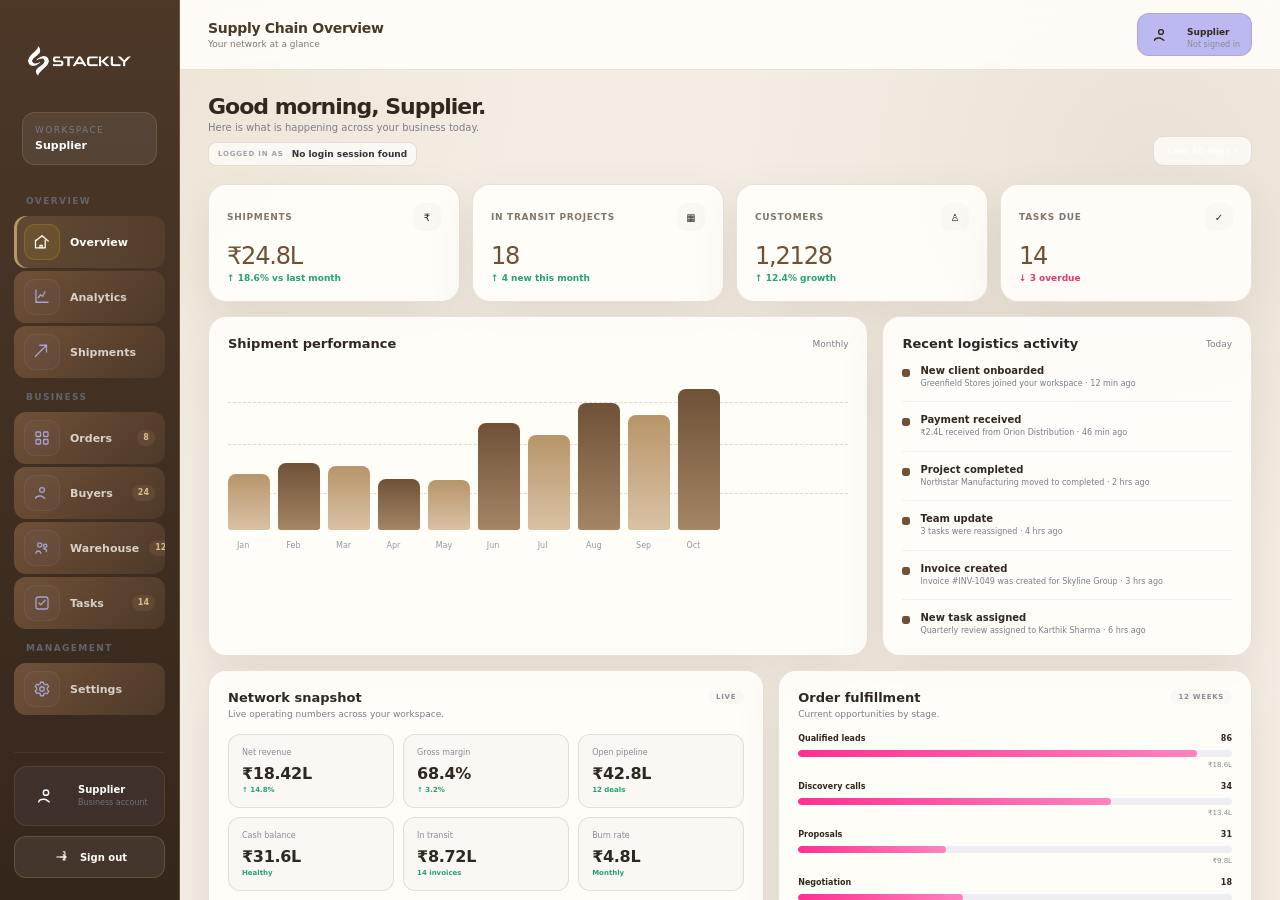
<file: dashboard.html>
<!DOCTYPE html>
<html lang="en">
<head>
<meta charset="UTF-8">
<meta name="viewport" content="width=device-width,initial-scale=1.0">
<title>Supply Chain Dashboard — Stackly</title>
<meta name="description" content="Stackly supply chain management dashboard.">

<style>
:root{
  --db-bg:#f4f3f8;
  --db-panel:#fff;
  --db-text:#14181d;
  --db-muted:#7b7e88;
  --db-line:#e7e8ed;
  --db-pink:#ff2f92;
  --db-pink-dark:#d81d77;
  --db-green:#20a66a;
  --db-orange:#e99a18;
  --db-red:#e43867;
  --db-blue:#3671e9;
  --db-sidebar:180px;
  --db-radius:18px;
  --db-shadow:0 12px 33px rgba(20,22,28,.06);
}
*{box-sizing:border-box;margin:0;padding:0}
html,body{height:100%}
body{
  font-family:Inter,ui-sans-serif,system-ui,-apple-system,BlinkMacSystemFont,"Segoe UI",sans-serif;
  background:var(--db-bg);
  color:var(--db-text);
  overflow:hidden;
}
button,input,select{font:inherit}
button{cursor:pointer}
a{text-decoration:none;color:inherit}

.stackly-supplier-dashboard{
  height:100vh;
  display:flex;
  overflow:hidden;
}

/* SIDEBAR */
.dashboard-sidebar{
  width:var(--db-sidebar);
  flex:0 0 var(--db-sidebar);
  height:100vh;
  padding:22px 14px;
  background:#101114;
  color:#fff;
  display:flex;
  flex-direction:column;
  border-right:1px solid #24182a;
  z-index:30;
}
.dashboard-brand{
  display:flex;
  align-items:center;
  gap:10px;
  padding:3px 10px 24px;
}
.dashboard-brand-mark{
  width:36px;height:36px;
  display:grid;place-items:center;
  border-radius:11px;
  color:#111;
  background:#fff;
  font-weight:930;
}
.dashboard-brand strong{font-size:20px;letter-spacing:-.8px}
.dashboard-role{
  margin:0 8px 18px;
  padding:11px 12px;
  border:1px solid rgba(183,183,183,.09);
  border-radius:13px;
  background:rgba(183,183,183,.043);
}
.dashboard-role small{
  display:block;
  color:#777982;
  font-size:9px;
  text-transform:uppercase;
  letter-spacing:1.4px;
}
.dashboard-role b{
  display:block;
  margin-top:4px;
  font-size:11px;
}
.dashboard-nav{
  flex:1;
  min-height:0;
  overflow-y:auto;
  overflow-x:hidden;
  padding:2px 0 12px;
}
.dashboard-nav::-webkit-scrollbar{width:4px}
.dashboard-nav::-webkit-scrollbar-thumb{background:#33633b;border-radius:99px}
.nav-heading{
  padding:11px 12px 7px;
  color:#62646d;
  font-size:9px;
  font-weight:830;
  letter-spacing:1.4px;
  text-transform:uppercase;
}
.dashboard-nav button{
  width:100%;
  display:flex;
  align-items:center;
  gap:11px;
  padding:11px 12px;
  margin:2px 0;
  border:0;
  border-radius:11px;
  background:transparent;
  color:#9698a0;
  text-align:left;
  font-size:11px;
  font-weight:700;
  transition:.2s ease;
}
.dashboard-nav button:hover{background:rgba(183,183,183,.06);color:#fff}
.dashboard-nav button.active{
  color:#fff;
  background:linear-gradient(90deg,rgba(183,47,146,.18),rgba(183,47,146,.06));
  box-shadow:inset 3px 0 0 var(--db-pink);
}
.nav-icon{
  width:24px;height:24px;
  display:grid;place-items:center;
  border-radius:8px;
  background:rgba(183,183,183,.043);
  font-size:11px;
  flex:0 0 24px;
}
.nav-count{
  margin-left:auto;
  min-width:20px;
  padding:3px 3px;
  border-radius:99px;
  text-align:center;
  color:#ff72b8;
  background:rgba(183,47,146,.10);
  font-size:8px;
}
.sidebar-bottom{
  border-top:1px solid rgba(183,183,183,.08);
  padding-top:13px;
}
.profile-mini{
  display:flex;
  align-items:center;
  gap:9px;
  padding:9px;
  border-radius:12px;
  background:rgba(183,183,183,.04);
}
.profile-avatar{
  width:31px;height:31px;
  display:grid;place-items:center;
  border-radius:10px;
  color:#fff;
  background:linear-gradient(133deg,#ff2f92,#733eff);
  font-size:10px;
  font-weight:830;
}
.profile-mini div{min-width:0}
.profile-mini b{display:block;font-size:10px;white-space:nowrap;overflow:hidden;text-overflow:ellipsis}
.profile-mini span{display:block;margin-top:2px;color:#6e7078;font-size:8px}
.sidebar-signout{
  width:100%;
  margin-top:9px;
  min-height:38px;
  display:flex;
  align-items:center;
  justify-content:center;
  gap:8px;
  border:1px solid rgba(183,183,183,.08);
  border-radius:11px;
  background:rgba(183,183,183,.033);
  color:#9a9ca4;
  font-size:10px;
  font-weight:730;
  transition:.2s ease;
}
.sidebar-signout:hover{
  color:#fff;
  border-color:rgba(183,47,146,.33);
  background:rgba(183,47,146,.10);
}
.sidebar-signout span{font-size:14px}
.dashboard-overlay{
  display:none;
  position:fixed;
  inset:0;
  z-index:18;
  background:rgba(3,6,8,.32);
  backdrop-filter:blur(2px);
}


/* MAIN APP */
.dashboard-main{
  min-width:0;
  flex:1;
  height:100vh;
  display:flex;
  flex-direction:column;
  overflow:hidden;
}
.dashboard-header{
  height:70px;
  flex:0 0 70px;
  display:flex;
  align-items:center;
  justify-content:space-between;
  gap:20px;
  padding:0 28px;
  background:rgba(183,183,183,.9);
  border-bottom:1px solid var(--db-line);
  backdrop-filter:blur(16px);
  z-index:20;
}
.mobile-menu{
  display:none;
  width:36px;height:36px;
  border:1px solid var(--db-line);
  border-radius:10px;
  background:#fff;
}
.header-left{display:flex;align-items:center;gap:14px;min-width:0}
.header-title h1{font-size:14px;letter-spacing:-.3px}
.header-title p{margin-top:3px;color:var(--db-muted);font-size:9px}
.header-right{display:flex;align-items:center;gap:9px}
.header-icon{
  width:33px;height:33px;
  display:grid;place-items:center;
  border:1px solid var(--db-line);
  border-radius:10px;
  background:#fff;
  color:#666972;
  position:relative;
}
.notification-dot{
  position:absolute;
  width:6px;height:6px;
  top:7px;right:7px;
  border-radius:30%;
  background:var(--db-pink);
  box-shadow:0 0 0 2px #fff;
}
.header-user{
  display:flex;align-items:center;gap:8px;
  padding:3px 8px 3px 3px;
  border:1px solid var(--db-line);
  border-radius:11px;
  background:#fff;
}
.header-avatar{
  width:27px;height:27px;
  display:grid;place-items:center;
  border-radius:8px;
  background:#111;
  color:#fff;
  font-size:9px;
  font-weight:800;
}
.header-user b{font-size:9px}
.header-user span{display:block;color:#888b94;font-size:8px;margin-top:1px}

/* SCROLLABLE CONTENT */
.dashboard-scroll{
  flex:1;
  min-height:0;
  overflow-y:auto;
  overflow-x:hidden;
  padding:24px 28px 43px;
  scroll-behavior:smooth;
}
.dashboard-scroll::-webkit-scrollbar{width:8px}
.dashboard-scroll::-webkit-scrollbar-thumb{background:#cfd1d7;border-radius:99px}
.dashboard-section{
  display:none;
  animation:sectionIn .28s ease both;
}
.dashboard-section.active{display:block}
@keyframes sectionIn{
  from{opacity:0;transform:translateY(8px)}
  to{opacity:1;transform:none}
}
.section-heading{
  display:flex;
  justify-content:space-between;
  align-items:flex-end;
  gap:20px;
  margin-bottom:18px;
}
.section-heading h2{font-size:22px;letter-spacing:-1px}
.section-heading p{margin-top:3px;color:var(--db-muted);font-size:10px}
.heading-action{
  padding:9px 13px;
  border:1px solid var(--db-line);
  border-radius:10px;
  background:#fff;
  color:#333861;
  font-size:9px;
  font-weight:800;
}
.logged-in-id{
  display:inline-flex;
  align-items:center;
  gap:8px;
  margin-top:9px;
  padding:6px 9px;
  border:1px solid #ececf1;
  border-radius:8px;
  background:#fafafd;
  max-width:100%;
}
.logged-in-id span{
  color:#a0a2a9;
  font-size:7px;
  font-weight:830;
  letter-spacing:.8px;
}
.logged-in-id strong{
  color:#33333b;
  font-size:9px;
  font-weight:730;
  overflow:hidden;
  text-overflow:ellipsis;
  white-space:nowrap;
}


/* CARDS */
.card{
  background:var(--db-panel);
  border:1px solid var(--db-line);
  border-radius:var(--db-radius);
  box-shadow:var(--db-shadow);
}
.stats-grid{
  display:grid;
  grid-template-columns:repeat(4,1fr);
  gap:12px;
}
.stat-card{padding:18px}
.stat-top{display:flex;align-items:center;justify-content:space-between}
.stat-label{color:var(--db-muted);font-size:9px;font-weight:730;text-transform:uppercase;letter-spacing:.7px}
.stat-icon{
  width:28px;height:28px;
  display:grid;place-items:center;
  border-radius:9px;
  background:#f7f7f9;
  font-size:10px;
}
.stat-value{margin-top:11px;font-size:24px;letter-spacing:-1.2px}
.stat-change{margin-top:3px;font-size:9px;font-weight:730}
.up{color:var(--db-green)}
.down{color:var(--db-red)}

.dashboard-subgrid{
  display:grid;
  grid-template-columns:repeat(3,minmax(0,1fr));
  gap:10px;
  margin-bottom:14px;
}
.mini-panel{
  min-height:412px;
  padding:13px;
  display:flex;
  flex-direction:column;
  overflow:hidden;
}
.mini-panel h3{
  color:#7e8189;
  font-size:8px;
  text-transform:uppercase;
  letter-spacing:.73px;
}
.mini-panel strong{
  margin-top:10px;
  font-size:19px;
  letter-spacing:-.7px;
}
.mini-panel span{
  margin-top:3px;
  color:#92949c;
  font-size:8px;
  line-height:1.43;
}
.mini-panel b{
  margin-top:auto;
  padding-top:9px;
  color:#666971;
  font-size:8px;
}

.extra-dashboard-stack{
  display:grid;
  gap:14px;
  margin-top:14px;
}
.wide-data-card,.data-table-card,.timeline-card,.notice-list{
  padding:19px;
}
.wide-card-head{
  display:flex;
  align-items:flex-start;
  justify-content:space-between;
  gap:14px;
  margin-bottom:16px;
}
.wide-card-head h3{font-size:13px}
.wide-card-head p{margin-top:4px;color:var(--db-muted);font-size:9px;line-height:1.3}
.data-period{
  padding:3px 8px;
  border-radius:99px;
  background:#f6f6f8;
  color:#8b8d93;
  font-size:7px;
  font-weight:830;
  letter-spacing:.7px;
}
.metric-row{
  display:grid;
  grid-template-columns:130px 90px minmax(100px,1fr) 43px;
  align-items:center;
  gap:12px;
  min-height:48px;
  border-top:1px solid #f0f0f3;
}
.metric-row:first-of-type{border-top:0}
.metric-row span{font-size:9px;font-weight:700}
.metric-row b{font-size:9px}
.metric-row small{color:#83878f;font-size:8px;text-align:right}
.metric-bar{
  height:7px;
  border-radius:99px;
  background:#eeeef2;
  overflow:hidden;
}
.metric-bar em{
  display:block;
  height:100%;
  border-radius:99px;
  background:linear-gradient(90deg,#ff2f92,#ff83bd);
}
.timeline-item{
  display:grid;
  grid-template-columns:33px 1fr auto;
  gap:12px;
  align-items:center;
  min-height:48px;
  border-top:1px solid #f0f0f3;
}
.timeline-item:first-of-type{border-top:0}
.timeline-item b{font-size:9px;color:#ff2f92}
.timeline-item span{font-size:9px;font-weight:730}
.timeline-item small{color:#898b93;font-size:8px;text-align:right}
.notice{
  display:grid;
  grid-template-columns:180px 1fr auto;
  gap:12px;
  align-items:center;
  min-height:30px;
  padding:10px 0;
  border-top:1px solid #f0f0f3;
}
.notice:first-of-type{border-top:0}
.notice strong{font-size:9px}
.notice span{color:#83878f;font-size:8px;line-height:1.3}
.notice b{font-size:8px;color:#666971;white-space:nowrap}
.analytics-row{
  display:grid;
  grid-template-columns:143px 110px 130px minmax(120px,1fr);
  align-items:center;
  gap:12px;
  min-height:30px;
  border-top:1px solid #f0f0f3;
}
.analytics-row:first-of-type{border-top:0}
.analytics-row strong{font-size:9px}
.analytics-row span,.analytics-row b{font-size:8px;color:#777a82}
.analytics-row i{
  height:7px;
  border-radius:99px;
  overflow:hidden;
  background:#eeeef2;
}
.analytics-row i em{
  display:block;
  height:100%;
  border-radius:99px;
  background:linear-gradient(90deg,#111216,#ff2f92);
}
.mini-data-table{width:100%;overflow-x:auto}
.mini-row{
  display:grid;
  grid-template-columns:1.3fr 1fr 1fr 1fr;
  min-width:360px;
  min-height:36px;
  align-items:center;
  border-top:1px solid #f0f0f3;
}
.mini-row span{font-size:8px}
.mini-row.header span{
  color:#8b8d93;
  font-size:7px;
  font-weight:830;
  text-transform:uppercase;
  letter-spacing:.7px;
}
.behaviour-grid,.portfolio-grid{
  display:grid;
  grid-template-columns:repeat(3,1fr);
  gap:10px;
}
.behaviour-grid div,.portfolio-grid div{
  padding:13px 12px;
  border:1px solid #ececf0;
  border-radius:12px;
  background:#fafafd;
}
.behaviour-grid b,.portfolio-grid b{
  display:block;
  font-size:14px;
  letter-spacing:-.3px;
}
.behaviour-grid span,.portfolio-grid span{
  display:block;
  margin-top:4px;
  color:#888b93;
  font-size:8px;
}
.age-grid{
  display:grid;
  grid-template-columns:repeat(4,1fr);
  gap:12px;
}
.age-grid div{
  padding:13px;
  border:1px solid #ececf0;
  border-radius:12px;
  background:#fafafd;
}
.age-grid span,.age-grid b{display:block;font-size:9px}
.age-grid b{margin-top:8px;font-size:13px}
.age-grid i{
  display:block;
  height:6px;
  margin-top:10px;
  border-radius:99px;
  background:#eeeef2;
  overflow:hidden;
}
.age-grid i em{
  display:block;
  height:100%;
  background:#ff2f92;
  border-radius:99px;
}
.expense-row{
  display:grid;
  grid-template-columns:1fr 100px 30px;
  min-height:36px;
  align-items:center;
  border-top:1px solid #f0f0f3;
}
.expense-row span{font-size:9px}
.expense-row b{font-size:9px}
.expense-row small{font-size:8px;color:#888b93;text-align:right}

.dashboard-grid{
  display:grid;
  grid-template-columns:1.43fr .8fr;
  gap:14px;
  margin-top:14px;
}
.panel{padding:19px}
.panel-title{
  display:flex;
  justify-content:space-between;
  align-items:center;
  gap:12px;
  margin-bottom:14px;
}
.panel-title h3{font-size:13px}
.panel-title span{color:var(--db-muted);font-size:9px}

.chart{
  height:183px;
  position:relative;
  display:flex;
  align-items:flex-end;
  gap:8px;
  padding:10px 0 18px;
}
.chart-line{
  position:absolute;
  left:0;right:0;
  border-top:1px dashed #ececf0;
}
.chart-line.l1{top:20%}
.chart-line.l2{top:43%}
.chart-line.l3{top:70%}
.bar{
  flex:1;
  min-width:10px;
  max-width:42px;
  height:var(--h);
  border-radius:8px 8px 3px 3px;
  background:linear-gradient(180deg,#ff4da1,#ffb4d7);
  position:relative;
  z-index:1;
}
.bar:nth-child(odd){background:linear-gradient(180deg,#202412,#777981)}
.bar span{
  position:absolute;
  bottom:-20px;
  left:30%;
  transform:translateX(-30%);
  color:#9699a1;
  font-size:8px;
}
.activity-list{display:grid;gap:12px}
.activity{
  display:flex;gap:10px;align-items:flex-start;
  padding-bottom:12px;
  border-bottom:1px solid #f0f0f3;
}
.activity:last-child{border-bottom:0;padding-bottom:0}
.activity-dot{
  width:8px;height:8px;
  flex:0 0 8px;
  margin-top:4px;
  border-radius:30%;
  background:var(--db-pink);
}
.activity b{display:block;font-size:10px}
.activity span{display:block;margin-top:3px;color:var(--db-muted);font-size:8px;line-height:1.3}

/* TABLES */
.table-card{overflow:hidden}
.table-wrap{
  width:100%;
  overflow:auto;
}
.data-table{
  width:100%;
  min-width:630px;
  border-collapse:collapse;
}
.data-table th{
  padding:12px 16px;
  background:#fafafd;
  color:#83878f;
  text-align:left;
  font-size:8px;
  text-transform:uppercase;
  letter-spacing:.8px;
}
.data-table td{
  padding:14px 16px;
  border-top:1px solid #f0f0f3;
  font-size:9px;
}
.data-table td strong{font-size:9px}
.status{
  display:inline-flex;
  padding:3px 8px;
  border-radius:99px;
  font-size:8px;
  font-weight:800;
}
.status.active{color:#188634;background:#eaf8f1}
.status.pending{color:#ae7118;background:#fff3df}
.status.closed{color:#8b4a34;background:#fcecef}
.avatar{
  width:28px;height:28px;
  display:inline-grid;place-items:center;
  margin-right:7px;
  vertical-align:middle;
  border-radius:9px;
  background:#ececf1;
  font-size:8px;
  font-weight:800;
}

/* PROJECT CARDS */
.project-grid{
  display:grid;
  grid-template-columns:repeat(3,1fr);
  gap:12px;
}
.project-card{padding:18px}
.project-top{display:flex;justify-content:space-between;gap:10px}
.project-card h3{font-size:12px}
.project-card p{margin-top:6px;color:var(--db-muted);font-size:9px;line-height:1.3}
.project-progress{margin-top:14px}
.progress-meta{display:flex;justify-content:space-between;color:#878a92;font-size:8px}
.progress-track{height:6px;margin-top:6px;border-radius:99px;background:#eeeef2;overflow:hidden}
.progress-track i{display:block;height:100%;width:var(--progress);border-radius:99px;background:var(--db-pink)}
.project-footer{display:flex;justify-content:space-between;align-items:center;margin-top:13px}
.project-people{display:flex}
.project-people span{
  width:22px;height:22px;
  margin-right:-3px;
  display:grid;place-items:center;
  border:2px solid #fff;
  border-radius:30%;
  background:#dddde3;
  font-size:7px;
}

/* REVENUE / KPI */
.kpi-grid{display:grid;grid-template-columns:repeat(3,1fr);gap:12px}
.kpi-card{padding:18px}
.kpi-card h3{font-size:10px;color:var(--db-muted)}
.kpi-card strong{display:block;margin-top:9px;font-size:18px;letter-spacing:-1px}
.kpi-card small{display:block;margin-top:4px;color:#888b93;font-size:8px}
.goal{
  margin-top:14px;
  padding:18px;
  border-radius:16px;
  background:#111216;
  color:#fff;
}
.goal-head{display:flex;justify-content:space-between;font-size:9px}
.goal p{margin-top:3px;color:#8e9098;font-size:8px}
.goal-track{height:7px;margin-top:13px;background:#2c2d32;border-radius:99px;overflow:hidden}
.goal-track i{display:block;width:74%;height:100%;background:linear-gradient(90deg,#ff2f92,#ff7fbd);border-radius:99px}

/* SETTINGS */
.settings-grid{display:grid;grid-template-columns:1fr 1fr;gap:14px}
.settings-card{padding:20px}
.settings-card h3{font-size:12px}
.settings-card p{margin-top:3px;color:var(--db-muted);font-size:9px;line-height:1.3}
.settings-field{margin-top:13px}
.settings-field label{display:block;margin-bottom:6px;font-size:9px;font-weight:800}
.settings-field input,.settings-field select{
  width:100%;height:42px;
  border:1px solid var(--db-line);
  border-radius:10px;
  background:#fafafd;
  padding:0 11px;
  outline:none;
  font-size:10px;
}
.save-btn{
  margin-top:13px;
  padding:10px 14px;
  border:0;
  border-radius:10px;
  background:#111216;
  color:#fff;
  font-size:9px;
  font-weight:800;
}

/* MOBILE */
@media(max-width:1030px){
  :root{--db-sidebar:220px}
  .stats-grid{grid-template-columns:repeat(2,1fr)}
  .dashboard-grid{grid-template-columns:1fr}
  .project-grid{grid-template-columns:repeat(2,1fr)}
}
@media(max-width:760px){
  body{overflow:hidden}
  .dashboard-sidebar{
    position:fixed;
    left:0;top:0;bottom:0;
    width:min(290px,86vw);
    transform:translateX(-110%);
    transition:transform .28s cubic-bezier(.22,.61,.36,1);
    box-shadow:22px 0 60px rgba(0,0,0,.28);
    z-index:40;
  }
  .dashboard-sidebar.open{transform:translateX(0)}
  .dashboard-sidebar.open + .dashboard-overlay{display:block}
  .dashboard-overlay{
    z-index:33;
  }
  .dashboard-main{width:100%;min-width:0}
  .dashboard-header{
    height:62px;
    flex-basis:62px;
    padding:0 12px;
    position:relative;
    z-index:30;
  }
  .mobile-menu{
    display:grid;
    place-items:center;
    flex:0 0 36px;
    font-size:16px;
    color:#22242a;
  }
  .mobile-menu.is-open{background:#111216;color:#fff}
  .header-left{gap:9px}
  .header-title{min-width:0}
  .header-title h1{
    font-size:14px;
    white-space:nowrap;
    overflow:hidden;
    text-overflow:ellipsis;
  }
  .header-title p{display:none}
  .header-user{
    padding:4px;
    border:0;
    background:transparent;
  }
  .header-user div{display:none}
  .header-icon{display:none}
  .dashboard-scroll{padding:18px 13px 33px}
  .dashboard-subgrid{grid-template-columns:repeat(2,minmax(0,1fr));gap:9px}
  .mini-panel{min-height:118px}
  .stats-grid{grid-template-columns:1fr 1fr;gap:9px}
  .stat-card{padding:14px}
  .stat-value{font-size:20px}
  .project-grid{grid-template-columns:1fr}
  .kpi-grid{grid-template-columns:1fr}
  .settings-grid{grid-template-columns:1fr}
  .section-heading{gap:12px}
  .logged-in-id{max-width:calc(100vw - 30px)}
}
@media(max-width:360px){
  .dashboard-subgrid{grid-template-columns:1fr}
  .stats-grid{grid-template-columns:1fr}
  .section-heading{align-items:flex-start;flex-direction:column}
  .header-icon{display:none}
  .heading-action{width:100%;text-align:center}
  .section-heading h2{font-size:20px}
  .dashboard-scroll{padding-left:11px;padding-right:11px}
  .data-table{min-width:680px}
}

@media(max-width:760px){
  .metric-row{grid-template-columns:1fr 63px;gap:8px;padding:8px 0}
  .metric-row .metric-bar{grid-column:1 / -1}
  .metric-row small{display:none}
  .analytics-row{grid-template-columns:1fr 80px;gap:7px;padding:8px 0}
  .analytics-row i{grid-column:1 / -1}
  .analytics-row b{display:none}
  .notice{grid-template-columns:1fr auto;gap:7px}
  .notice span{grid-column:1 / -1}
  .notice b{grid-column:2;grid-row:1}
  .timeline-item{grid-template-columns:48px 1fr}
  .timeline-item small{grid-column:2;text-align:left}
  .behaviour-grid,.portfolio-grid{grid-template-columns:repeat(2,1fr)}
  .age-grid{grid-template-columns:1fr 1fr}
  .wide-data-card,.data-table-card,.timeline-card,.notice-list{padding:13px}
}
@media(max-width:360px){
  .behaviour-grid,.portfolio-grid,.age-grid{grid-template-columns:1fr}
}


/* ===== EXTENDED OVERVIEW DATA ===== */
.overview-data-grid{display:grid;grid-template-columns:1.08fr .92fr;gap:14px;margin-top:14px}
.overview-three-grid{display:grid;grid-template-columns:repeat(3,1fr);gap:14px;margin-top:14px}
.overview-data-card{padding:19px;min-width:0}
.overview-wide-card{margin-top:14px}
.overview-card-head{display:flex;justify-content:space-between;align-items:flex-start;gap:12px;margin-bottom:13px}
.overview-card-head h3{font-size:13px}
.overview-card-head p{margin-top:4px;color:var(--db-muted);font-size:9px;line-height:1.3}
.overview-card-head>span{padding:3px 8px;border-radius:99px;background:#f6f6f8;color:#8b8d93;font-size:7px;font-weight:830;letter-spacing:.7px;white-space:nowrap}
.overview-kpi-grid{display:grid;grid-template-columns:repeat(3,1fr);gap:9px}
.overview-kpi-grid>div{padding:13px;border:1px solid #ececf0;border-radius:12px;background:#fafafd}
.overview-kpi-grid small{display:block;color:#898b93;font-size:8px}
.overview-kpi-grid strong{display:block;margin-top:7px;font-size:16px;letter-spacing:-.3px}
.overview-kpi-grid em{display:block;margin-top:3px;color:var(--db-green);font-size:7px;font-style:normal;font-weight:800}
.funnel-list>div,.capacity-list>div,.target-list>div{margin-top:13px}
.funnel-list label,.capacity-list label,.target-list label{display:flex;justify-content:space-between;gap:10px;font-size:8px;font-weight:730}
.funnel-list label b,.capacity-list label b,.target-list label b{font-size:8px}
.funnel-list i,.capacity-list i,.target-list i,.resource-list i{display:block;height:7px;margin-top:7px;border-radius:99px;background:#eeeef2;overflow:hidden}
.funnel-list em,.capacity-list em,.target-list em,.resource-list em{display:block;height:100%;border-radius:99px;background:linear-gradient(90deg,#ff2f92,#ff83bd)}
.funnel-list small,.target-list small{display:block;margin-top:4px;color:#888b93;font-size:7px;text-align:right}
.finance-list>div{display:grid;grid-template-columns:1fr auto auto;align-items:center;gap:12px;min-height:39px;border-top:1px solid #f0f0f3}
.finance-list>div:first-child{border-top:0}
.finance-list span{font-size:8px;color:#777a82}
.finance-list strong{font-size:9px}
.finance-list b{font-size:7px;color:#777a82}
.finance-list .positive{color:var(--db-green)}
.finance-list .warning{color:var(--db-orange)}
.delivery-list>div{display:grid;grid-template-columns:1.13fr .8fr 33px;gap:10px;align-items:center;padding:9px 0;border-top:1px solid #f0f0f3}
.delivery-list>div:first-child{border-top:0}
.delivery-list span b{display:block;font-size:8px}
.delivery-list span small{display:block;margin-top:3px;color:#898b93;font-size:7px}
.delivery-list i{height:6px;border-radius:99px;background:#eeeef2;overflow:hidden}
.delivery-list i em{display:block;height:100%;border-radius:99px;background:linear-gradient(90deg,#111216,#ff2f92)}
.delivery-list strong{font-size:7px;color:#777a82;text-align:right}
.overview-schedule>div{display:grid;grid-template-columns:38px 1fr 38px;gap:14px;align-items:center;min-height:32px;border-top:1px solid #f0f0f3}
.overview-schedule>div:first-child{border-top:0}
.overview-schedule time{font-size:8px;font-weight:830;color:#ff2f92}
.overview-schedule b{display:block;font-size:9px}
.overview-schedule span{display:block;margin-top:3px;color:#888b93;font-size:8px}
.overview-schedule em{justify-self:end;padding:3px 7px;border-radius:99px;background:#f6f6f8;color:#777a82;font-size:7px;font-style:normal;font-weight:800}
.client-rank-list>div{display:grid;grid-template-columns:18px 1fr auto;gap:9px;align-items:center;padding:10px 0;border-top:1px solid #f0f0f3}
.client-rank-list>div:first-child{border-top:0}
.client-rank-list>b{font-size:7px;color:#a0a2a9}
.client-rank-list span{font-size:8px;font-weight:730}
.client-rank-list span small{display:block;margin-top:3px;color:#898b93;font-size:7px;font-weight:300}
.client-rank-list strong{font-size:8px}
.capacity-list label{font-size:8px}
.priority-list>div{display:grid;grid-template-columns:9px 1fr auto;gap:9px;align-items:center;padding:9px 0;border-top:1px solid #f0f0f3}
.priority-list>div:first-child{border-top:0}
.priority-list span{font-size:8px;font-weight:730}
.priority-list span small{display:block;margin-top:3px;color:#898b93;font-size:7px;font-weight:300}
.priority-list b{font-size:7px;color:#777a82}
.priority-dot{width:7px;height:7px;border-radius:30%;display:block}
.priority-dot.high{background:#e43867}.priority-dot.medium{background:#e99a18}.priority-dot.low{background:#3671e9}
.overview-activity-table{width:100%;overflow:auto}
.overview-table-row{display:grid;grid-template-columns:2fr .8fr .8fr .8fr .3fr;gap:12px;align-items:center;min-width:630px;min-height:49px;border-top:1px solid #f0f0f3}
.overview-table-row.head{min-height:30px;border-top:0}
.overview-table-row.head span{color:#8b8d93;font-size:7px;font-weight:830;text-transform:uppercase;letter-spacing:.6px}
.overview-table-row>span,.overview-table-row>strong,.overview-table-row>time{font-size:8px}
.overview-table-row>span b{display:block;font-size:8px}
.overview-table-row>span small{display:block;margin-top:3px;color:#898b93;font-size:7px}
.overview-table-row strong{color:var(--db-green);font-size:7px}
.overview-table-row strong.risk{color:var(--db-red)}
.overview-table-row time{color:#898b93}
.health-list>div{display:grid;grid-template-columns:1fr auto auto;gap:10px;align-items:center;min-height:39px;border-top:1px solid #f0f0f3}
.health-list>div:first-child{border-top:0}
.health-list span{font-size:8px;color:#777a82}.health-list strong{font-size:9px}.health-list em{font-size:7px;color:#888b93;font-style:normal}
.resource-list>div{display:grid;grid-template-columns:1fr 34px;gap:8px;align-items:center;margin-top:13px}
.resource-list span{font-size:8px}.resource-list strong{font-size:8px;text-align:right}
.resource-list i{grid-column:1/-1;margin-top:0}
.target-list small{font-size:7px}
@media(max-width:1030px){
 .overview-three-grid{grid-template-columns:1fr 1fr}
 .overview-three-grid>.overview-data-card:last-child{grid-column:1/-1}
}
@media(max-width:760px){
 .overview-data-grid{grid-template-columns:1fr}
 .overview-three-grid{grid-template-columns:1fr}
 .overview-three-grid>.overview-data-card:last-child{grid-column:auto}
 .overview-kpi-grid{grid-template-columns:repeat(2,1fr)}
 .overview-schedule>div{grid-template-columns:48px 1fr 33px;gap:9px}
}
@media(max-width:360px){
 .overview-kpi-grid{grid-template-columns:1fr}
 .overview-data-card{padding:13px}
 .overview-schedule>div{grid-template-columns:1fr auto;gap:6px;padding:9px 0}
 .overview-schedule time{grid-column:1/-1}
 .overview-schedule em{grid-column:2;grid-row:2}
 .delivery-list>div{grid-template-columns:1fr 32px}
 .delivery-list i{grid-column:1}
 .delivery-list strong{grid-column:2;grid-row:1/3}
}
</style>

<style id="stackly-light-brown-beige-palette">
:root{
  --theme-brown:#6f5138;
  --theme-brown-dark:#4d3828;
  --theme-brown-soft:#8b6b4d;
  --theme-beige:#f4ede3;
  --theme-beige-light:#fbf8f3;
  --theme-cream:#fffdf9;
  --theme-text:#30271f;
  --theme-muted:#82766a;
  --theme-line:rgba(111,81,56,.16);
  --theme-gold:#b8956a;
  --theme-shadow:0 18px 45px rgba(76,56,40,.10);
}
body{
  background:
    radial-gradient(circle at 10% 8%,rgba(184,149,106,.10),transparent 28%),
    radial-gradient(circle at 90% 18%,rgba(111,81,56,.07),transparent 30%),
    var(--theme-beige) !important;
  color:var(--theme-text) !important;
}
.dashboard-sidebar{
  background:linear-gradient(180deg,#4d3828,#35261c) !important;
  border-right:1px solid rgba(184,149,106,.35) !important;
}
.dashboard-role{
  background:rgba(255,253,249,.07) !important;
  border-color:rgba(184,149,106,.25) !important;
}
.dashboard-nav button,
.sidebar-nav button,
.sidebar-link{
  color:rgba(255,253,249,.76) !important;
}
.dashboard-nav button:hover,
.dashboard-nav button.active,
.sidebar-nav button:hover,
.sidebar-nav button.active,
.sidebar-link:hover,
.sidebar-link.active{
  background:linear-gradient(90deg,rgba(184,149,106,.22),rgba(111,81,56,.34)) !important;
  color:#fffdf9 !important;
}
.dashboard-nav button.active{
  box-shadow:inset 3px 0 0 var(--theme-gold) !important;
}
.nav-count{
  color:#d8b990 !important;
  background:rgba(184,149,106,.14) !important;
}
.dashboard-header,
.dashboard-topbar{
  background:rgba(255,253,249,.92) !important;
  border-bottom:1px solid var(--theme-line) !important;
}
.dashboard-header h1,
.dashboard-topbar h1,
.section-title,
.card-title{
  color:var(--theme-brown-dark) !important;
}
.dashboard-header p,
.section-subtitle,
.muted,
.card-subtitle{
  color:var(--theme-muted) !important;
}
.card,
.dashboard-card,
.data-card,
.wide-data-card,
.data-table-card,
.timeline-card,
.mini-panel,
.stat-card,
.metric-card,
.chart-card,
.table-card,
.settings-card,
.overview-card,
.panel,
.project-card,
.kpi-card{
  background:rgba(255,253,249,.96) !important;
  border-color:var(--theme-line) !important;
  box-shadow:var(--theme-shadow) !important;
}
.card:hover,
.dashboard-card:hover,
.data-card:hover,
.wide-data-card:hover,
.mini-panel:hover,
.stat-card:hover,
.metric-card:hover{
  border-color:rgba(184,149,106,.45) !important;
}
.stat-icon,
.data-period,
.heading-action,
.overview-card-head>span,
.logged-in-id,
.behaviour-grid div,
.portfolio-grid div,
.age-grid div,
.overview-kpi-grid>div{
  background:var(--theme-beige-light) !important;
  border-color:var(--theme-line) !important;
}
.stat-value,
.kpi-value,
.metric-value,
.card-value,
.big-number{
  color:var(--theme-brown) !important;
}
.stat-label,
.kpi-label,
.metric-label,
.card-label{
  color:var(--theme-muted) !important;
}
button,
.primary-btn,
.dashboard-btn,
.btn-primary,
.save-btn{
  background:linear-gradient(135deg,var(--theme-brown),var(--theme-brown-dark)) !important;
  color:#fffdf9 !important;
  border-color:var(--theme-brown) !important;
}
button:hover,
.primary-btn:hover,
.dashboard-btn:hover,
.btn-primary:hover,
.save-btn:hover{
  background:linear-gradient(135deg,var(--theme-brown-soft),var(--theme-brown)) !important;
  box-shadow:0 10px 24px rgba(111,81,56,.20) !important;
}
.secondary-btn,
.btn-secondary{
  background:var(--theme-cream) !important;
  color:var(--theme-brown) !important;
  border:1px solid rgba(184,149,106,.60) !important;
}
.secondary-btn:hover,
.btn-secondary:hover{
  background:var(--theme-beige) !important;
}
.status.active{
  color:#55714f !important;
  background:#edf3e9 !important;
}
.status.pending{
  color:#8a6436 !important;
  background:#f7eedf !important;
}
.status.closed{
  color:#7a5147 !important;
  background:#f4e7e2 !important;
}
.progress,
.metric-track,
.bar-track,
.progress-track,
.metric-bar{
  background:#e8ddce !important;
}
.progress > span,
.metric-bar > span,
.bar-fill,
.progress-track i{
  background:linear-gradient(90deg,var(--theme-brown),var(--theme-gold)) !important;
}
.chart-line{
  border-color:#e4d9ca !important;
}
.bar{
  background:linear-gradient(180deg,#b8956a,#d9c2a4) !important;
}
.bar:nth-child(odd){
  background:linear-gradient(180deg,#6f5138,#a48565) !important;
}
.activity-dot,
.timeline-dot{
  background:var(--theme-brown) !important;
}
.timeline-dot{
  border-color:var(--theme-gold) !important;
}
table thead,
.mini-data-table thead{
  background:var(--theme-beige) !important;
}
table th,
.mini-data-table th{
  color:var(--theme-brown-dark) !important;
}
table td,
.mini-data-table td{
  border-color:var(--theme-line) !important;
  color:var(--theme-text) !important;
}
input,
select,
textarea,
.form-control{
  background:#fffdf9 !important;
  color:var(--theme-text) !important;
  border-color:rgba(111,81,56,.20) !important;
}
input:focus,
select:focus,
textarea:focus,
.form-control:focus{
  border-color:var(--theme-gold) !important;
  box-shadow:0 0 0 3px rgba(184,149,106,.14) !important;
}
.avatar,
.user-avatar,
.profile-avatar,
.header-avatar{
  background:linear-gradient(135deg,var(--theme-brown),var(--theme-gold)) !important;
  color:#fffdf9 !important;
}
.sidebar-signout{
  background:rgba(255,253,249,.07) !important;
  color:#fffdf9 !important;
  border-color:rgba(184,149,106,.28) !important;
}
.sidebar-signout:hover{
  background:rgba(184,149,106,.16) !important;
  border-color:var(--theme-gold) !important;
}
.notice,
.attention-item{
  border-left-color:var(--theme-gold) !important;
  background:rgba(184,149,106,.07) !important;
}
.goal{
  background:linear-gradient(135deg,#4d3828,#6f5138) !important;
}
.goal-track{
  background:#38291f !important;
}
.goal-track i{
  background:linear-gradient(90deg,#b8956a,#dfc4a0) !important;
}
.dashboard-overlay{
  background:rgba(53,38,28,.62) !important;
}
@media(max-width:760px){
  .dashboard-header,
  .dashboard-topbar{
    background:rgba(255,253,249,.97) !important;
  }
}
</style>


<style id="stackly-about-logo-treatment">
  .dashboard-brand{
    display:flex;
    align-items:center;
    gap:10px;
    padding:3px 10px 24px;
  }
  .dashboard-brand-mark.stackly-dashboard-logo{
    width:36px !important;
    height:36px !important;
    flex:0 0 36px !important;
    display:block !important;
    object-fit:contain !important;
    object-position:center !important;
    border-radius:0 !important;
    background:transparent !important;
    color:inherit !important;
    filter:
      brightness(0)
      saturate(100%)
      invert(14%)
      sepia(78%)
      saturate(1844%)
      hue-rotate(340deg)
      brightness(83%)
      contrast(99%);
  }
  .dashboard-brand strong{
    color:#fff !important;
    font-family:Fraunces, Georgia, serif !important;
    font-weight:600 !important;
    letter-spacing:-.03em !important;
  }
  @media(max-width:760px){
    .dashboard-brand-mark.stackly-dashboard-logo{
      width:36px !important;
      height:36px !important;
      flex-basis:36px !important;
    }
  }
</style>


<style id="stackly-sidebar-alignment-fix">
/* Sidebar alignment only — preserve the existing logo asset/design */
.dashboard-sidebar{
  padding-left:14px !important;
  padding-right:14px !important;
}

.dashboard-brand{
  width:100% !important;
  min-height:38px !important;
  padding:3px 10px 20px !important;
  gap:12px !important;
  align-items:center !important;
}

.dashboard-brand-mark.stackly-dashboard-logo{
  width:48px !important;
  height:48px !important;
  flex:0 0 48px !important;
  margin:0 !important;
  object-fit:contain !important;
  object-position:center !important;
}

.dashboard-brand strong{
  line-height:1.1 !important;
  margin:0 !important;
}

.dashboard-role{
  width:calc(100% - 16px) !important;
  margin:0 8px 18px !important;
  padding:12px 12px !important;
}

.dashboard-nav{
  width:100% !important;
}

.dashboard-nav button{
  width:100% !important;
  min-height:44px !important;
  padding:10px 12px !important;
  margin:2px 0 !important;
  align-items:center !important;
}

.nav-icon{
  width:28px !important;
  height:28px !important;
  flex:0 0 28px !important;
  margin:0 !important;
}

.sidebar-bottom{
  width:100% !important;
  padding-top:13px !important;
}

.profile-mini{
  width:100% !important;
  min-height:30px !important;
  padding:9px !important;
  gap:10px !important;
  align-items:center !important;
}

.profile-avatar{
  width:36px !important;
  height:36px !important;
  flex:0 0 36px !important;
  margin:0 !important;
}

.profile-mini div{
  min-width:0 !important;
  flex:1 1 auto !important;
}

.sidebar-signout{
  width:100% !important;
  min-height:40px !important;
  margin-top:9px !important;
}

/* Keep mobile sidebar internally aligned too */
@media(max-width:760px){
  .dashboard-brand{
    padding-left:10px !important;
    padding-right:10px !important;
  }
  .dashboard-brand-mark.stackly-dashboard-logo{
    width:48px !important;
    height:48px !important;
    flex-basis:48px !important;
  }
}
</style>


<style id="stackly-logo-theme-size">
.dashboard-brand{
  align-items:center !important;
  gap:12px !important;
  min-height:64px !important;
}

.dashboard-brand-link{
  width:38px !important;
  height:38px !important;
  flex:0 0 38px !important;
  display:flex !important;
  align-items:center !important;
  justify-content:center !important;
  border-radius:14px !important;
  background:rgba(183,180,240,.08) !important;
  border:1px solid rgba(201,162,39,.28) !important;
  box-shadow:0 8px 22px rgba(0,0,0,.16) !important;
}

.dashboard-brand-mark.stackly-dashboard-logo{
  width:32px !important;
  height:32px !important;
  flex:0 0 32px !important;
  margin:0 !important;
  object-fit:contain !important;
  object-position:center !important;
}

.dashboard-brand-link:hover{
  border-color:var(--gold) !important;
  background:rgba(201,162,39,.12) !important;
  transform:translateY(-1px);
}

@media(max-width:760px){
  .dashboard-brand-link{
    width:36px !important;
    height:36px !important;
    flex-basis:36px !important;
  }
  .dashboard-brand-mark.stackly-dashboard-logo{
    width:30px !important;
    height:30px !important;
    flex-basis:30px !important;
  }
}
</style>


<script id="stackly-404-routing">
document.addEventListener('click', function(event) {
  const target = event.target.closest('[data-404-link="true"]');
  if (!target) return;
  event.preventDefault();
  event.stopPropagation();
  window.location.href = '404.html';
});

document.addEventListener('DOMContentLoaded', function() {
  const logo = document.querySelector('.dashboard-brand-link');
  if (logo) {
    logo.addEventListener('click', function(event) {
      event.preventDefault();

      const overviewButton = document.querySelector(
        '.dashboard-nav button[data-section="overview"]'
      );

      if (overviewButton) {
        overviewButton.click();
      } else {
        window.location.hash = 'overview';
      }

      const scrollArea = document.getElementById('dashboardScroll');
      if (scrollArea) scrollArea.scrollTo({ top: 0, behavior: 'smooth' });
    });
  }
});
</script>


<style id="stackly-header-sidebar-polish">
/* Clean Stackly branding */
.dashboard-brand{
  padding:6px 10px 22px !important;
  gap:12px !important;
  align-items:center !important;
}

.dashboard-brand-link{
  width:64px !important;
  height:32px !important;
  flex:0 0 64px !important;
  display:flex !important;
  align-items:center !important;
  justify-content:flex-start !important;
  border:0 !important;
  border-radius:0 !important;
  background:transparent !important;
  box-shadow:none !important;
  transform:none !important;
}

.dashboard-brand-link:hover{
  background:transparent !important;
  border:0 !important;
  box-shadow:none !important;
  transform:none !important;
}

.dashboard-brand-mark.stackly-dashboard-logo{
  width:60px !important;
  height:48px !important;
  flex:0 0 60px !important;
  object-fit:contain !important;
  object-position:left center !important;
  margin:0 !important;
  filter:
    brightness(0)
    saturate(100%)
    invert(14%)
    sepia(78%)
    saturate(1844%)
    hue-rotate(340deg)
    brightness(83%)
    contrast(99%) !important;
}

.dashboard-brand strong{
  color:var(--ivory) !important;
  font-size:20px !important;
  line-height:1.1 !important;
}

/* Human/user icon in sidebar */
.profile-avatar{
  width:38px !important;
  height:38px !important;
  flex:0 0 38px !important;
  display:grid !important;
  place-items:center !important;
  border-radius:11px !important;
  font-size:20px !important;
  line-height:1 !important;
  background:linear-gradient(133deg,var(--cherry),var(--gold)) !important;
  color:var(--ivory) !important;
}

/* Human/user icon in header */
.header-avatar{
  width:32px !important;
  height:32px !important;
  flex:0 0 32px !important;
  display:grid !important;
  place-items:center !important;
  border-radius:9px !important;
  font-size:14px !important;
  line-height:1 !important;
  background:linear-gradient(133deg,var(--cherry),var(--gold)) !important;
  color:var(--ivory) !important;
}

/* Header account area stays clean after removing unwanted action buttons */
.header-right{
  gap:0 !important;
}

.header-user{
  padding:3px 10px 3px 3px !important;
  gap:9px !important;
  border-color:rgba(136,21,33,.14) !important;
  background:rgba(183,180,240,.92) !important;
}

@media(max-width:760px){
  .dashboard-brand{
    padding:3px 10px 20px !important;
  }
  .dashboard-brand-link{
    width:38px !important;
    height:48px !important;
    flex-basis:38px !important;
  }
  .dashboard-brand-mark.stackly-dashboard-logo{
    width:34px !important;
    height:44px !important;
    flex-basis:34px !important;
  }
  .header-right{
    gap:0 !important;
  }
}
</style>


<style id="stackly-supplier-visual-polish">
/* =========================================================
   SUPPLIER DASHBOARD — SIDEBAR / PROFILE POLISH ONLY
   Existing structure, colors, content and behavior preserved.
   ========================================================= */

/* Larger, cleaner Stackly wordmark */
.dashboard-brand{
  width:100% !important;
  min-height:78px !important;
  padding:8px 10px 20px !important;
  gap:0 !important;
  align-items:center !important;
}
.dashboard-brand-link{
  width:100% !important;
  height:62px !important;
  flex:1 1 auto !important;
  display:flex !important;
  align-items:center !important;
  justify-content:flex-start !important;
  overflow:hidden !important;
}
.dashboard-brand-mark.stackly-dashboard-logo{
  width:130px !important;
  height:38px !important;
  max-width:100% !important;
  flex:0 1 auto !important;
  object-fit:contain !important;
  object-position:left center !important;
  margin:0 !important;
}

/* Consistent modern outline icon system */
.dashboard-nav button{
  min-height:46px !important;
  padding:8px 10px !important;
  margin:3px 0 !important;
  gap:10px !important;
  border-radius:12px !important;
}
.nav-icon{
  width:36px !important;
  height:36px !important;
  flex:0 0 36px !important;
  display:grid !important;
  place-items:center !important;
  border:1px solid rgba(183,180,240,.08) !important;
  border-radius:11px !important;
  background:rgba(183,180,240,.033) !important;
  color:rgba(183,180,240,.82) !important;
  font-size:0 !important;
}
.nav-icon svg{
  width:18px !important;
  height:18px !important;
  display:block !important;
  fill:none !important;
  stroke:currentColor !important;
  stroke-width:1.7 !important;
  stroke-linecap:round !important;
  stroke-linejoin:round !important;
}
.dashboard-nav button:hover .nav-icon,
.dashboard-nav button.active .nav-icon{
  color:var(--ivory) !important;
  border-color:rgba(201,162,39,.28) !important;
  background:rgba(201,162,39,.12) !important;
}
.nav-count{
  margin-left:auto !important;
  min-width:18px !important;
  padding:4px 6px !important;
  line-height:1 !important;
  flex:0 0 auto !important;
}

/* Bottom supplier profile */
.sidebar-bottom{
  padding-top:13px !important;
}
.profile-mini{
  min-height:38px !important;
  padding:8px 10px !important;
  gap:11px !important;
  border:1px solid rgba(201,162,39,.16) !important;
  border-radius:13px !important;
  background:rgba(183,180,240,.06) !important;
}
.profile-avatar{
  width:42px !important;
  height:42px !important;
  flex:0 0 42px !important;
  border-radius:12px !important;
  display:grid !important;
  place-items:center !important;
  font-size:0 !important;
}
.profile-avatar svg{
  width:20px !important;
  height:20px !important;
  display:block !important;
  fill:none !important;
  stroke:currentColor !important;
  stroke-width:1.8 !important;
  stroke-linecap:round !important;
  stroke-linejoin:round !important;
}
.profile-mini b{
  font-size:10px !important;
  line-height:1.2 !important;
}
.profile-mini span{
  font-size:8px !important;
  line-height:1.18 !important;
}

/* Sign out */
.sidebar-signout{
  min-height:42px !important;
  margin-top:10px !important;
  gap:8px !important;
  border-radius:12px !important;
  justify-content:center !important;
}
.sidebar-signout .signout-icon{
  width:20px !important;
  height:20px !important;
  display:grid !important;
  place-items:center !important;
  font-size:0 !important;
}
.sidebar-signout .signout-icon svg{
  width:14px !important;
  height:14px !important;
  display:block !important;
  fill:none !important;
  stroke:currentColor !important;
  stroke-width:1.8 !important;
  stroke-linecap:round !important;
  stroke-linejoin:round !important;
}

/* Header supplier profile */
.header-user{
  min-height:42px !important;
  padding:3px 11px 3px 6px !important;
  gap:9px !important;
  border-radius:12px !important;
}
.header-avatar{
  width:34px !important;
  height:34px !important;
  flex:0 0 34px !important;
  border-radius:10px !important;
  font-size:0 !important;
}
.header-avatar svg{
  width:18px !important;
  height:18px !important;
  display:block !important;
  fill:none !important;
  stroke:currentColor !important;
  stroke-width:1.8 !important;
  stroke-linecap:round !important;
  stroke-linejoin:round !important;
}
.header-user b{font-size:9px !important;line-height:1.2 !important}
.header-user span{font-size:8px !important;line-height:1.2 !important}

/* Only explicitly marked unavailable elements go to the existing 404 page. */
[data-404-link="true"]{cursor:pointer !important}

/* Responsive: preserve the mobile sidebar behavior and keep the logo visible. */
@media(max-width:760px){
  .dashboard-brand{
    min-height:76px !important;
    padding:7px 10px 18px !important;
  }
  .dashboard-brand-link{
    height:38px !important;
  }
  .dashboard-brand-mark.stackly-dashboard-logo{
    width:143px !important;
    height:34px !important;
  }
  .dashboard-nav button{
    min-height:46px !important;
  }
  .nav-icon{
    width:36px !important;
    height:36px !important;
    flex-basis:36px !important;
  }
  .profile-mini{
    min-height:36px !important;
  }
  .profile-avatar{
    width:42px !important;
    height:42px !important;
    flex-basis:42px !important;
  }
  .header-avatar{
    width:34px !important;
    height:34px !important;
    flex-basis:34px !important;
  }
}
</style>

</head>

<body>
<div class="stackly-supplier-dashboard">

<aside class="dashboard-sidebar" id="dashboardSidebar">
  <div class="dashboard-brand">
    <a href="#overview" class="dashboard-brand-link" aria-label="Stackly Dashboard Overview"><img class="dashboard-brand-mark stackly-dashboard-logo" src="img/stackly-logo.webp" alt="Stackly"></a>
  </div>

  <div class="dashboard-role">
    <small>Workspace</small>
    <b>Supplier</b>
  </div>

  <nav class="dashboard-nav" id="dashboardNav">
    <div class="nav-heading">Overview</div>
    <button class="active" data-section="overview"><span class="nav-icon"><svg viewBox="0 0 24 24" aria-hidden="true"><path d="M3.3 10.8 12 3.7l8.3 7.1"/><path d="M3.3 9.6v10.2h13V9.6"/><path d="M9.3 19.8v-3.3h3v3.3"/></svg></span>Overview</button>
    <button data-section="analytics"><span class="nav-icon"><svg viewBox="0 0 24 24" aria-hidden="true"><path d="M4 19V3"/><path d="M4 19h16"/><path d="m7 13 3-4 3 2 3-6"/></svg></span>Analytics</button>
    <button data-section="revenue"><span class="nav-icon"><svg viewBox="0 0 24 24" aria-hidden="true"><path d="M3 18 18 3"/><path d="M9 3h9v9"/></svg></span>Shipments</button>

    <div class="nav-heading">Business</div>
    <button data-section="projects"><span class="nav-icon"><svg viewBox="0 0 24 24" aria-hidden="true"><rect x="4" y="4" width="6" height="6" rx="1"/><rect x="14" y="4" width="6" height="6" rx="1"/><rect x="4" y="14" width="6" height="6" rx="1"/><rect x="14" y="14" width="6" height="6" rx="1"/></svg></span>Orders<span class="nav-count">8</span></button>
    <button data-section="clients"><span class="nav-icon"><svg viewBox="0 0 24 24" aria-hidden="true"><circle cx="12" cy="8" r="3.2"/><path d="M3.3 19c.8-3.2 3.1-3 6.3-3s3.7 1.8 6.3 3"/></svg></span>Buyers<span class="nav-count">24</span></button>
    <button data-section="team"><span class="nav-icon"><svg viewBox="0 0 24 24" aria-hidden="true"><circle cx="9" cy="8" r="2.8"/><circle cx="16.3" cy="9" r="2.2"/><path d="M3.8 19c.7-3.3 2.6-3 3.2-3s4.3 1.7 3.2 3"/><path d="M14.3 13c2.8.1 4.7 1.4 3.2 4"/></svg></span>Warehouse<span class="nav-count">12</span></button>
    <button data-section="tasks"><span class="nav-icon"><svg viewBox="0 0 24 24" aria-hidden="true"><rect x="4" y="4" width="16" height="16" rx="3"/><path d="m8 12 2.3 2.3L16.3 8.3"/></svg></span>Tasks<span class="nav-count">14</span></button>

    <div class="nav-heading">Management</div>
    <button data-section="settings"><span class="nav-icon"><svg viewBox="0 0 24 24" aria-hidden="true"><circle cx="12" cy="12" r="3"/><path d="M19 13.3a7.7 7.7 0 0 0 0-3l2-1.2-2-3.4-2.2.9a7.7 7.7 0 0 0-2.6-1.3L14 3h-4l-.3 2.3a7.7 7.7 0 0 0-2.6 1.3l-2.2-.9-2 3.4 2 1.2a7.7 7.7 0 0 0 0 3l-2 1.2 2 3.4 2.2-.9a7.7 7.7 0 0 0 2.6 1.3L10 21h4l.3-2.3a7.7 7.7 0 0 0 2.6-1.3l2.2.9 2-3.4z"/></svg></span>Settings</button>
  </nav>

  <div class="sidebar-bottom">
    <div class="profile-mini">
      <span class="profile-avatar" id="sidebarAvatar" aria-hidden="true"><svg viewBox="0 0 24 24" aria-hidden="true"><circle cx="12" cy="8" r="3.2"/><path d="M3.3 19c.8-3.2 3.1-3 6.3-3s3.7 1.8 6.3 3"/></svg></span>
      <div>
        <b id="sidebarName">Supplier</b>
        <span id="sidebarEmail">Business account</span>
      </div>
    </div>
    <button class="sidebar-signout" id="signOutButton" type="button">
      <span class="signout-icon" aria-hidden="true"><svg viewBox="0 0 24 24"><path d="M14 3h3v14h-3"/><path d="M10 12h9"/><path d="m14 8 4 4-4 4"/><path d="M19 12H3"/></svg></span> Sign out
    </button>
  </div>
</aside>

<div class="dashboard-overlay" id="dashboardOverlay"></div>

<main class="dashboard-main">

<header class="dashboard-header">
  <div class="header-left">
    <button class="mobile-menu" id="mobileMenu" aria-label="Open menu">☰</button>
    <div class="header-title">
      <h1 id="headerTitle">Supply Chain Overview</h1>
      <p id="headerSubtitle">Your supply chain at a glance</p>
    </div>
  </div>

  <div class="header-right">
    <div class="header-user">
      <span class="header-avatar" id="headerAvatar" aria-hidden="true"><svg viewBox="0 0 24 24" aria-hidden="true"><circle cx="12" cy="8" r="3.2"/><path d="M3.3 19c.8-3.2 3.1-3 6.3-3s3.7 1.8 6.3 3"/></svg></span>
      <div>
        <b id="headerName">Supplier</b>
        <span id="headerEmail">Business account</span>
      </div>
    </div>
  </div>
</header>

<div class="dashboard-scroll" id="dashboardScroll">

<!-- OVERVIEW -->
<section class="dashboard-section active" data-page="overview">
  <div class="section-heading">
    <div>
      <h2>Good morning, <span id="welcomeName">Supplier</span>.</h2>
      <p>Here is what is happening across your business today.</p>
      <div class="logged-in-id"><span>LOGGED IN AS</span><strong id="overviewEmail">Business account</strong></div>
    </div>
    <button class="heading-action">Last 30 days ▾</button>
  </div>

  <div class="stats-grid">
    <div class="card stat-card">
      <div class="stat-top"><span class="stat-label">Shipments</span><span class="stat-icon">₹</span></div>
      <div class="stat-value">₹24.8L</div>
      <div class="stat-change up">↑ 18.6% vs last month</div>
    </div>
    <div class="card stat-card">
      <div class="stat-top"><span class="stat-label">In transit Projects</span><span class="stat-icon">▦</span></div>
      <div class="stat-value">18</div>
      <div class="stat-change up">↑ 4 new this month</div>
    </div>
    <div class="card stat-card">
      <div class="stat-top"><span class="stat-label">Customers</span><span class="stat-icon">♙</span></div>
      <div class="stat-value">1,2128</div>
      <div class="stat-change up">↑ 12.4% growth</div>
    </div>
    <div class="card stat-card">
      <div class="stat-top"><span class="stat-label">Tasks Due</span><span class="stat-icon">✓</span></div>
      <div class="stat-value">14</div>
      <div class="stat-change down">↓ 3 overdue</div>
    </div>
  </div>

  <div class="dashboard-grid">
    <div class="card panel">
      <div class="panel-title"><h3>Shipment performance</h3><span>Monthly</span></div>
      <div class="chart">
        <i class="chart-line l1"></i><i class="chart-line l2"></i><i class="chart-line l3"></i>
        <div class="bar" style="--h:36%"><span>Jan</span></div>
        <div class="bar" style="--h:43%"><span>Feb</span></div>
        <div class="bar" style="--h:41%"><span>Mar</span></div>
        <div class="bar" style="--h:33%"><span>Apr</span></div>
        <div class="bar" style="--h:32%"><span>May</span></div>
        <div class="bar" style="--h:69%"><span>Jun</span></div>
        <div class="bar" style="--h:61%"><span>Jul</span></div>
        <div class="bar" style="--h:82%"><span>Aug</span></div>
        <div class="bar" style="--h:74%"><span>Sep</span></div>
        <div class="bar" style="--h:91%"><span>Oct</span></div>
      </div>
    </div>

    <div class="card panel">
      <div class="panel-title"><h3>Recent logistics activity</h3><span>Today</span></div>
      <div class="activity-list">
        <div class="activity"><i class="activity-dot"></i><div><b>New client onboarded</b><span>Greenfield Stores joined your workspace · 12 min ago</span></div></div>
        <div class="activity"><i class="activity-dot"></i><div><b>Payment received</b><span>₹2.4L received from Orion Distribution · 46 min ago</span></div></div>
        <div class="activity"><i class="activity-dot"></i><div><b>Project completed</b><span>Northstar Manufacturing moved to completed · 2 hrs ago</span></div></div>
        <div class="activity"><i class="activity-dot"></i><div><b>Team update</b><span>3 tasks were reassigned · 4 hrs ago</span></div></div>
        <div class="activity"><i class="activity-dot"></i><div><b>Invoice created</b><span>Invoice #INV-1049 was created for Skyline Group · 3 hrs ago</span></div></div>
        <div class="activity"><i class="activity-dot"></i><div><b>New task assigned</b><span>Quarterly review assigned to Karthik Sharma · 6 hrs ago</span></div></div>
      </div>
    </div>
  </div>

  <div class="overview-data-grid">
    <div class="card overview-data-card">
      <div class="overview-card-head"><div><h3>Network snapshot</h3><p>Live operating numbers across your workspace.</p></div><span>LIVE</span></div>
      <div class="overview-kpi-grid">
        <div><small>Net revenue</small><strong>₹18.42L</strong><em>↑ 14.8%</em></div>
        <div><small>Gross margin</small><strong>68.4%</strong><em>↑ 3.2%</em></div>
        <div><small>Open pipeline</small><strong>₹42.8L</strong><em>12 deals</em></div>
        <div><small>Cash balance</small><strong>₹31.6L</strong><em>Healthy</em></div>
        <div><small>In transit</small><strong>₹8.72L</strong><em>14 invoices</em></div>
        <div><small>Burn rate</small><strong>₹4.8L</strong><em>Monthly</em></div>
      </div>
    </div>

    <div class="card overview-data-card">
      <div class="overview-card-head"><div><h3>Order fulfillment</h3><p>Current opportunities by stage.</p></div><span>12 WEEKS</span></div>
      <div class="funnel-list">
        <div><label>Qualified leads <b>86</b></label><i><em style="width:92%"></em></i><small>₹18.6L</small></div>
        <div><label>Discovery calls <b>34</b></label><i><em style="width:72%"></em></i><small>₹13.4L</small></div>
        <div><label>Proposals <b>31</b></label><i><em style="width:34%"></em></i><small>₹9.8L</small></div>
        <div><label>Negotiation <b>18</b></label><i><em style="width:38%"></em></i><small>₹6.2L</small></div>
        <div><label>Closing this month <b>9</b></label><i><em style="width:24%"></em></i><small>₹3.7L</small></div>
      </div>
    </div>
  </div>

  <div class="overview-data-grid">
    <div class="card overview-data-card">
      <div class="overview-card-head"><div><h3>Inventory health</h3><p>Key finance indicators and movement.</p></div><span>OCTOBER</span></div>
      <div class="finance-list">
        <div><span>Revenue collected</span><strong>₹21.128L</strong><b class="positive">92%</b></div>
        <div><span>Outstanding invoices</span><strong>₹8.72L</strong><b class="warning">14</b></div>
        <div><span>Operating expenses</span><strong>₹9.34L</strong><b>−4.6%</b></div>
        <div><span>Net profit</span><strong>₹12.30L</strong><b class="positive">+21.3%</b></div>
        <div><span>Projected revenue</span><strong>₹28.40L</strong><b class="positive">+16.7%</b></div>
        <div><span>Pending payouts</span><strong>₹2.18L</strong><b class="warning">6</b></div>
      </div>
    </div>

    <div class="card overview-data-card">
      <div class="overview-card-head"><div><h3>Delivery performance</h3><p>Portfolio status across active engagements.</p></div><span>18 ACTIVE</span></div>
      <div class="delivery-list">
        <div><span><b>Northstar Manufacturing</b><small>12 milestones · 86% complete</small></span><i><em style="width:86%"></em></i><strong>On track</strong></div>
        <div><span><b>Greenfield Stores</b><small>9 milestones · 72% complete</small></span><i><em style="width:72%"></em></i><strong>On track</strong></div>
        <div><span><b>Orion Distribution</b><small>14 milestones · 61% complete</small></span><i><em style="width:61%"></em></i><strong>Review</strong></div>
        <div><span><b>Skyline Group</b><small>7 milestones · 36% complete</small></span><i><em style="width:36%"></em></i><strong>Delayed</strong></div>
        <div><span><b>Vertex Manufacturing</b><small>11 milestones · 34% complete</small></span><i><em style="width:34%"></em></i><strong>Planning</strong></div>
      </div>
    </div>
  </div>

  <div class="card overview-data-card overview-wide-card">
    <div class="overview-card-head"><div><h3>Today's dispatch schedule</h3><p>Meetings, deadlines and business actions planned for today.</p></div><span>3 EVENTS</span></div>
    <div class="overview-schedule">
      <div><time>09:00</time><div><b>Leadership stand-up</b><span>Review delivery capacity and blockers · 8 attendees</span></div><em>Done</em></div>
      <div><time>10:30</time><div><b>Greenfield Stores discovery</b><span>New business requirements and commercial scope</span></div><em>Done</em></div>
      <div><time>13:00</time><div><b>Distribution review</b><span>In transit, expenses and month-end forecast</span></div><em>Upcoming</em></div>
      <div><time>13:30</time><div><b>Product roadmap</b><span>Q4 priorities with product and engineering leads</span></div><em>Upcoming</em></div>
      <div><time>14:00</time><div><b>Client success review</b><span>Orion Distribution renewal and support discussion</span></div><em>Upcoming</em></div>
    </div>
  </div>

  <div class="overview-three-grid">
    <div class="card overview-data-card">
      <div class="overview-card-head"><div><h3>Top suppliers</h3><p>Accounts by current value.</p></div><span>TOP 3</span></div>
      <div class="client-rank-list">
        <div><b>01</b><span>Orion Distribution<small>Enterprise · 8 projects</small></span><strong>₹8.4L</strong></div>
        <div><b>02</b><span>Greenfield Stores<small>Growth · 3 projects</small></span><strong>₹6.8L</strong></div>
        <div><b>03</b><span>Skyline Group<small>Enterprise · 4 projects</small></span><strong>₹3.9L</strong></div>
        <div><b>04</b><span>Northstar Manufacturing<small>Growth · 3 projects</small></span><strong>₹4.7L</strong></div>
        <div><b>03</b><span>Vertex Manufacturing<small>Startup · 2 projects</small></span><strong>₹3.2L</strong></div>
      </div>
    </div>

    <div class="card overview-data-card">
      <div class="overview-card-head"><div><h3>Warehouse capacity</h3><p>Current workload by department.</p></div><span>38 PEOPLE</span></div>
      <div class="capacity-list">
        <div><label>Engineering <b>128%</b></label><i><em style="width:128%"></em></i></div>
        <div><label>Design <b>71%</b></label><i><em style="width:71%"></em></i></div>
        <div><label>Sales <b>62%</b></label><i><em style="width:62%"></em></i></div>
        <div><label>Operations <b>76%</b></label><i><em style="width:76%"></em></i></div>
        <div><label>Support <b>38%</b></label><i><em style="width:38%"></em></i></div>
      </div>
    </div>

    <div class="card overview-data-card">
      <div class="overview-card-head"><div><h3>Priority shipments</h3><p>Items needing attention.</p></div><span>7 OPEN</span></div>
      <div class="priority-list">
        <div><i class="priority-dot high"></i><span>Approve Orion proposal<small>Sales · Due today</small></span><b>High</b></div>
        <div><i class="priority-dot high"></i><span>Review invoice #1034<small>Distribution · Due today</small></span><b>High</b></div>
        <div><i class="priority-dot medium"></i><span>QA Atlas release<small>Engineering · Tomorrow</small></span><b>Medium</b></div>
        <div><i class="priority-dot medium"></i><span>Renew support contract<small>Client success · 2 days</small></span><b>Medium</b></div>
        <div><i class="priority-dot low"></i><span>Update sales forecast<small>Management · 3 days</small></span><b>Low</b></div>
      </div>
    </div>
  </div>

  <div class="card overview-data-card overview-wide-card">
    <div class="overview-card-head"><div><h3>Operational activity</h3><p>Recent business events, approvals and system updates.</p></div><span>LAST 24 HOURS</span></div>
    <div class="overview-activity-table">
      <div class="overview-table-row head"><span>Activity</span><span>Owner</span><span>Department</span><span>Status</span><span>Time</span></div>
      <div class="overview-table-row"><span><b>Contract approved</b><small>Greenfield Stores annual agreement</small></span><span>Priya N.</span><span>Sales</span><strong>Approved</strong><time>18 min</time></div>
      <div class="overview-table-row"><span><b>Payment received</b><small>Invoice #1049 · ₹2.4L</small></span><span>Distribution</span><span>Accounts</span><strong>Delivered</strong><time>46 min</time></div>
      <div class="overview-table-row"><span><b>Release deployed</b><small>Northstar Manufacturing v3.8</small></span><span>Karthik S.</span><span>Engineering</span><strong>Live</strong><time>1 hr</time></div>
      <div class="overview-table-row"><span><b>Support escalation</b><small>Priority issue from Orion Distribution</small></span><span>Meena R.</span><span>Support</span><strong class="risk">Open</strong><time>2 hrs</time></div>
      <div class="overview-table-row"><span><b>New opportunity</b><small>Vertex Manufacturing · estimated ₹1.8L</small></span><span>Rahul K.</span><span>Sales</span><strong>Qualified</strong><time>3 hrs</time></div>
      <div class="overview-table-row"><span><b>Team allocation</b><small>Three resources moved to Greenfield Stores</small></span><span>Ops</span><span>Operations</span><strong>Updated</strong><time>4 hrs</time></div>
      <div class="overview-table-row"><span><b>Invoice generated</b><small>Skyline Group · ₹1.18L</small></span><span>Distribution</span><span>Accounts</span><strong>Sent</strong><time>3 hrs</time></div>
    </div>
  </div>

  <div class="overview-three-grid">
    <div class="card overview-data-card">
      <div class="overview-card-head"><div><h3>Supplier health</h3><p>Account relationship indicators.</p></div><span>LIVE</span></div>
      <div class="health-list">
        <div><span>Healthy accounts</span><strong>1,142</strong><em>88.9%</em></div>
        <div><span>Needs attention</span><strong>96</strong><em>7.3%</em></div>
        <div><span>Delayed</span><strong>46</strong><em>3.6%</em></div>
        <div><span>Renewals this month</span><strong>28</strong><em>₹9.4L</em></div>
      </div>
    </div>
    <div class="card overview-data-card">
      <div class="overview-card-head"><div><h3>Inventory & resources</h3><p>Internal capacity and available resources.</p></div><span>STATUS</span></div>
      <div class="resource-list">
        <div><span>Cloud capacity</span><strong>72%</strong><i><em style="width:72%"></em></i></div>
        <div><span>Storage usage</span><strong>61%</strong><i><em style="width:61%"></em></i></div>
        <div><span>Support queue</span><strong>34</strong><i><em style="width:42%"></em></i></div>
        <div><span>Available team hours</span><strong>186h</strong><i><em style="width:48%"></em></i></div>
      </div>
    </div>
    <div class="card overview-data-card">
      <div class="overview-card-head"><div><h3>Monthly logistics targets</h3><p>Progress against leadership goals.</p></div><span>OCT</span></div>
      <div class="target-list">
        <div><label>Revenue <b>87%</b></label><i><em style="width:87%"></em></i><small>₹24.8L / ₹28.3L</small></div>
        <div><label>New customers <b>76%</b></label><i><em style="width:76%"></em></i><small>38 / 30 accounts</small></div>
        <div><label>Projects delivered <b>91%</b></label><i><em style="width:91%"></em></i><small>10 / 11 projects</small></div>
        <div><label>CSAT <b>94%</b></label><i><em style="width:94%"></em></i><small>Target 92%</small></div>
      </div>
    </div>
  </div>
</section>

<!-- ANALYTICS -->
<section class="dashboard-section" data-page="analytics">
  <div class="section-heading">
    <div><h2>Analytics</h2><p>Track performance, growth and business activity.</p></div>
    <button class="heading-action">Export report ↓</button>
  </div>
  <div class="dashboard-subgrid">
<div class="card mini-panel"><h3>Orders</h3><strong>128.2K</strong><span>Monthly visitors</span><b class="up">↑ 16.4%</b></div>
<div class="card mini-panel"><h3>Shipments</h3><strong>3,1282</strong><span>Generated this month</span><b class="up">↑ 11.2%</b></div>
<div class="card mini-panel"><h3>On-time delivery</h3><strong>8.42%</strong><span>Visitor to customer</span><b class="up">↑ 1.8%</b></div>
<div class="card mini-panel"><h3>Fill rate</h3><strong>91.6%</strong><span>Returning customers</span><b class="up">↑ 3.2%</b></div>
<div class="card mini-panel"><h3>Avg. transit time</h3><strong>6m 42s</strong><span>Average engagement</span><b>+42 sec</b></div>
</div>

  <div class="kpi-grid">
    <div class="card kpi-card"><h3>On-time delivery rate</h3><strong>8.42%</strong><small class="up">↑ 1.8% this month</small></div>
    <div class="card kpi-card"><h3>Supplier reliability</h3><strong>91.6%</strong><small class="up">↑ 3.2% this month</small></div>
    <div class="card kpi-card"><h3>Avg. order value</h3><strong>₹18,420</strong><small class="up">↑ 7.1% this month</small></div>
  </div>
  <div class="card panel" style="margin-top:14px">
    <div class="panel-title"><h3>Network growth</h3><span>Jan — Oct 2026</span></div>
    <div class="chart">
      <i class="chart-line l1"></i><i class="chart-line l2"></i><i class="chart-line l3"></i>
      <div class="bar" style="--h:28%"><span>Jan</span></div><div class="bar" style="--h:38%"><span>Feb</span></div>
      <div class="bar" style="--h:34%"><span>Mar</span></div><div class="bar" style="--h:48%"><span>Apr</span></div>
      <div class="bar" style="--h:37%"><span>May</span></div><div class="bar" style="--h:34%"><span>Jun</span></div>
      <div class="bar" style="--h:68%"><span>Jul</span></div><div class="bar" style="--h:73%"><span>Aug</span></div>
      <div class="bar" style="--h:128%"><span>Sep</span></div><div class="bar" style="--h:94%"><span>Oct</span></div>
    </div>
  </div>


<div class="extra-dashboard-stack">
  <div class="card wide-data-card"><div class="wide-card-head"><div><h3>Carrier performance</h3><p>How your acquisition channels are performing.</p></div></div>
    <div class="analytics-row"><strong>Organic search</strong><span>38.4K visits</span><b>9.8% conversion</b><i><em style="width:88%"></em></i></div>
    <div class="analytics-row"><strong>Direct</strong><span>21.7K visits</span><b>11.4% conversion</b><i><em style="width:73%"></em></i></div>
    <div class="analytics-row"><strong>Referral</strong><span>13.2K visits</span><b>7.2% conversion</b><i><em style="width:36%"></em></i></div>
    <div class="analytics-row"><strong>Social</strong><span>8.6K visits</span><b>3.9% conversion</b><i><em style="width:41%"></em></i></div>
    <div class="analytics-row"><strong>Email</strong><span>2.3K visits</span><b>14.8% conversion</b><i><em style="width:92%"></em></i></div>
  </div>
  <div class="card data-table-card"><div class="wide-card-head"><div><h3>Performance by region</h3><p>Current month.</p></div></div>
    <div class="mini-data-table"><div class="mini-row header"><span>Region</span><span>Shipments</span><span>Growth</span><span>Customers</span></div>
    <div class="mini-row"><span>South</span><span>₹8.4L</span><span class="up">+18%</span><span>3128</span></div>
    <div class="mini-row"><span>West</span><span>₹6.7L</span><span class="up">+14%</span><span>291</span></div>
    <div class="mini-row"><span>North</span><span>₹3.2L</span><span class="up">+11%</span><span>247</span></div>
    <div class="mini-row"><span>East</span><span>₹4.3L</span><span class="up">+8%</span><span>198</span></div></div>
  </div>
  <div class="card wide-data-card"><div class="wide-card-head"><div><h3>Order behaviour</h3><p>Engagement signals from the current period.</p></div></div>
    <div class="behaviour-grid"><div><b>64%</b><span>Repeat visitors</span></div><div><b>42%</b><span>Feature adoption</span></div><div><b>27%</b><span>Upsell rate</span></div><div><b>18m</b><span>Avg. active time</span></div><div><b>4.8/3</b><span>Experience score</span></div></div>
  </div>
</div>

</section>

<!-- REVENUE -->
<section class="dashboard-section" data-page="revenue">
  <div class="section-heading">
    <div><h2>Shipments</h2><p>Monitor income, payments and financial targets.</p></div>
    <button class="heading-action">Download statement ↓</button>
  </div>
  <div class="dashboard-subgrid">
<div class="card mini-panel"><h3>Today</h3><strong>₹82.4K</strong><span>Collected today</span><b class="up">↑ 14.2%</b></div>
<div class="card mini-panel"><h3>This week</h3><strong>₹3.8L</strong><span>Weekly collection</span><b class="up">↑ 9.7%</b></div>
<div class="card mini-panel"><h3>In transit</h3><strong>₹3.2L</strong><span>Outstanding invoices</span><b class="down">14 invoices</b></div>
<div class="card mini-panel"><h3>Scheduled</h3><strong>₹9.4L</strong><span>Recurring monthly revenue</span><b class="up">↑ 12.6%</b></div>
<div class="card mini-panel"><h3>Delivery forecast</h3><strong>₹31.6L</strong><span>Expected this quarter</span><b class="up">On target</b></div>
</div>

  <div class="stats-grid">
    <div class="card stat-card"><span class="stat-label">Gross revenue</span><div class="stat-value">₹24.8L</div><div class="stat-change up">↑ 18.6%</div></div>
    <div class="card stat-card"><span class="stat-label">Collected</span><div class="stat-value">₹21.6L</div><div class="stat-change up">87.1% collected</div></div>
    <div class="card stat-card"><span class="stat-label">Outstanding</span><div class="stat-value">₹3.2L</div><div class="stat-change down">14 invoices</div></div>
    <div class="card stat-card"><span class="stat-label">Refunds</span><div class="stat-value">₹42K</div><div class="stat-change up">↓ 8.2%</div></div>
  </div>
  <div class="goal">
    <div class="goal-head"><strong>Annual revenue goal</strong><strong>₹74L / ₹1Cr</strong></div>
    <p>You are 74% toward your target.</p>
    <div class="goal-track"><i></i></div>
  </div>
  <div class="card table-card" style="margin-top:14px">
    <div class="panel" style="padding-bottom:10px"><div class="panel-title" style="margin:0"><h3>Recent shipments</h3><span>Latest payments</span></div></div>
    <div class="table-wrap"><table class="data-table">
      <thead><tr><th>Client</th><th>Invoice</th><th>Amount</th><th>Date</th><th>Status</th></tr></thead>
      <tbody>
        <tr><td><strong>Orion Distribution</strong></td><td>#INV-1048</td><td>₹2,40,000</td><td>20 Sep 2026</td><td><span class="status active">Paid</span></td></tr>
        <tr><td><strong>Greenfield Stores</strong></td><td>#INV-1047</td><td>₹1,83,000</td><td>19 Sep 2026</td><td><span class="status active">Paid</span></td></tr>
        <tr><td><strong>Vertex Manufacturing</strong></td><td>#INV-1046</td><td>₹92,000</td><td>18 Sep 2026</td><td><span class="status pending">Pending</span></td></tr>
        <tr><td><strong>Northstar Manufacturing</strong></td><td>#INV-1043</td><td>₹1,42,000</td><td>14 Sep 2026</td><td><span class="status active">Paid</span></td></tr>
      </tbody>
    </table></div>
  </div>


<div class="extra-dashboard-stack">
  <div class="card wide-data-card"><div class="wide-card-head"><div><h3>In transit ageing</h3><p>Outstanding balances by age.</p></div></div>
    <div class="age-grid"><div><span>0–13 days</span><b>₹1.42L</b><i><em style="width:72%"></em></i></div><div><span>16–30 days</span><b>₹88K</b><i><em style="width:48%"></em></i></div><div><span>31–60 days</span><b>₹61K</b><i><em style="width:34%"></em></i></div><div><span>60+ days</span><b>₹29K</b><i><em style="width:18%"></em></i></div></div>
  </div>
  <div class="card data-table-card"><div class="wide-card-head"><div><h3>Top supplier accounts</h3><p>Highest contributing customers.</p></div></div>
    <div class="mini-data-table"><div class="mini-row header"><span>Account</span><span>Shipments</span><span>Margin</span><span>Trend</span></div>
    <div class="mini-row"><span>Orion Distribution</span><span>₹8.4L</span><span>34%</span><span class="up">↑ 22%</span></div>
    <div class="mini-row"><span>Northstar Manufacturing</span><span>₹6.7L</span><span>31%</span><span class="up">↑ 14%</span></div>
    <div class="mini-row"><span>Greenfield Stores</span><span>₹3.2L</span><span>29%</span><span class="up">↑ 14%</span></div>
    <div class="mini-row"><span>Vertex Manufacturing</span><span>₹2.8L</span><span>27%</span><span class="up">↑ 9%</span></div>
    </div>
  </div>
  <div class="card wide-data-card"><div class="wide-card-head"><div><h3>Monthly logistics cost</h3><p>Operating expenses this month.</p></div></div>
    <div class="expense-row"><span>Payroll</span><b>₹6.8L</b><small>42%</small></div><div class="expense-row"><span>Logistics</span><b>₹2.4L</b><small>13%</small></div><div class="expense-row"><span>Marketing</span><b>₹1.9L</b><small>12%</small></div><div class="expense-row"><span>Operations</span><b>₹1.6L</b><small>10%</small></div><div class="expense-row"><span>Other</span><b>₹3.4L</b><small>21%</small></div>
  </div>
</div>

</section>

<!-- PROJECTS -->
<section class="dashboard-section" data-page="projects">
  <div class="section-heading">
    <div><h2>Orders</h2><p>Every active initiative in one place.</p></div>
    <button class="heading-action">+ New project</button>
  </div>
  <div class="dashboard-subgrid">
<div class="card mini-panel"><h3>In transit</h3><strong>18</strong><span>Projects in progress</span><b class="up">4 new</b></div>
<div class="card mini-panel"><h3>Delayed</h3><strong>3</strong><span>Need attention</span><b class="down">Review today</b></div>
<div class="card mini-panel"><h3>Delivered</h3><strong>42</strong><span>Projects delivered</span><b class="up">+7 this quarter</b></div>
<div class="card mini-panel"><h3>On time</h3><strong>94%</strong><span>Delivery rate</span><b class="up">↑ 2.1%</b></div>
<div class="card mini-panel"><h3>Avg. transit</h3><strong>21 days</strong><span>Average completion</span><b>↓ 3 days</b></div>
</div>

  <div class="project-grid">
    <div class="card project-card"><div class="project-top"><h3>Northstar Manufacturing</h3><span class="status active">In transit</span></div><p>Enterprise commerce platform transformation.</p><div class="project-progress"><div class="progress-meta"><span>Progress</span><b>128%</b></div><div class="progress-track"><i style="--progress:128%"></i></div></div><div class="project-footer"><div class="project-people"><span>AS</span><span>RK</span><span>MJ</span></div><small>Due 30 Sep</small></div></div>
    <div class="card project-card"><div class="project-top"><h3>Greenfield Stores</h3><span class="status active">In transit</span></div><p>Manufacturing operations and customer experience suite.</p><div class="project-progress"><div class="progress-meta"><span>Progress</span><b>67%</b></div><div class="progress-track"><i style="--progress:67%"></i></div></div><div class="project-footer"><div class="project-people"><span>NV</span><span>JP</span><span>SK</span></div><small>Due 02 Oct</small></div></div>
    <div class="card project-card"><div class="project-top"><h3>Vertex Manufacturing</h3><span class="status pending">Planning</span></div><p>New digital product and market launch.</p><div class="project-progress"><div class="progress-meta"><span>Progress</span><b>38%</b></div><div class="progress-track"><i style="--progress:38%"></i></div></div><div class="project-footer"><div class="project-people"><span>VL</span><span>RM</span></div><small>Due 12 Oct</small></div></div>
    <div class="card project-card"><div class="project-top"><h3>Orion Distribution</h3><span class="status active">In transit</span></div><p>Business intelligence and automation project.</p><div class="project-progress"><div class="progress-meta"><span>Progress</span><b>72%</b></div><div class="progress-track"><i style="--progress:72%"></i></div></div><div class="project-footer"><div class="project-people"><span>OR</span><span>AR</span><span>TS</span></div><small>Due 30 Sep</small></div></div>
    <div class="card project-card"><div class="project-top"><h3>Stackly Logistics</h3><span class="status active">In transit</span></div><p>Mobile experience and account management.</p><div class="project-progress"><div class="progress-meta"><span>Progress</span><b>36%</b></div><div class="progress-track"><i style="--progress:36%"></i></div></div><div class="project-footer"><div class="project-people"><span>SM</span><span>AK</span></div><small>Due 08 Oct</small></div></div>
    <div class="card project-card"><div class="project-top"><h3>Growth Distribution</h3><span class="status closed">Delivered</span></div><p>Growth campaigns and performance optimisation.</p><div class="project-progress"><div class="progress-meta"><span>Progress</span><b>100%</b></div><div class="progress-track"><i style="--progress:100%"></i></div></div><div class="project-footer"><div class="project-people"><span>GE</span><span>RM</span></div><small>Delivered</small></div></div>
  </div>


<div class="extra-dashboard-stack">
  <div class="card wide-data-card"><div class="wide-card-head"><div><h3>Shipment network health</h3><p>Current status across the delivery pipeline.</p></div></div>
    <div class="portfolio-grid"><div><b>18</b><span>In transit</span></div><div><b>6</b><span>Planning</span></div><div><b>4</b><span>Delayed</span></div><div><b>42</b><span>Delivered</span></div><div><b>3</b><span>Blocked</span></div><div><b>11</b><span>Due this week</span></div></div>
  </div>
  <div class="card data-table-card"><div class="wide-card-head"><div><h3>Dispatch milestones</h3><p>Upcoming delivery checkpoints.</p></div></div>
    <div class="mini-data-table"><div class="mini-row header"><span>Milestone</span><span>Project</span><span>Owner</span><span>Due</span></div>
    <div class="mini-row"><span>Design approval</span><span>Atlas</span><span>Priya</span><span>30 Sep</span></div>
    <div class="mini-row"><span>API integration</span><span>Nova</span><span>Vikram</span><span>18 Sep</span></div>
    <div class="mini-row"><span>Beta release</span><span>Vertex</span><span>Karthik</span><span>26 Sep</span></div>
    <div class="mini-row"><span>UAT sign-off</span><span>Orion</span><span>Karthik</span><span>02 Oct</span></div>
    <div class="mini-row"><span>Launch review</span><span>Mobile</span><span>Priya</span><span>02 Oct</span></div></div>
  </div>
  <div class="card wide-data-card"><div class="wide-card-head"><div><h3>Delivery risks</h3><p>Projects requiring additional attention.</p></div></div>
    <div class="notice"><strong>Vertex Manufacturing</strong><span>Integration dependency is 2 days behind.</span><b class="down">High</b></div><div class="notice"><strong>Greenfield Stores</strong><span>Client feedback is still pending.</span><b>Medium</b></div><div class="notice"><strong>Stackly Logistics</strong><span>QA capacity is below planned level.</span><b>Medium</b></div>
  </div>
</div>

</section>

<!-- CLIENTS -->
<section class="dashboard-section" data-page="clients">
  <div class="section-heading">
    <div><h2>Suppliers</h2><p>Manage relationships, accounts and customer activity.</p></div>
    <button class="heading-action">+ Add client</button>
  </div>
  <div class="dashboard-subgrid">
<div class="card mini-panel"><h3>Total suppliers</h3><strong>1,2128</strong><span>All accounts</span><b class="up">↑ 12.4%</b></div>
<div class="card mini-panel"><h3>New suppliers</h3><strong>86</strong><span>Added this month</span><b class="up">↑ 18.1%</b></div>
<div class="card mini-panel"><h3>Priority suppliers</h3><strong>42</strong><span>High-value customers</span><b>₹14.8L value</b></div>
<div class="card mini-panel"><h3>Delayed</h3><strong>14</strong><span>Accounts need attention</span><b class="down">Follow up</b></div>
<div class="card mini-panel"><h3>Satisfaction</h3><strong>4.8/3</strong><span>Average customer rating</span><b class="up">Excellent</b></div>
</div>

  <div class="card table-card">
    <div class="table-wrap"><table class="data-table">
      <thead><tr><th>Client</th><th>Company</th><th>Orders</th><th>Shipments</th><th>Last activity</th><th>Status</th></tr></thead>
      <tbody>
        <tr><td><span class="avatar">OR</span><strong>Arjun Rao</strong></td><td>Orion Distribution</td><td>4</td><td>₹8.4L</td><td>Today</td><td><span class="status active">In transit</span></td></tr>
        <tr><td><span class="avatar">NV</span><strong>Nisha Verma</strong></td><td>Greenfield Stores</td><td>3</td><td>₹3.2L</td><td>Today</td><td><span class="status active">In transit</span></td></tr>
        <tr><td><span class="avatar">VL</span><strong>Vikram Lal</strong></td><td>Vertex Manufacturing</td><td>2</td><td>₹2.8L</td><td>Yesterday</td><td><span class="status pending">Onboarding</span></td></tr>
        <tr><td><span class="avatar">AT</span><strong>Ananya Thomas</strong></td><td>Northstar Manufacturing</td><td>3</td><td>₹6.7L</td><td>Yesterday</td><td><span class="status active">In transit</span></td></tr>
        <tr><td><span class="avatar">SK</span><strong>Sameer Khan</strong></td><td>Skyline Group</td><td>1</td><td>₹1.7L</td><td>3 days ago</td><td><span class="status closed">Inactive</span></td></tr>
        <tr><td><span class="avatar">PR</span><strong>Priya Raman</strong></td><td>Pulse Media</td><td>2</td><td>₹3.1L</td><td>4 days ago</td><td><span class="status active">In transit</span></td></tr>
        <tr><td><span class="avatar">DK</span><strong>Dev Kumar</strong></td><td>Delta Works</td><td>2</td><td>₹2.2L</td><td>3 days ago</td><td><span class="status pending">Onboarding</span></td></tr>
      </tbody>
    </table></div>
  </div>


<div class="extra-dashboard-stack">
  <div class="card wide-data-card"><div class="wide-card-head"><div><h3>Supplier lifecycle</h3><p>Accounts distributed by relationship stage.</p></div></div>
    <div class="portfolio-grid"><div><b>426</b><span>New</span></div><div><b>318</b><span>Engaged</span></div><div><b>2128</b><span>Growing</span></div><div><b>144</b><span>Loyal</span></div><div><b>63</b><span>Delayed</span></div><div><b>14</b><span>Inactive</span></div></div>
  </div>
  <div class="card data-table-card"><div class="wide-card-head"><div><h3>Supplier follow-ups</h3><p>Next relationship actions.</p></div></div>
    <div class="mini-data-table"><div class="mini-row header"><span>Customer</span><span>Action</span><span>Owner</span><span>Date</span></div>
    <div class="mini-row"><span>Orion Distribution</span><span>Renewal call</span><span>Karthik</span><span>30 Sep</span></div>
    <div class="mini-row"><span>Greenfield Stores</span><span>Quarterly review</span><span>Priya</span><span>28 Sep</span></div>
    <div class="mini-row"><span>Pulse Media</span><span>Upsell proposal</span><span>Anitha</span><span>18 Sep</span></div>
    <div class="mini-row"><span>Delta Works</span><span>Onboarding</span><span>Vikram</span><span>30 Sep</span></div></div>
  </div>
  <div class="card wide-data-card"><div class="wide-card-head"><div><h3>Supplier support</h3><p>Customer service activity.</p></div></div>
    <div class="behaviour-grid"><div><b>38</b><span>Open tickets</span></div><div><b>12m</b><span>First response</span></div><div><b>94%</b><span>SLA met</span></div><div><b>4.8/3</b><span>CSAT</span></div><div><b>7</b><span>Escalations</span></div></div>
  </div>
</div>

</section>

<!-- TEAM -->
<section class="dashboard-section" data-page="team">
  <div class="section-heading">
    <div><h2>Warehouse</h2><p>Manage your people, roles and workload.</p></div>
    <button class="heading-action">+ Invite member</button>
  </div>
  <div class="dashboard-subgrid">
<div class="card mini-panel"><h3>Warehouse staff</h3><strong>12</strong><span>In transit members</span><b>4 departments</b></div>
<div class="card mini-panel"><h3>Active operators</h3><strong>9</strong><span>Currently available</span><b class="up">73%</b></div>
<div class="card mini-panel"><h3>Picking productivity</h3><strong>92%</strong><span>Average team score</span><b class="up">↑ 4.2%</b></div>
<div class="card mini-panel"><h3>Open warehouse tasks</h3><strong>67</strong><span>Assigned across team</span><b>14 due today</b></div>
<div class="card mini-panel"><h3>Staff availability</h3><strong>2</strong><span>Members away today</span><b>10 available</b></div>
</div>

  <div class="card table-card">
    <div class="table-wrap"><table class="data-table">
      <thead><tr><th>Member</th><th>Role</th><th>Orders</th><th>Tasks</th><th>Performance</th><th>Status</th></tr></thead>
      <tbody>
        <tr><td><span class="avatar">AS</span><strong>Karthik Sharma</strong></td><td>Product Lead</td><td>6</td><td>14</td><td>96%</td><td><span class="status active">Online</span></td></tr>
        <tr><td><span class="avatar">RK</span><strong>Priya Kumar</strong></td><td>Design Lead</td><td>4</td><td>11</td><td>92%</td><td><span class="status active">Online</span></td></tr>
        <tr><td><span class="avatar">MJ</span><strong>Vikram Joseph</strong></td><td>Developer</td><td>3</td><td>18</td><td>89%</td><td><span class="status active">Online</span></td></tr>
        <tr><td><span class="avatar">SK</span><strong>Anitha Kapoor</strong></td><td>Marketing</td><td>3</td><td>9</td><td>87%</td><td><span class="status pending">Away</span></td></tr>
        <tr><td><span class="avatar">VP</span><strong>Sanjay Patel</strong></td><td>Distribution</td><td>4</td><td>13</td><td>94%</td><td><span class="status active">Online</span></td></tr>
        <tr><td><span class="avatar">AD</span><strong>Anu Das</strong></td><td>Operations</td><td>2</td><td>8</td><td>90%</td><td><span class="status pending">Away</span></td></tr>
      </tbody>
    </table></div>
  </div>


<div class="extra-dashboard-stack">
  <div class="card wide-data-card"><div class="wide-card-head"><div><h3>Warehouse workload</h3><p>Current allocation by department.</p></div></div>
    <div class="metric-row"><span>Product</span><b>86%</b><i class="metric-bar"><em style="width:86%"></em></i><small>High</small></div><div class="metric-row"><span>Engineering</span><b>92%</b><i class="metric-bar"><em style="width:92%"></em></i><small>High</small></div><div class="metric-row"><span>Design</span><b>71%</b><i class="metric-bar"><em style="width:71%"></em></i><small>Healthy</small></div><div class="metric-row"><span>Marketing</span><b>64%</b><i class="metric-bar"><em style="width:64%"></em></i><small>Healthy</small></div>
  </div>
  <div class="card data-table-card"><div class="wide-card-head"><div><h3>Shift attendance</h3><p>This week's working status.</p></div></div>
    <div class="mini-data-table"><div class="mini-row header"><span>Member</span><span>Present</span><span>Hours</span><span>Status</span></div>
    <div class="mini-row"><span>Karthik Sharma</span><span>3/3</span><span>41h</span><span class="up">Online</span></div>
    <div class="mini-row"><span>Priya Kumar</span><span>3/3</span><span>39h</span><span class="up">Online</span></div>
    <div class="mini-row"><span>Vikram Joseph</span><span>4/3</span><span>34h</span><span>Staff availability</span></div>
    <div class="mini-row"><span>Anitha Kapoor</span><span>3/3</span><span>38h</span><span class="up">Online</span></div>
    <div class="mini-row"><span>Sanjay Patel</span><span>3/3</span><span>40h</span><span class="up">Online</span></div></div>
  </div>
  <div class="card wide-data-card"><div class="wide-card-head"><div><h3>Operations board</h3><p>Recent team achievements.</p></div></div>
    <div class="notice"><strong>Priya Kumar</strong><span>Delivered the Atlas design system ahead of schedule.</span><b class="up">Top performer</b></div><div class="notice"><strong>Karthik Sharma</strong><span>Resolved the Orion integration blocker.</span><b>Impact</b></div><div class="notice"><strong>Anitha Kapoor</strong><span>Generated 120 qualified leads this month.</span><b>Growth</b></div>
  </div>
</div>

</section>

<!-- TASKS -->
<section class="dashboard-section" data-page="tasks">
  <div class="section-heading">
    <div><h2>Tasks</h2><p>Prioritise work and keep deadlines visible.</p></div>
    <button class="heading-action">+ New task</button>
  </div>
  <div class="dashboard-subgrid">
<div class="card mini-panel"><h3>All tasks</h3><strong>1128</strong><span>This workspace</span><b>Current sprint</b></div>
<div class="card mini-panel"><h3>Delivered</h3><strong>412</strong><span>Finished this period</span><b class="up">68.3%</b></div>
<div class="card mini-panel"><h3>Due today</h3><strong>14</strong><span>Need attention</span><b class="down">3 overdue</b></div>
<div class="card mini-panel"><h3>High priority</h3><strong>18</strong><span>Critical tasks</span><b class="down">8 due soon</b></div>
<div class="card mini-panel"><h3>Avg. completion</h3><strong>2.4 days</strong><span>Task turnaround</span><b class="up">↓ 18%</b></div>
</div>

  <div class="card table-card">
    <div class="table-wrap"><table class="data-table">
      <thead><tr><th>Task</th><th>Project</th><th>Owner</th><th>Due date</th><th>Priority</th><th>Status</th></tr></thead>
      <tbody>
        <tr><td><strong>Approve purchase order</strong></td><td>Northstar Manufacturing</td><td>Karthik</td><td>30 Sep</td><td><span class="status closed">High</span></td><td><span class="status pending">Review</span></td></tr>
        <tr><td><strong>Confirm carrier booking</strong></td><td>Vertex Manufacturing</td><td>Priya</td><td>28 Sep</td><td><span class="status pending">Medium</span></td><td><span class="status active">Open</span></td></tr>
        <tr><td><strong>Review freight invoice</strong></td><td>Operations</td><td>Vikram</td><td>30 Sep</td><td><span class="status closed">High</span></td><td><span class="status pending">In progress</span></td></tr>
        <tr><td><strong>Review delayed shipment</strong></td><td>Growth Distribution</td><td>Anitha</td><td>30 Sep</td><td><span class="status pending">Medium</span></td><td><span class="status active">Open</span></td></tr>
      </tbody>
    </table></div>
  </div>


<div class="extra-dashboard-stack">
  <div class="card wide-data-card"><div class="wide-card-head"><div><h3>Shipment task distribution</h3><p>Workload by priority and status.</p></div></div>
    <div class="portfolio-grid"><div><b>128</b><span>Open</span></div><div><b>36</b><span>In progress</span></div><div><b>412</b><span>Delivered</span></div><div><b>14</b><span>Due today</span></div><div><b>3</b><span>Overdue</span></div><div><b>18</b><span>High priority</span></div></div>
  </div>
  <div class="card data-table-card"><div class="wide-card-head"><div><h3>Dispatch priority queue</h3><p>Tasks that should be reviewed first.</p></div></div>
    <div class="mini-data-table"><div class="mini-row header"><span>Task</span><span>Owner</span><span>Priority</span><span>Due</span></div>
    <div class="mini-row"><span>Freight invoice approval</span><span>Sanjay</span><span class="down">Critical</span><span>Today</span></div>
    <div class="mini-row"><span>Carrier API review</span><span>Vikram</span><span class="down">High</span><span>Today</span></div>
    <div class="mini-row"><span>Purchase order confirmation</span><span>Priya</span><span>Medium</span><span>28 Sep</span></div>
    <div class="mini-row"><span>Shipment document check</span><span>Anitha</span><span>Medium</span><span>18 Sep</span></div>
    <div class="mini-row"><span>Warehouse replenishment</span><span>Karthik</span><span>Low</span><span>18 Sep</span></div></div>
  </div>
  <div class="card timeline-card"><div class="wide-card-head"><div><h3>Logistics activity</h3><p>Latest updates from the team.</p></div></div>
    <div class="timeline-item"><b>08:43</b><span>Task completed</span><small>Inbound shipment verified</small></div><div class="timeline-item"><b>10:10</b><span>Task reassigned</span><small>Billing integration moved to Vikram</small></div><div class="timeline-item"><b>12:20</b><span>New task created</span><small>New dispatch order created</small></div><div class="timeline-item"><b>13:40</b><span>Deadline changed</span><small>Delivery window moved to 02 Oct</small></div>
  </div>
</div>

</section>

<!-- SETTINGS -->
<section class="dashboard-section" data-page="settings">
  <div class="section-heading">
    <div><h2>Settings</h2><p>Manage your supply chain workspace.</p></div>
  </div>
  <div class="dashboard-subgrid">
<div class="card mini-panel"><h3>Profile</h3><strong>Complete</strong><span>Company information</span><b class="up">100%</b></div>
<div class="card mini-panel"><h3>Security</h3><strong>Protected</strong><span>Account security status</span><b class="up">2FA enabled</b></div>
<div class="card mini-panel"><h3>Notifications</h3><strong>Real-time</strong><span>Current notification mode</span><b>12 alerts today</b></div>
<div class="card mini-panel"><h3>Workspace</h3><strong>Enterprise</strong><span>Current network plan</span><b>12 members</b></div>
<div class="card mini-panel"><h3>Storage</h3><strong>68%</strong><span>Network storage used</span><b>340 GB / 300 GB</b></div>
</div>

  <div class="settings-grid">
    <div class="card settings-card">
      <h3>Company profile</h3><p>Update the details shown across your workspace.</p>
      <div class="settings-field"><label>Business name</label><input id="settingsBusiness" value="Stackly Supply Network"></div>
      <div class="settings-field"><label>Business email</label><input id="settingsEmail" type="email" value=""></div>
      <div class="settings-field"><label>Industry</label><select><option>Logistics</option><option>Manufacturing</option><option>Distribution</option><option>Supply Chain</option></select></div>
      <button class="save-btn" id="saveSettings">Save changes</button>
    </div>
    <div class="card settings-card">
      <h3>Network preferences</h3><p>Control how your dashboard behaves.</p>
      <div class="settings-field"><label>Default dashboard period</label><select><option>Last 30 days</option><option>Last 7 days</option><option>This quarter</option></select></div>
      <div class="settings-field"><label>Notification frequency</label><select><option>Real-time</option><option>Daily digest</option><option>Weekly digest</option></select></div>
      <button class="save-btn" id="savePreferences">Save preferences</button>
    </div>
  </div>


<div class="extra-dashboard-stack">
  <div class="card wide-data-card"><div class="wide-card-head"><div><h3>Security centre</h3><p>Account protection and access controls.</p></div><span class="status active">SECURE</span></div>
    <div class="notice"><strong>Two-factor authentication</strong><span>Extra verification is enabled for your account.</span><b class="up">Enabled</b></div><div class="notice"><strong>In transit sessions</strong><span>2 devices currently signed in.</span><b>Review</b></div><div class="notice"><strong>Password</strong><span>Last changed 18 days ago.</span><b class="up">Healthy</b></div><div class="notice"><strong>Recovery email</strong><span>Backup contact is verified.</span><b class="up">Verified</b></div>
  </div>
  <div class="card data-table-card"><div class="wide-card-head"><div><h3>Recent account activity</h3><p>Security-related account events.</p></div></div>
    <div class="mini-data-table"><div class="mini-row header"><span>Event</span><span>Device</span><span>Location</span><span>Time</span></div>
    <div class="mini-row"><span>Sign in</span><span>Chrome / Windows</span><span>Current</span><span>Now</span></div>
    <div class="mini-row"><span>Password update</span><span>Chrome / Windows</span><span>Current</span><span>18d ago</span></div>
    <div class="mini-row"><span>2FA enabled</span><span>Chrome / Windows</span><span>Current</span><span>22d ago</span></div>
    <div class="mini-row"><span>Profile updated</span><span>Chrome / Windows</span><span>Current</span><span>29d ago</span></div></div>
  </div>
  <div class="card wide-data-card"><div class="wide-card-head"><div><h3>Network usage</h3><p>Current account limits and utilisation.</p></div></div>
    <div class="metric-row"><span>Storage</span><b>340 GB / 300 GB</b><i class="metric-bar"><em style="width:68%"></em></i><small>68%</small></div><div class="metric-row"><span>Team seats</span><b>12 / 18</b><i class="metric-bar"><em style="width:48%"></em></i><small>48%</small></div><div class="metric-row"><span>Orders</span><b>18 / 30</b><i class="metric-bar"><em style="width:36%"></em></i><small>36%</small></div>
  </div>
</div>

</section>

</div>
</main>
</div>

<script>
(function(){
  "use strict";

  const navButtons = document.querySelectorAll("#dashboardNav button[data-section]");
  const sections = document.querySelectorAll(".dashboard-section");
  const scroll = document.getElementById("dashboardScroll");
  const sidebar = document.getElementById("dashboardSidebar");
  const mobileMenu = document.getElementById("mobileMenu");

  const titles = {
    overview:["Supply Chain Overview","Your network at a glance"],
    analytics:["Supply Chain Analytics","Track movement and fulfillment performance"],
    revenue:["Shipments","Monitor inbound and outbound movement"],
    projects:["Orders","Manage active purchase and fulfillment orders"],
    clients:["Suppliers","Manage supplier relationships and performance"],
    team:["Warehouse","Monitor warehouse capacity and operations"],
    tasks:["Tasks","Keep logistics priorities and deadlines visible"],
    settings:["Settings","Manage your supply chain workspace"]
  };

  function showSection(name){
    sections.forEach(section => {
      section.classList.toggle("active", section.dataset.page === name);
    });

    navButtons.forEach(button => {
      button.classList.toggle("active", button.dataset.section === name);
    });

    const title = titles[name] || titles.overview;
    document.getElementById("headerTitle").textContent = title[0];
    document.getElementById("headerSubtitle").textContent = title[1];

    scroll.scrollTop = 0;
    sidebar.classList.remove("open");
    history.replaceState(null,"","#" + name);
  }

  navButtons.forEach(button => {
    button.addEventListener("click", () => showSection(button.dataset.section));
  });

  const overlay = document.getElementById("dashboardOverlay");
  const signOutButton = document.getElementById("signOutButton");

  function setMobileMenu(open){
    sidebar.classList.toggle("open", open);
    mobileMenu.classList.toggle("is-open", open);
    mobileMenu.textContent = open ? "×" : "☰";
    mobileMenu.setAttribute("aria-label", open ? "Close menu" : "Open menu");
    if(!open) overlay.style.display = "";
  }

  mobileMenu.addEventListener("click", function(){
    setMobileMenu(!sidebar.classList.contains("open"));
  });

  overlay.addEventListener("click", function(){
    setMobileMenu(false);
  });

  window.addEventListener("resize", function(){
    if(window.innerWidth > 760) setMobileMenu(false);
  });

  signOutButton.addEventListener("click", function(){
    localStorage.removeItem("stacklyUser");
    sessionStorage.removeItem("stacklyUser");
    window.location.href = "login.html";
  });

  // Get the EXACT email entered on the Stackly login page.
  // The login page should save it as stacklyUser.email before opening this dashboard.
  let user = null;
  const emailKeys = ["stacklyUser", "loggedInUser", "currentUser", "user", "stacklyAccount"];
  for(const key of emailKeys){
    if(user) break;
    try{
      const raw = localStorage.getItem(key) || sessionStorage.getItem(key);
      if(raw){
        const parsed = JSON.parse(raw);
        if(parsed && (parsed.email || parsed.mail || parsed.emailId)){
          user = parsed;
        }
      }
    }catch(e){}
  }

  // Also support simple email keys if the login page stores only the email.
  if(!user){
    const simpleEmail = localStorage.getItem("stacklyEmail") || sessionStorage.getItem("stacklyEmail") || localStorage.getItem("loginEmail") || sessionStorage.getItem("loginEmail");
    if(simpleEmail) user = {email:simpleEmail};
  }

  // Also support a dashboard URL such as dashboard.html?email=name@example.com.
  const urlEmail = new URLSearchParams(window.location.search).get("email");
  if(urlEmail){
    const cleanEmail = decodeURIComponent(urlEmail).trim();
    if(cleanEmail){
      user = user || {};
      user.email = cleanEmail;
      try{ localStorage.setItem("stacklyUser", JSON.stringify(user)); }catch(e){}
    }
  }

  if(user && (user.email || user.mail || user.emailId)){
    const email = String(user.email || user.mail || user.emailId).trim();
    // Use the login email in every ACCOUNT/PROFILE location.
    // The word Supplier remains only for the workspace/role label.
    const profileIds = ["sidebarName", "headerName"];
    profileIds.forEach(id => {
      const el = document.getElementById(id);
      if(el) el.textContent = email;
    });
    const emailIds = ["sidebarEmail", "headerEmail", "overviewEmail"];
    emailIds.forEach(id => {
      const el = document.getElementById(id);
      if(el) el.textContent = email;
    });
    const settings = document.getElementById("settingsEmail");
    if(settings) settings.value = email;
    const welcome = document.getElementById("welcomeName");
    if(welcome) welcome.textContent = email;
  }

  document.getElementById("saveSettings").addEventListener("click", function(){
    this.textContent = "Saved ✓";
    setTimeout(() => this.textContent = "Save changes", 1400);
  });

  document.getElementById("savePreferences").addEventListener("click", function(){
    this.textContent = "Saved ✓";
    setTimeout(() => this.textContent = "Save preferences", 1400);
  });

  // If the dashboard is opened directly, keep the UI usable while
  // clearly showing that no login session was found.
  if(!user){
    document.getElementById("headerEmail").textContent = "Not signed in";
    document.getElementById("overviewEmail").textContent = "No login session found";
  }

  const initial = location.hash.replace("#","");
  showSection(titles[initial] ? initial : "overview");
})();
</script>

<style id="force-stackly-logo-brown">
  .dashboard-brand-mark.stackly-dashboard-logo,
  .dashboard-brand-mark.stackly-dashboard-logo img,
  .stackly-dashboard-logo{
    filter:none !important;
    opacity:1 !important;
  }
</style>

</body>
</html>
</file>
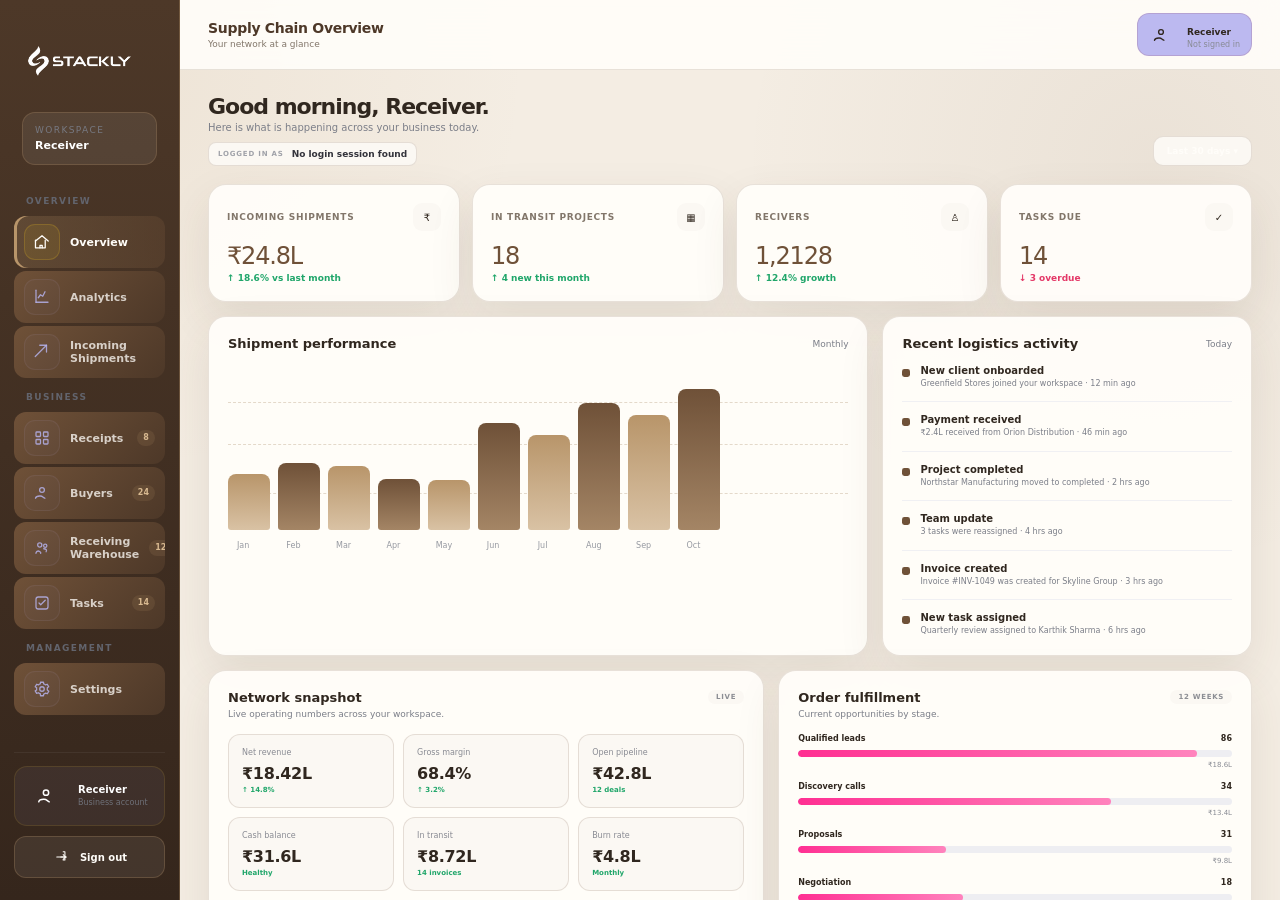
<file: seller-dashboard.html>
<!DOCTYPE html>
<html lang="en">
<head>
<meta charset="UTF-8">
<meta name="viewport" content="width=device-width,initial-scale=1.0">
<title>Supply Chain Dashboard — Stackly</title>
<meta name="description" content="Stackly supply chain management dashboard.">

<style>
:root{
  --db-bg:#f4f3f8;
  --db-panel:#fff;
  --db-text:#14181d;
  --db-muted:#7b7e88;
  --db-line:#e7e8ed;
  --db-pink:#ff2f92;
  --db-pink-dark:#d81d77;
  --db-green:#20a66a;
  --db-orange:#e99a18;
  --db-red:#e43867;
  --db-blue:#3671e9;
  --db-sidebar:180px;
  --db-radius:18px;
  --db-shadow:0 12px 33px rgba(20,22,28,.06);
}
*{box-sizing:border-box;margin:0;padding:0}
html,body{height:100%}
body{
  font-family:Inter,ui-sans-serif,system-ui,-apple-system,BlinkMacSystemFont,"Segoe UI",sans-serif;
  background:var(--db-bg);
  color:var(--db-text);
  overflow:hidden;
}
button,input,select{font:inherit}
button{cursor:pointer}
a{text-decoration:none;color:inherit}

.stackly-receiver-dashboard{
  height:100vh;
  display:flex;
  overflow:hidden;
}

/* SIDEBAR */
.dashboard-sidebar{
  width:var(--db-sidebar);
  flex:0 0 var(--db-sidebar);
  height:100vh;
  padding:22px 14px;
  background:#101114;
  color:#fff;
  display:flex;
  flex-direction:column;
  border-right:1px solid #24182a;
  z-index:30;
}
.dashboard-brand{
  display:flex;
  align-items:center;
  gap:10px;
  padding:3px 10px 24px;
}
.dashboard-brand-mark{
  width:36px;height:36px;
  display:grid;place-items:center;
  border-radius:11px;
  color:#111;
  background:#fff;
  font-weight:930;
}
.dashboard-brand strong{font-size:20px;letter-spacing:-.8px}
.dashboard-role{
  margin:0 8px 18px;
  padding:11px 12px;
  border:1px solid rgba(183,183,183,.09);
  border-radius:13px;
  background:rgba(183,183,183,.043);
}
.dashboard-role small{
  display:block;
  color:#777982;
  font-size:9px;
  text-transform:uppercase;
  letter-spacing:1.4px;
}
.dashboard-role b{
  display:block;
  margin-top:4px;
  font-size:11px;
}
.dashboard-nav{
  flex:1;
  min-height:0;
  overflow-y:auto;
  overflow-x:hidden;
  padding:2px 0 12px;
}
.dashboard-nav::-webkit-scrollbar{width:4px}
.dashboard-nav::-webkit-scrollbar-thumb{background:#33633b;border-radius:99px}
.nav-heading{
  padding:11px 12px 7px;
  color:#62646d;
  font-size:9px;
  font-weight:830;
  letter-spacing:1.4px;
  text-transform:uppercase;
}
.dashboard-nav button{
  width:100%;
  display:flex;
  align-items:center;
  gap:11px;
  padding:11px 12px;
  margin:2px 0;
  border:0;
  border-radius:11px;
  background:transparent;
  color:#9698a0;
  text-align:left;
  font-size:11px;
  font-weight:700;
  transition:.2s ease;
}
.dashboard-nav button:hover{background:rgba(183,183,183,.06);color:#fff}
.dashboard-nav button.active{
  color:#fff;
  background:linear-gradient(90deg,rgba(183,47,146,.18),rgba(183,47,146,.06));
  box-shadow:inset 3px 0 0 var(--db-pink);
}
.nav-icon{
  width:24px;height:24px;
  display:grid;place-items:center;
  border-radius:8px;
  background:rgba(183,183,183,.043);
  font-size:11px;
  flex:0 0 24px;
}
.nav-count{
  margin-left:auto;
  min-width:20px;
  padding:3px 3px;
  border-radius:99px;
  text-align:center;
  color:#ff72b8;
  background:rgba(183,47,146,.10);
  font-size:8px;
}
.sidebar-bottom{
  border-top:1px solid rgba(183,183,183,.08);
  padding-top:13px;
}
.profile-mini{
  display:flex;
  align-items:center;
  gap:9px;
  padding:9px;
  border-radius:12px;
  background:rgba(183,183,183,.04);
}
.profile-avatar{
  width:31px;height:31px;
  display:grid;place-items:center;
  border-radius:10px;
  color:#fff;
  background:linear-gradient(133deg,#ff2f92,#733eff);
  font-size:10px;
  font-weight:830;
}
.profile-mini div{min-width:0}
.profile-mini b{display:block;font-size:10px;white-space:nowrap;overflow:hidden;text-overflow:ellipsis}
.profile-mini span{display:block;margin-top:2px;color:#6e7078;font-size:8px}
.sidebar-signout{
  width:100%;
  margin-top:9px;
  min-height:38px;
  display:flex;
  align-items:center;
  justify-content:center;
  gap:8px;
  border:1px solid rgba(183,183,183,.08);
  border-radius:11px;
  background:rgba(183,183,183,.033);
  color:#9a9ca4;
  font-size:10px;
  font-weight:730;
  transition:.2s ease;
}
.sidebar-signout:hover{
  color:#fff;
  border-color:rgba(183,47,146,.33);
  background:rgba(183,47,146,.10);
}
.sidebar-signout span{font-size:14px}
.dashboard-overlay{
  display:none;
  position:fixed;
  inset:0;
  z-index:18;
  background:rgba(3,6,8,.32);
  backdrop-filter:blur(2px);
}


/* MAIN APP */
.dashboard-main{
  min-width:0;
  flex:1;
  height:100vh;
  display:flex;
  flex-direction:column;
  overflow:hidden;
}
.dashboard-header{
  height:70px;
  flex:0 0 70px;
  display:flex;
  align-items:center;
  justify-content:space-between;
  gap:20px;
  padding:0 28px;
  background:rgba(183,183,183,.9);
  border-bottom:1px solid var(--db-line);
  backdrop-filter:blur(16px);
  z-index:20;
}
.mobile-menu{
  display:none;
  width:36px;height:36px;
  border:1px solid var(--db-line);
  border-radius:10px;
  background:#fff;
}
.header-left{display:flex;align-items:center;gap:14px;min-width:0}
.header-title h1{font-size:14px;letter-spacing:-.3px}
.header-title p{margin-top:3px;color:var(--db-muted);font-size:9px}
.header-right{display:flex;align-items:center;gap:9px}
.header-icon{
  width:33px;height:33px;
  display:grid;place-items:center;
  border:1px solid var(--db-line);
  border-radius:10px;
  background:#fff;
  color:#666972;
  position:relative;
}
.notification-dot{
  position:absolute;
  width:6px;height:6px;
  top:7px;right:7px;
  border-radius:30%;
  background:var(--db-pink);
  box-shadow:0 0 0 2px #fff;
}
.header-user{
  display:flex;align-items:center;gap:8px;
  padding:3px 8px 3px 3px;
  border:1px solid var(--db-line);
  border-radius:11px;
  background:#fff;
}
.header-avatar{
  width:27px;height:27px;
  display:grid;place-items:center;
  border-radius:8px;
  background:#111;
  color:#fff;
  font-size:9px;
  font-weight:800;
}
.header-user b{font-size:9px}
.header-user span{display:block;color:#888b94;font-size:8px;margin-top:1px}

/* SCROLLABLE CONTENT */
.dashboard-scroll{
  flex:1;
  min-height:0;
  overflow-y:auto;
  overflow-x:hidden;
  padding:24px 28px 43px;
  scroll-behavior:smooth;
}
.dashboard-scroll::-webkit-scrollbar{width:8px}
.dashboard-scroll::-webkit-scrollbar-thumb{background:#cfd1d7;border-radius:99px}
.dashboard-section{
  display:none;
  animation:sectionIn .28s ease both;
}
.dashboard-section.active{display:block}
@keyframes sectionIn{
  from{opacity:0;transform:translateY(8px)}
  to{opacity:1;transform:none}
}
.section-heading{
  display:flex;
  justify-content:space-between;
  align-items:flex-end;
  gap:20px;
  margin-bottom:18px;
}
.section-heading h2{font-size:22px;letter-spacing:-1px}
.section-heading p{margin-top:3px;color:var(--db-muted);font-size:10px}
.heading-action{
  padding:9px 13px;
  border:1px solid var(--db-line);
  border-radius:10px;
  background:#fff;
  color:#333861;
  font-size:9px;
  font-weight:800;
}
.logged-in-id{
  display:inline-flex;
  align-items:center;
  gap:8px;
  margin-top:9px;
  padding:6px 9px;
  border:1px solid #ececf1;
  border-radius:8px;
  background:#fafafd;
  max-width:100%;
}
.logged-in-id span{
  color:#a0a2a9;
  font-size:7px;
  font-weight:830;
  letter-spacing:.8px;
}
.logged-in-id strong{
  color:#33333b;
  font-size:9px;
  font-weight:730;
  overflow:hidden;
  text-overflow:ellipsis;
  white-space:nowrap;
}


/* CARDS */
.card{
  background:var(--db-panel);
  border:1px solid var(--db-line);
  border-radius:var(--db-radius);
  box-shadow:var(--db-shadow);
}
.stats-grid{
  display:grid;
  grid-template-columns:repeat(4,1fr);
  gap:12px;
}
.stat-card{padding:18px}
.stat-top{display:flex;align-items:center;justify-content:space-between}
.stat-label{color:var(--db-muted);font-size:9px;font-weight:730;text-transform:uppercase;letter-spacing:.7px}
.stat-icon{
  width:28px;height:28px;
  display:grid;place-items:center;
  border-radius:9px;
  background:#f7f7f9;
  font-size:10px;
}
.stat-value{margin-top:11px;font-size:24px;letter-spacing:-1.2px}
.stat-change{margin-top:3px;font-size:9px;font-weight:730}
.up{color:var(--db-green)}
.down{color:var(--db-red)}

.dashboard-subgrid{
  display:grid;
  grid-template-columns:repeat(3,minmax(0,1fr));
  gap:10px;
  margin-bottom:14px;
}
.mini-panel{
  min-height:412px;
  padding:13px;
  display:flex;
  flex-direction:column;
  overflow:hidden;
}
.mini-panel h3{
  color:#7e8189;
  font-size:8px;
  text-transform:uppercase;
  letter-spacing:.73px;
}
.mini-panel strong{
  margin-top:10px;
  font-size:19px;
  letter-spacing:-.7px;
}
.mini-panel span{
  margin-top:3px;
  color:#92949c;
  font-size:8px;
  line-height:1.43;
}
.mini-panel b{
  margin-top:auto;
  padding-top:9px;
  color:#666971;
  font-size:8px;
}

.extra-dashboard-stack{
  display:grid;
  gap:14px;
  margin-top:14px;
}
.wide-data-card,.data-table-card,.timeline-card,.notice-list{
  padding:19px;
}
.wide-card-head{
  display:flex;
  align-items:flex-start;
  justify-content:space-between;
  gap:14px;
  margin-bottom:16px;
}
.wide-card-head h3{font-size:13px}
.wide-card-head p{margin-top:4px;color:var(--db-muted);font-size:9px;line-height:1.3}
.data-period{
  padding:3px 8px;
  border-radius:99px;
  background:#f6f6f8;
  color:#8b8d93;
  font-size:7px;
  font-weight:830;
  letter-spacing:.7px;
}
.metric-row{
  display:grid;
  grid-template-columns:130px 90px minmax(100px,1fr) 43px;
  align-items:center;
  gap:12px;
  min-height:48px;
  border-top:1px solid #f0f0f3;
}
.metric-row:first-of-type{border-top:0}
.metric-row span{font-size:9px;font-weight:700}
.metric-row b{font-size:9px}
.metric-row small{color:#83878f;font-size:8px;text-align:right}
.metric-bar{
  height:7px;
  border-radius:99px;
  background:#eeeef2;
  overflow:hidden;
}
.metric-bar em{
  display:block;
  height:100%;
  border-radius:99px;
  background:linear-gradient(90deg,#ff2f92,#ff83bd);
}
.timeline-item{
  display:grid;
  grid-template-columns:33px 1fr auto;
  gap:12px;
  align-items:center;
  min-height:48px;
  border-top:1px solid #f0f0f3;
}
.timeline-item:first-of-type{border-top:0}
.timeline-item b{font-size:9px;color:#ff2f92}
.timeline-item span{font-size:9px;font-weight:730}
.timeline-item small{color:#898b93;font-size:8px;text-align:right}
.notice{
  display:grid;
  grid-template-columns:180px 1fr auto;
  gap:12px;
  align-items:center;
  min-height:30px;
  padding:10px 0;
  border-top:1px solid #f0f0f3;
}
.notice:first-of-type{border-top:0}
.notice strong{font-size:9px}
.notice span{color:#83878f;font-size:8px;line-height:1.3}
.notice b{font-size:8px;color:#666971;white-space:nowrap}
.analytics-row{
  display:grid;
  grid-template-columns:143px 110px 130px minmax(120px,1fr);
  align-items:center;
  gap:12px;
  min-height:30px;
  border-top:1px solid #f0f0f3;
}
.analytics-row:first-of-type{border-top:0}
.analytics-row strong{font-size:9px}
.analytics-row span,.analytics-row b{font-size:8px;color:#777a82}
.analytics-row i{
  height:7px;
  border-radius:99px;
  overflow:hidden;
  background:#eeeef2;
}
.analytics-row i em{
  display:block;
  height:100%;
  border-radius:99px;
  background:linear-gradient(90deg,#111216,#ff2f92);
}
.mini-data-table{width:100%;overflow-x:auto}
.mini-row{
  display:grid;
  grid-template-columns:1.3fr 1fr 1fr 1fr;
  min-width:360px;
  min-height:36px;
  align-items:center;
  border-top:1px solid #f0f0f3;
}
.mini-row span{font-size:8px}
.mini-row.header span{
  color:#8b8d93;
  font-size:7px;
  font-weight:830;
  text-transform:uppercase;
  letter-spacing:.7px;
}
.behaviour-grid,.portfolio-grid{
  display:grid;
  grid-template-columns:repeat(3,1fr);
  gap:10px;
}
.behaviour-grid div,.portfolio-grid div{
  padding:13px 12px;
  border:1px solid #ececf0;
  border-radius:12px;
  background:#fafafd;
}
.behaviour-grid b,.portfolio-grid b{
  display:block;
  font-size:14px;
  letter-spacing:-.3px;
}
.behaviour-grid span,.portfolio-grid span{
  display:block;
  margin-top:4px;
  color:#888b93;
  font-size:8px;
}
.age-grid{
  display:grid;
  grid-template-columns:repeat(4,1fr);
  gap:12px;
}
.age-grid div{
  padding:13px;
  border:1px solid #ececf0;
  border-radius:12px;
  background:#fafafd;
}
.age-grid span,.age-grid b{display:block;font-size:9px}
.age-grid b{margin-top:8px;font-size:13px}
.age-grid i{
  display:block;
  height:6px;
  margin-top:10px;
  border-radius:99px;
  background:#eeeef2;
  overflow:hidden;
}
.age-grid i em{
  display:block;
  height:100%;
  background:#ff2f92;
  border-radius:99px;
}
.expense-row{
  display:grid;
  grid-template-columns:1fr 100px 30px;
  min-height:36px;
  align-items:center;
  border-top:1px solid #f0f0f3;
}
.expense-row span{font-size:9px}
.expense-row b{font-size:9px}
.expense-row small{font-size:8px;color:#888b93;text-align:right}

.dashboard-grid{
  display:grid;
  grid-template-columns:1.43fr .8fr;
  gap:14px;
  margin-top:14px;
}
.panel{padding:19px}
.panel-title{
  display:flex;
  justify-content:space-between;
  align-items:center;
  gap:12px;
  margin-bottom:14px;
}
.panel-title h3{font-size:13px}
.panel-title span{color:var(--db-muted);font-size:9px}

.chart{
  height:183px;
  position:relative;
  display:flex;
  align-items:flex-end;
  gap:8px;
  padding:10px 0 18px;
}
.chart-line{
  position:absolute;
  left:0;right:0;
  border-top:1px dashed #ececf0;
}
.chart-line.l1{top:20%}
.chart-line.l2{top:43%}
.chart-line.l3{top:70%}
.bar{
  flex:1;
  min-width:10px;
  max-width:42px;
  height:var(--h);
  border-radius:8px 8px 3px 3px;
  background:linear-gradient(180deg,#ff4da1,#ffb4d7);
  position:relative;
  z-index:1;
}
.bar:nth-child(odd){background:linear-gradient(180deg,#202412,#777981)}
.bar span{
  position:absolute;
  bottom:-20px;
  left:30%;
  transform:translateX(-30%);
  color:#9699a1;
  font-size:8px;
}
.activity-list{display:grid;gap:12px}
.activity{
  display:flex;gap:10px;align-items:flex-start;
  padding-bottom:12px;
  border-bottom:1px solid #f0f0f3;
}
.activity:last-child{border-bottom:0;padding-bottom:0}
.activity-dot{
  width:8px;height:8px;
  flex:0 0 8px;
  margin-top:4px;
  border-radius:30%;
  background:var(--db-pink);
}
.activity b{display:block;font-size:10px}
.activity span{display:block;margin-top:3px;color:var(--db-muted);font-size:8px;line-height:1.3}

/* TABLES */
.table-card{overflow:hidden}
.table-wrap{
  width:100%;
  overflow:auto;
}
.data-table{
  width:100%;
  min-width:630px;
  border-collapse:collapse;
}
.data-table th{
  padding:12px 16px;
  background:#fafafd;
  color:#83878f;
  text-align:left;
  font-size:8px;
  text-transform:uppercase;
  letter-spacing:.8px;
}
.data-table td{
  padding:14px 16px;
  border-top:1px solid #f0f0f3;
  font-size:9px;
}
.data-table td strong{font-size:9px}
.status{
  display:inline-flex;
  padding:3px 8px;
  border-radius:99px;
  font-size:8px;
  font-weight:800;
}
.status.active{color:#188634;background:#eaf8f1}
.status.pending{color:#ae7118;background:#fff3df}
.status.closed{color:#8b4a34;background:#fcecef}
.avatar{
  width:28px;height:28px;
  display:inline-grid;place-items:center;
  margin-right:7px;
  vertical-align:middle;
  border-radius:9px;
  background:#ececf1;
  font-size:8px;
  font-weight:800;
}

/* PROJECT CARDS */
.project-grid{
  display:grid;
  grid-template-columns:repeat(3,1fr);
  gap:12px;
}
.project-card{padding:18px}
.project-top{display:flex;justify-content:space-between;gap:10px}
.project-card h3{font-size:12px}
.project-card p{margin-top:6px;color:var(--db-muted);font-size:9px;line-height:1.3}
.project-progress{margin-top:14px}
.progress-meta{display:flex;justify-content:space-between;color:#878a92;font-size:8px}
.progress-track{height:6px;margin-top:6px;border-radius:99px;background:#eeeef2;overflow:hidden}
.progress-track i{display:block;height:100%;width:var(--progress);border-radius:99px;background:var(--db-pink)}
.project-footer{display:flex;justify-content:space-between;align-items:center;margin-top:13px}
.project-people{display:flex}
.project-people span{
  width:22px;height:22px;
  margin-right:-3px;
  display:grid;place-items:center;
  border:2px solid #fff;
  border-radius:30%;
  background:#dddde3;
  font-size:7px;
}

/* REVENUE / KPI */
.kpi-grid{display:grid;grid-template-columns:repeat(3,1fr);gap:12px}
.kpi-card{padding:18px}
.kpi-card h3{font-size:10px;color:var(--db-muted)}
.kpi-card strong{display:block;margin-top:9px;font-size:18px;letter-spacing:-1px}
.kpi-card small{display:block;margin-top:4px;color:#888b93;font-size:8px}
.goal{
  margin-top:14px;
  padding:18px;
  border-radius:16px;
  background:#111216;
  color:#fff;
}
.goal-head{display:flex;justify-content:space-between;font-size:9px}
.goal p{margin-top:3px;color:#8e9098;font-size:8px}
.goal-track{height:7px;margin-top:13px;background:#2c2d32;border-radius:99px;overflow:hidden}
.goal-track i{display:block;width:74%;height:100%;background:linear-gradient(90deg,#ff2f92,#ff7fbd);border-radius:99px}

/* SETTINGS */
.settings-grid{display:grid;grid-template-columns:1fr 1fr;gap:14px}
.settings-card{padding:20px}
.settings-card h3{font-size:12px}
.settings-card p{margin-top:3px;color:var(--db-muted);font-size:9px;line-height:1.3}
.settings-field{margin-top:13px}
.settings-field label{display:block;margin-bottom:6px;font-size:9px;font-weight:800}
.settings-field input,.settings-field select{
  width:100%;height:42px;
  border:1px solid var(--db-line);
  border-radius:10px;
  background:#fafafd;
  padding:0 11px;
  outline:none;
  font-size:10px;
}
.save-btn{
  margin-top:13px;
  padding:10px 14px;
  border:0;
  border-radius:10px;
  background:#111216;
  color:#fff;
  font-size:9px;
  font-weight:800;
}

/* MOBILE */
@media(max-width:1030px){
  :root{--db-sidebar:220px}
  .stats-grid{grid-template-columns:repeat(2,1fr)}
  .dashboard-grid{grid-template-columns:1fr}
  .project-grid{grid-template-columns:repeat(2,1fr)}
}
@media(max-width:760px){
  body{overflow:hidden}
  .dashboard-sidebar{
    position:fixed;
    left:0;top:0;bottom:0;
    width:min(290px,86vw);
    transform:translateX(-110%);
    transition:transform .28s cubic-bezier(.22,.61,.36,1);
    box-shadow:22px 0 60px rgba(0,0,0,.28);
    z-index:40;
  }
  .dashboard-sidebar.open{transform:translateX(0)}
  .dashboard-sidebar.open + .dashboard-overlay{display:block}
  .dashboard-overlay{
    z-index:33;
  }
  .dashboard-main{width:100%;min-width:0}
  .dashboard-header{
    height:62px;
    flex-basis:62px;
    padding:0 12px;
    position:relative;
    z-index:30;
  }
  .mobile-menu{
    display:grid;
    place-items:center;
    flex:0 0 36px;
    font-size:16px;
    color:#22242a;
  }
  .mobile-menu.is-open{background:#111216;color:#fff}
  .header-left{gap:9px}
  .header-title{min-width:0}
  .header-title h1{
    font-size:14px;
    white-space:nowrap;
    overflow:hidden;
    text-overflow:ellipsis;
  }
  .header-title p{display:none}
  .header-user{
    padding:4px;
    border:0;
    background:transparent;
  }
  .header-user div{display:none}
  .header-icon{display:none}
  .dashboard-scroll{padding:18px 13px 33px}
  .dashboard-subgrid{grid-template-columns:repeat(2,minmax(0,1fr));gap:9px}
  .mini-panel{min-height:118px}
  .stats-grid{grid-template-columns:1fr 1fr;gap:9px}
  .stat-card{padding:14px}
  .stat-value{font-size:20px}
  .project-grid{grid-template-columns:1fr}
  .kpi-grid{grid-template-columns:1fr}
  .settings-grid{grid-template-columns:1fr}
  .section-heading{gap:12px}
  .logged-in-id{max-width:calc(100vw - 30px)}
}
@media(max-width:360px){
  .dashboard-subgrid{grid-template-columns:1fr}
  .stats-grid{grid-template-columns:1fr}
  .section-heading{align-items:flex-start;flex-direction:column}
  .header-icon{display:none}
  .heading-action{width:100%;text-align:center}
  .section-heading h2{font-size:20px}
  .dashboard-scroll{padding-left:11px;padding-right:11px}
  .data-table{min-width:680px}
}

@media(max-width:760px){
  .metric-row{grid-template-columns:1fr 63px;gap:8px;padding:8px 0}
  .metric-row .metric-bar{grid-column:1 / -1}
  .metric-row small{display:none}
  .analytics-row{grid-template-columns:1fr 80px;gap:7px;padding:8px 0}
  .analytics-row i{grid-column:1 / -1}
  .analytics-row b{display:none}
  .notice{grid-template-columns:1fr auto;gap:7px}
  .notice span{grid-column:1 / -1}
  .notice b{grid-column:2;grid-row:1}
  .timeline-item{grid-template-columns:48px 1fr}
  .timeline-item small{grid-column:2;text-align:left}
  .behaviour-grid,.portfolio-grid{grid-template-columns:repeat(2,1fr)}
  .age-grid{grid-template-columns:1fr 1fr}
  .wide-data-card,.data-table-card,.timeline-card,.notice-list{padding:13px}
}
@media(max-width:360px){
  .behaviour-grid,.portfolio-grid,.age-grid{grid-template-columns:1fr}
}


/* ===== EXTENDED OVERVIEW DATA ===== */
.overview-data-grid{display:grid;grid-template-columns:1.08fr .92fr;gap:14px;margin-top:14px}
.overview-three-grid{display:grid;grid-template-columns:repeat(3,1fr);gap:14px;margin-top:14px}
.overview-data-card{padding:19px;min-width:0}
.overview-wide-card{margin-top:14px}
.overview-card-head{display:flex;justify-content:space-between;align-items:flex-start;gap:12px;margin-bottom:13px}
.overview-card-head h3{font-size:13px}
.overview-card-head p{margin-top:4px;color:var(--db-muted);font-size:9px;line-height:1.3}
.overview-card-head>span{padding:3px 8px;border-radius:99px;background:#f6f6f8;color:#8b8d93;font-size:7px;font-weight:830;letter-spacing:.7px;white-space:nowrap}
.overview-kpi-grid{display:grid;grid-template-columns:repeat(3,1fr);gap:9px}
.overview-kpi-grid>div{padding:13px;border:1px solid #ececf0;border-radius:12px;background:#fafafd}
.overview-kpi-grid small{display:block;color:#898b93;font-size:8px}
.overview-kpi-grid strong{display:block;margin-top:7px;font-size:16px;letter-spacing:-.3px}
.overview-kpi-grid em{display:block;margin-top:3px;color:var(--db-green);font-size:7px;font-style:normal;font-weight:800}
.funnel-list>div,.capacity-list>div,.target-list>div{margin-top:13px}
.funnel-list label,.capacity-list label,.target-list label{display:flex;justify-content:space-between;gap:10px;font-size:8px;font-weight:730}
.funnel-list label b,.capacity-list label b,.target-list label b{font-size:8px}
.funnel-list i,.capacity-list i,.target-list i,.resource-list i{display:block;height:7px;margin-top:7px;border-radius:99px;background:#eeeef2;overflow:hidden}
.funnel-list em,.capacity-list em,.target-list em,.resource-list em{display:block;height:100%;border-radius:99px;background:linear-gradient(90deg,#ff2f92,#ff83bd)}
.funnel-list small,.target-list small{display:block;margin-top:4px;color:#888b93;font-size:7px;text-align:right}
.finance-list>div{display:grid;grid-template-columns:1fr auto auto;align-items:center;gap:12px;min-height:39px;border-top:1px solid #f0f0f3}
.finance-list>div:first-child{border-top:0}
.finance-list span{font-size:8px;color:#777a82}
.finance-list strong{font-size:9px}
.finance-list b{font-size:7px;color:#777a82}
.finance-list .positive{color:var(--db-green)}
.finance-list .warning{color:var(--db-orange)}
.delivery-list>div{display:grid;grid-template-columns:1.13fr .8fr 33px;gap:10px;align-items:center;padding:9px 0;border-top:1px solid #f0f0f3}
.delivery-list>div:first-child{border-top:0}
.delivery-list span b{display:block;font-size:8px}
.delivery-list span small{display:block;margin-top:3px;color:#898b93;font-size:7px}
.delivery-list i{height:6px;border-radius:99px;background:#eeeef2;overflow:hidden}
.delivery-list i em{display:block;height:100%;border-radius:99px;background:linear-gradient(90deg,#111216,#ff2f92)}
.delivery-list strong{font-size:7px;color:#777a82;text-align:right}
.overview-schedule>div{display:grid;grid-template-columns:38px 1fr 38px;gap:14px;align-items:center;min-height:32px;border-top:1px solid #f0f0f3}
.overview-schedule>div:first-child{border-top:0}
.overview-schedule time{font-size:8px;font-weight:830;color:#ff2f92}
.overview-schedule b{display:block;font-size:9px}
.overview-schedule span{display:block;margin-top:3px;color:#888b93;font-size:8px}
.overview-schedule em{justify-self:end;padding:3px 7px;border-radius:99px;background:#f6f6f8;color:#777a82;font-size:7px;font-style:normal;font-weight:800}
.client-rank-list>div{display:grid;grid-template-columns:18px 1fr auto;gap:9px;align-items:center;padding:10px 0;border-top:1px solid #f0f0f3}
.client-rank-list>div:first-child{border-top:0}
.client-rank-list>b{font-size:7px;color:#a0a2a9}
.client-rank-list span{font-size:8px;font-weight:730}
.client-rank-list span small{display:block;margin-top:3px;color:#898b93;font-size:7px;font-weight:300}
.client-rank-list strong{font-size:8px}
.capacity-list label{font-size:8px}
.priority-list>div{display:grid;grid-template-columns:9px 1fr auto;gap:9px;align-items:center;padding:9px 0;border-top:1px solid #f0f0f3}
.priority-list>div:first-child{border-top:0}
.priority-list span{font-size:8px;font-weight:730}
.priority-list span small{display:block;margin-top:3px;color:#898b93;font-size:7px;font-weight:300}
.priority-list b{font-size:7px;color:#777a82}
.priority-dot{width:7px;height:7px;border-radius:30%;display:block}
.priority-dot.high{background:#e43867}.priority-dot.medium{background:#e99a18}.priority-dot.low{background:#3671e9}
.overview-activity-table{width:100%;overflow:auto}
.overview-table-row{display:grid;grid-template-columns:2fr .8fr .8fr .8fr .3fr;gap:12px;align-items:center;min-width:630px;min-height:49px;border-top:1px solid #f0f0f3}
.overview-table-row.head{min-height:30px;border-top:0}
.overview-table-row.head span{color:#8b8d93;font-size:7px;font-weight:830;text-transform:uppercase;letter-spacing:.6px}
.overview-table-row>span,.overview-table-row>strong,.overview-table-row>time{font-size:8px}
.overview-table-row>span b{display:block;font-size:8px}
.overview-table-row>span small{display:block;margin-top:3px;color:#898b93;font-size:7px}
.overview-table-row strong{color:var(--db-green);font-size:7px}
.overview-table-row strong.risk{color:var(--db-red)}
.overview-table-row time{color:#898b93}
.health-list>div{display:grid;grid-template-columns:1fr auto auto;gap:10px;align-items:center;min-height:39px;border-top:1px solid #f0f0f3}
.health-list>div:first-child{border-top:0}
.health-list span{font-size:8px;color:#777a82}.health-list strong{font-size:9px}.health-list em{font-size:7px;color:#888b93;font-style:normal}
.resource-list>div{display:grid;grid-template-columns:1fr 34px;gap:8px;align-items:center;margin-top:13px}
.resource-list span{font-size:8px}.resource-list strong{font-size:8px;text-align:right}
.resource-list i{grid-column:1/-1;margin-top:0}
.target-list small{font-size:7px}
@media(max-width:1030px){
 .overview-three-grid{grid-template-columns:1fr 1fr}
 .overview-three-grid>.overview-data-card:last-child{grid-column:1/-1}
}
@media(max-width:760px){
 .overview-data-grid{grid-template-columns:1fr}
 .overview-three-grid{grid-template-columns:1fr}
 .overview-three-grid>.overview-data-card:last-child{grid-column:auto}
 .overview-kpi-grid{grid-template-columns:repeat(2,1fr)}
 .overview-schedule>div{grid-template-columns:48px 1fr 33px;gap:9px}
}
@media(max-width:360px){
 .overview-kpi-grid{grid-template-columns:1fr}
 .overview-data-card{padding:13px}
 .overview-schedule>div{grid-template-columns:1fr auto;gap:6px;padding:9px 0}
 .overview-schedule time{grid-column:1/-1}
 .overview-schedule em{grid-column:2;grid-row:2}
 .delivery-list>div{grid-template-columns:1fr 32px}
 .delivery-list i{grid-column:1}
 .delivery-list strong{grid-column:2;grid-row:1/3}
}
</style>

<style id="stackly-light-brown-beige-palette">
:root{
  --theme-brown:#6f5138;
  --theme-brown-dark:#4d3828;
  --theme-brown-soft:#8b6b4d;
  --theme-beige:#f4ede3;
  --theme-beige-light:#fbf8f3;
  --theme-cream:#fffdf9;
  --theme-text:#30271f;
  --theme-muted:#82766a;
  --theme-line:rgba(111,81,56,.16);
  --theme-gold:#b8956a;
  --theme-shadow:0 18px 45px rgba(76,56,40,.10);
}
body{
  background:
    radial-gradient(circle at 10% 8%,rgba(184,149,106,.10),transparent 28%),
    radial-gradient(circle at 90% 18%,rgba(111,81,56,.07),transparent 30%),
    var(--theme-beige) !important;
  color:var(--theme-text) !important;
}
.dashboard-sidebar{
  background:linear-gradient(180deg,#4d3828,#35261c) !important;
  border-right:1px solid rgba(184,149,106,.35) !important;
}
.dashboard-role{
  background:rgba(255,253,249,.07) !important;
  border-color:rgba(184,149,106,.25) !important;
}
.dashboard-nav button,
.sidebar-nav button,
.sidebar-link{
  color:rgba(255,253,249,.76) !important;
}
.dashboard-nav button:hover,
.dashboard-nav button.active,
.sidebar-nav button:hover,
.sidebar-nav button.active,
.sidebar-link:hover,
.sidebar-link.active{
  background:linear-gradient(90deg,rgba(184,149,106,.22),rgba(111,81,56,.34)) !important;
  color:#fffdf9 !important;
}
.dashboard-nav button.active{
  box-shadow:inset 3px 0 0 var(--theme-gold) !important;
}
.nav-count{
  color:#d8b990 !important;
  background:rgba(184,149,106,.14) !important;
}
.dashboard-header,
.dashboard-topbar{
  background:rgba(255,253,249,.92) !important;
  border-bottom:1px solid var(--theme-line) !important;
}
.dashboard-header h1,
.dashboard-topbar h1,
.section-title,
.card-title{
  color:var(--theme-brown-dark) !important;
}
.dashboard-header p,
.section-subtitle,
.muted,
.card-subtitle{
  color:var(--theme-muted) !important;
}
.card,
.dashboard-card,
.data-card,
.wide-data-card,
.data-table-card,
.timeline-card,
.mini-panel,
.stat-card,
.metric-card,
.chart-card,
.table-card,
.settings-card,
.overview-card,
.panel,
.project-card,
.kpi-card{
  background:rgba(255,253,249,.96) !important;
  border-color:var(--theme-line) !important;
  box-shadow:var(--theme-shadow) !important;
}
.card:hover,
.dashboard-card:hover,
.data-card:hover,
.wide-data-card:hover,
.mini-panel:hover,
.stat-card:hover,
.metric-card:hover{
  border-color:rgba(184,149,106,.45) !important;
}
.stat-icon,
.data-period,
.heading-action,
.overview-card-head>span,
.logged-in-id,
.behaviour-grid div,
.portfolio-grid div,
.age-grid div,
.overview-kpi-grid>div{
  background:var(--theme-beige-light) !important;
  border-color:var(--theme-line) !important;
}
.stat-value,
.kpi-value,
.metric-value,
.card-value,
.big-number{
  color:var(--theme-brown) !important;
}
.stat-label,
.kpi-label,
.metric-label,
.card-label{
  color:var(--theme-muted) !important;
}
button,
.primary-btn,
.dashboard-btn,
.btn-primary,
.save-btn{
  background:linear-gradient(135deg,var(--theme-brown),var(--theme-brown-dark)) !important;
  color:#fffdf9 !important;
  border-color:var(--theme-brown) !important;
}
button:hover,
.primary-btn:hover,
.dashboard-btn:hover,
.btn-primary:hover,
.save-btn:hover{
  background:linear-gradient(135deg,var(--theme-brown-soft),var(--theme-brown)) !important;
  box-shadow:0 10px 24px rgba(111,81,56,.20) !important;
}
.secondary-btn,
.btn-secondary{
  background:var(--theme-cream) !important;
  color:var(--theme-brown) !important;
  border:1px solid rgba(184,149,106,.60) !important;
}
.secondary-btn:hover,
.btn-secondary:hover{
  background:var(--theme-beige) !important;
}
.status.active{
  color:#55714f !important;
  background:#edf3e9 !important;
}
.status.pending{
  color:#8a6436 !important;
  background:#f7eedf !important;
}
.status.closed{
  color:#7a5147 !important;
  background:#f4e7e2 !important;
}
.progress,
.metric-track,
.bar-track,
.progress-track,
.metric-bar{
  background:#e8ddce !important;
}
.progress > span,
.metric-bar > span,
.bar-fill,
.progress-track i{
  background:linear-gradient(90deg,var(--theme-brown),var(--theme-gold)) !important;
}
.chart-line{
  border-color:#e4d9ca !important;
}
.bar{
  background:linear-gradient(180deg,#b8956a,#d9c2a4) !important;
}
.bar:nth-child(odd){
  background:linear-gradient(180deg,#6f5138,#a48565) !important;
}
.activity-dot,
.timeline-dot{
  background:var(--theme-brown) !important;
}
.timeline-dot{
  border-color:var(--theme-gold) !important;
}
table thead,
.mini-data-table thead{
  background:var(--theme-beige) !important;
}
table th,
.mini-data-table th{
  color:var(--theme-brown-dark) !important;
}
table td,
.mini-data-table td{
  border-color:var(--theme-line) !important;
  color:var(--theme-text) !important;
}
input,
select,
textarea,
.form-control{
  background:#fffdf9 !important;
  color:var(--theme-text) !important;
  border-color:rgba(111,81,56,.20) !important;
}
input:focus,
select:focus,
textarea:focus,
.form-control:focus{
  border-color:var(--theme-gold) !important;
  box-shadow:0 0 0 3px rgba(184,149,106,.14) !important;
}
.avatar,
.user-avatar,
.profile-avatar,
.header-avatar{
  background:linear-gradient(135deg,var(--theme-brown),var(--theme-gold)) !important;
  color:#fffdf9 !important;
}
.sidebar-signout{
  background:rgba(255,253,249,.07) !important;
  color:#fffdf9 !important;
  border-color:rgba(184,149,106,.28) !important;
}
.sidebar-signout:hover{
  background:rgba(184,149,106,.16) !important;
  border-color:var(--theme-gold) !important;
}
.notice,
.attention-item{
  border-left-color:var(--theme-gold) !important;
  background:rgba(184,149,106,.07) !important;
}
.goal{
  background:linear-gradient(135deg,#4d3828,#6f5138) !important;
}
.goal-track{
  background:#38291f !important;
}
.goal-track i{
  background:linear-gradient(90deg,#b8956a,#dfc4a0) !important;
}
.dashboard-overlay{
  background:rgba(53,38,28,.62) !important;
}
@media(max-width:760px){
  .dashboard-header,
  .dashboard-topbar{
    background:rgba(255,253,249,.97) !important;
  }
}
</style>


<style id="stackly-about-logo-treatment">
  .dashboard-brand{
    display:flex;
    align-items:center;
    gap:10px;
    padding:3px 10px 24px;
  }
  .dashboard-brand-mark.stackly-dashboard-logo{
    width:36px !important;
    height:36px !important;
    flex:0 0 36px !important;
    display:block !important;
    object-fit:contain !important;
    object-position:center !important;
    border-radius:0 !important;
    background:transparent !important;
    color:inherit !important;
    filter:
      brightness(0)
      saturate(100%)
      invert(14%)
      sepia(78%)
      saturate(1844%)
      hue-rotate(340deg)
      brightness(83%)
      contrast(99%);
  }
  .dashboard-brand strong{
    color:#fff !important;
    font-family:Fraunces, Georgia, serif !important;
    font-weight:600 !important;
    letter-spacing:-.03em !important;
  }
  @media(max-width:760px){
    .dashboard-brand-mark.stackly-dashboard-logo{
      width:36px !important;
      height:36px !important;
      flex-basis:36px !important;
    }
  }
</style>


<style id="stackly-sidebar-alignment-fix">
/* Sidebar alignment only — preserve the existing logo asset/design */
.dashboard-sidebar{
  padding-left:14px !important;
  padding-right:14px !important;
}

.dashboard-brand{
  width:100% !important;
  min-height:38px !important;
  padding:3px 10px 20px !important;
  gap:12px !important;
  align-items:center !important;
}

.dashboard-brand-mark.stackly-dashboard-logo{
  width:48px !important;
  height:48px !important;
  flex:0 0 48px !important;
  margin:0 !important;
  object-fit:contain !important;
  object-position:center !important;
}

.dashboard-brand strong{
  line-height:1.1 !important;
  margin:0 !important;
}

.dashboard-role{
  width:calc(100% - 16px) !important;
  margin:0 8px 18px !important;
  padding:12px 12px !important;
}

.dashboard-nav{
  width:100% !important;
}

.dashboard-nav button{
  width:100% !important;
  min-height:44px !important;
  padding:10px 12px !important;
  margin:2px 0 !important;
  align-items:center !important;
}

.nav-icon{
  width:28px !important;
  height:28px !important;
  flex:0 0 28px !important;
  margin:0 !important;
}

.sidebar-bottom{
  width:100% !important;
  padding-top:13px !important;
}

.profile-mini{
  width:100% !important;
  min-height:30px !important;
  padding:9px !important;
  gap:10px !important;
  align-items:center !important;
}

.profile-avatar{
  width:36px !important;
  height:36px !important;
  flex:0 0 36px !important;
  margin:0 !important;
}

.profile-mini div{
  min-width:0 !important;
  flex:1 1 auto !important;
}

.sidebar-signout{
  width:100% !important;
  min-height:40px !important;
  margin-top:9px !important;
}

/* Keep mobile sidebar internally aligned too */
@media(max-width:760px){
  .dashboard-brand{
    padding-left:10px !important;
    padding-right:10px !important;
  }
  .dashboard-brand-mark.stackly-dashboard-logo{
    width:48px !important;
    height:48px !important;
    flex-basis:48px !important;
  }
}
</style>


<style id="stackly-logo-theme-size">
.dashboard-brand{
  align-items:center !important;
  gap:12px !important;
  min-height:64px !important;
}

.dashboard-brand-link{
  width:38px !important;
  height:38px !important;
  flex:0 0 38px !important;
  display:flex !important;
  align-items:center !important;
  justify-content:center !important;
  border-radius:14px !important;
  background:rgba(183,180,240,.08) !important;
  border:1px solid rgba(201,162,39,.28) !important;
  box-shadow:0 8px 22px rgba(0,0,0,.16) !important;
}

.dashboard-brand-mark.stackly-dashboard-logo{
  width:32px !important;
  height:32px !important;
  flex:0 0 32px !important;
  margin:0 !important;
  object-fit:contain !important;
  object-position:center !important;
}

.dashboard-brand-link:hover{
  border-color:var(--gold) !important;
  background:rgba(201,162,39,.12) !important;
  transform:translateY(-1px);
}

@media(max-width:760px){
  .dashboard-brand-link{
    width:36px !important;
    height:36px !important;
    flex-basis:36px !important;
  }
  .dashboard-brand-mark.stackly-dashboard-logo{
    width:30px !important;
    height:30px !important;
    flex-basis:30px !important;
  }
}
</style>


<script id="stackly-404-routing">
document.addEventListener('click', function(event) {
  const target = event.target.closest('[data-404-link="true"]');
  if (!target) return;
  event.preventDefault();
  event.stopPropagation();
  window.location.href = '404.html';
});

document.addEventListener('DOMContentLoaded', function() {
  const logo = document.querySelector('.dashboard-brand-link');
  if (logo) {
    logo.addEventListener('click', function(event) {
      event.preventDefault();

      const overviewButton = document.querySelector(
        '.dashboard-nav button[data-section="overview"]'
      );

      if (overviewButton) {
        overviewButton.click();
      } else {
        window.location.hash = 'overview';
      }

      const scrollArea = document.getElementById('dashboardScroll');
      if (scrollArea) scrollArea.scrollTo({ top: 0, behavior: 'smooth' });
    });
  }
});
</script>


<style id="stackly-header-sidebar-polish">
/* Clean Stackly branding */
.dashboard-brand{
  padding:6px 10px 22px !important;
  gap:12px !important;
  align-items:center !important;
}

.dashboard-brand-link{
  width:64px !important;
  height:32px !important;
  flex:0 0 64px !important;
  display:flex !important;
  align-items:center !important;
  justify-content:flex-start !important;
  border:0 !important;
  border-radius:0 !important;
  background:transparent !important;
  box-shadow:none !important;
  transform:none !important;
}

.dashboard-brand-link:hover{
  background:transparent !important;
  border:0 !important;
  box-shadow:none !important;
  transform:none !important;
}

.dashboard-brand-mark.stackly-dashboard-logo{
  width:60px !important;
  height:48px !important;
  flex:0 0 60px !important;
  object-fit:contain !important;
  object-position:left center !important;
  margin:0 !important;
  filter:
    brightness(0)
    saturate(100%)
    invert(14%)
    sepia(78%)
    saturate(1844%)
    hue-rotate(340deg)
    brightness(83%)
    contrast(99%) !important;
}

.dashboard-brand strong{
  color:var(--ivory) !important;
  font-size:20px !important;
  line-height:1.1 !important;
}

/* Human/user icon in sidebar */
.profile-avatar{
  width:38px !important;
  height:38px !important;
  flex:0 0 38px !important;
  display:grid !important;
  place-items:center !important;
  border-radius:11px !important;
  font-size:20px !important;
  line-height:1 !important;
  background:linear-gradient(133deg,var(--cherry),var(--gold)) !important;
  color:var(--ivory) !important;
}

/* Human/user icon in header */
.header-avatar{
  width:32px !important;
  height:32px !important;
  flex:0 0 32px !important;
  display:grid !important;
  place-items:center !important;
  border-radius:9px !important;
  font-size:14px !important;
  line-height:1 !important;
  background:linear-gradient(133deg,var(--cherry),var(--gold)) !important;
  color:var(--ivory) !important;
}

/* Header account area stays clean after removing unwanted action buttons */
.header-right{
  gap:0 !important;
}

.header-user{
  padding:3px 10px 3px 3px !important;
  gap:9px !important;
  border-color:rgba(136,21,33,.14) !important;
  background:rgba(183,180,240,.92) !important;
}

@media(max-width:760px){
  .dashboard-brand{
    padding:3px 10px 20px !important;
  }
  .dashboard-brand-link{
    width:38px !important;
    height:48px !important;
    flex-basis:38px !important;
  }
  .dashboard-brand-mark.stackly-dashboard-logo{
    width:34px !important;
    height:44px !important;
    flex-basis:34px !important;
  }
  .header-right{
    gap:0 !important;
  }
}
</style>


<style id="stackly-receiver-visual-polish">
/* =========================================================
   RECEIVER DASHBOARD — SIDEBAR / PROFILE POLISH ONLY
   Existing structure, colors, content and behavior preserved.
   ========================================================= */

/* Larger, cleaner Stackly wordmark */
.dashboard-brand{
  width:100% !important;
  min-height:78px !important;
  padding:8px 10px 20px !important;
  gap:0 !important;
  align-items:center !important;
}
.dashboard-brand-link{
  width:100% !important;
  height:62px !important;
  flex:1 1 auto !important;
  display:flex !important;
  align-items:center !important;
  justify-content:flex-start !important;
  overflow:hidden !important;
}
.dashboard-brand-mark.stackly-dashboard-logo{
  width:130px !important;
  height:38px !important;
  max-width:100% !important;
  flex:0 1 auto !important;
  object-fit:contain !important;
  object-position:left center !important;
  margin:0 !important;
}

/* Consistent modern outline icon system */
.dashboard-nav button{
  min-height:46px !important;
  padding:8px 10px !important;
  margin:3px 0 !important;
  gap:10px !important;
  border-radius:12px !important;
}
.nav-icon{
  width:36px !important;
  height:36px !important;
  flex:0 0 36px !important;
  display:grid !important;
  place-items:center !important;
  border:1px solid rgba(183,180,240,.08) !important;
  border-radius:11px !important;
  background:rgba(183,180,240,.033) !important;
  color:rgba(183,180,240,.82) !important;
  font-size:0 !important;
}
.nav-icon svg{
  width:18px !important;
  height:18px !important;
  display:block !important;
  fill:none !important;
  stroke:currentColor !important;
  stroke-width:1.7 !important;
  stroke-linecap:round !important;
  stroke-linejoin:round !important;
}
.dashboard-nav button:hover .nav-icon,
.dashboard-nav button.active .nav-icon{
  color:var(--ivory) !important;
  border-color:rgba(201,162,39,.28) !important;
  background:rgba(201,162,39,.12) !important;
}
.nav-count{
  margin-left:auto !important;
  min-width:18px !important;
  padding:4px 6px !important;
  line-height:1 !important;
  flex:0 0 auto !important;
}

/* Bottom receiver profile */
.sidebar-bottom{
  padding-top:13px !important;
}
.profile-mini{
  min-height:38px !important;
  padding:8px 10px !important;
  gap:11px !important;
  border:1px solid rgba(201,162,39,.16) !important;
  border-radius:13px !important;
  background:rgba(183,180,240,.06) !important;
}
.profile-avatar{
  width:42px !important;
  height:42px !important;
  flex:0 0 42px !important;
  border-radius:12px !important;
  display:grid !important;
  place-items:center !important;
  font-size:0 !important;
}
.profile-avatar svg{
  width:20px !important;
  height:20px !important;
  display:block !important;
  fill:none !important;
  stroke:currentColor !important;
  stroke-width:1.8 !important;
  stroke-linecap:round !important;
  stroke-linejoin:round !important;
}
.profile-mini b{
  font-size:10px !important;
  line-height:1.2 !important;
}
.profile-mini span{
  font-size:8px !important;
  line-height:1.18 !important;
}

/* Sign out */
.sidebar-signout{
  min-height:42px !important;
  margin-top:10px !important;
  gap:8px !important;
  border-radius:12px !important;
  justify-content:center !important;
}
.sidebar-signout .signout-icon{
  width:20px !important;
  height:20px !important;
  display:grid !important;
  place-items:center !important;
  font-size:0 !important;
}
.sidebar-signout .signout-icon svg{
  width:14px !important;
  height:14px !important;
  display:block !important;
  fill:none !important;
  stroke:currentColor !important;
  stroke-width:1.8 !important;
  stroke-linecap:round !important;
  stroke-linejoin:round !important;
}

/* Header receiver profile */
.header-user{
  min-height:42px !important;
  padding:3px 11px 3px 6px !important;
  gap:9px !important;
  border-radius:12px !important;
}
.header-avatar{
  width:34px !important;
  height:34px !important;
  flex:0 0 34px !important;
  border-radius:10px !important;
  font-size:0 !important;
}
.header-avatar svg{
  width:18px !important;
  height:18px !important;
  display:block !important;
  fill:none !important;
  stroke:currentColor !important;
  stroke-width:1.8 !important;
  stroke-linecap:round !important;
  stroke-linejoin:round !important;
}
.header-user b{font-size:9px !important;line-height:1.2 !important}
.header-user span{font-size:8px !important;line-height:1.2 !important}

/* Only explicitly marked unavailable elements go to the existing 404 page. */
[data-404-link="true"]{cursor:pointer !important}

/* Responsive: preserve the mobile sidebar behavior and keep the logo visible. */
@media(max-width:760px){
  .dashboard-brand{
    min-height:76px !important;
    padding:7px 10px 18px !important;
  }
  .dashboard-brand-link{
    height:38px !important;
  }
  .dashboard-brand-mark.stackly-dashboard-logo{
    width:143px !important;
    height:34px !important;
  }
  .dashboard-nav button{
    min-height:46px !important;
  }
  .nav-icon{
    width:36px !important;
    height:36px !important;
    flex-basis:36px !important;
  }
  .profile-mini{
    min-height:36px !important;
  }
  .profile-avatar{
    width:42px !important;
    height:42px !important;
    flex-basis:42px !important;
  }
  .header-avatar{
    width:34px !important;
    height:34px !important;
    flex-basis:34px !important;
  }
}
</style>

</head>

<body>
<div class="stackly-receiver-dashboard">

<aside class="dashboard-sidebar" id="dashboardSidebar">
  <div class="dashboard-brand">
    <a href="#overview" class="dashboard-brand-link" aria-label="Stackly Dashboard Overview"><img class="dashboard-brand-mark stackly-dashboard-logo" src="img/stackly-logo.webp" alt="Stackly"></a>
  </div>

  <div class="dashboard-role">
    <small>Workspace</small>
    <b>Receiver</b>
  </div>

  <nav class="dashboard-nav" id="dashboardNav">
    <div class="nav-heading">Overview</div>
    <button class="active" data-section="overview"><span class="nav-icon"><svg viewBox="0 0 24 24" aria-hidden="true"><path d="M3.3 10.8 12 3.7l8.3 7.1"/><path d="M3.3 9.6v10.2h13V9.6"/><path d="M9.3 19.8v-3.3h3v3.3"/></svg></span>Overview</button>
    <button data-section="analytics"><span class="nav-icon"><svg viewBox="0 0 24 24" aria-hidden="true"><path d="M4 19V3"/><path d="M4 19h16"/><path d="m7 13 3-4 3 2 3-6"/></svg></span>Analytics</button>
    <button data-section="revenue"><span class="nav-icon"><svg viewBox="0 0 24 24" aria-hidden="true"><path d="M3 18 18 3"/><path d="M9 3h9v9"/></svg></span>Incoming Shipments</button>

    <div class="nav-heading">Business</div>
    <button data-section="projects"><span class="nav-icon"><svg viewBox="0 0 24 24" aria-hidden="true"><rect x="4" y="4" width="6" height="6" rx="1"/><rect x="14" y="4" width="6" height="6" rx="1"/><rect x="4" y="14" width="6" height="6" rx="1"/><rect x="14" y="14" width="6" height="6" rx="1"/></svg></span>Receipts<span class="nav-count">8</span></button>
    <button data-section="clients"><span class="nav-icon"><svg viewBox="0 0 24 24" aria-hidden="true"><circle cx="12" cy="8" r="3.2"/><path d="M3.3 19c.8-3.2 3.1-3 6.3-3s3.7 1.8 6.3 3"/></svg></span>Buyers<span class="nav-count">24</span></button>
    <button data-section="team"><span class="nav-icon"><svg viewBox="0 0 24 24" aria-hidden="true"><circle cx="9" cy="8" r="2.8"/><circle cx="16.3" cy="9" r="2.2"/><path d="M3.8 19c.7-3.3 2.6-3 3.2-3s4.3 1.7 3.2 3"/><path d="M14.3 13c2.8.1 4.7 1.4 3.2 4"/></svg></span>Receiving Warehouse<span class="nav-count">12</span></button>
    <button data-section="tasks"><span class="nav-icon"><svg viewBox="0 0 24 24" aria-hidden="true"><rect x="4" y="4" width="16" height="16" rx="3"/><path d="m8 12 2.3 2.3L16.3 8.3"/></svg></span>Tasks<span class="nav-count">14</span></button>

    <div class="nav-heading">Management</div>
    <button data-section="settings"><span class="nav-icon"><svg viewBox="0 0 24 24" aria-hidden="true"><circle cx="12" cy="12" r="3"/><path d="M19 13.3a7.7 7.7 0 0 0 0-3l2-1.2-2-3.4-2.2.9a7.7 7.7 0 0 0-2.6-1.3L14 3h-4l-.3 2.3a7.7 7.7 0 0 0-2.6 1.3l-2.2-.9-2 3.4 2 1.2a7.7 7.7 0 0 0 0 3l-2 1.2 2 3.4 2.2-.9a7.7 7.7 0 0 0 2.6 1.3L10 21h4l.3-2.3a7.7 7.7 0 0 0 2.6-1.3l2.2.9 2-3.4z"/></svg></span>Settings</button>
  </nav>

  <div class="sidebar-bottom">
    <div class="profile-mini">
      <span class="profile-avatar" id="sidebarAvatar" aria-hidden="true"><svg viewBox="0 0 24 24" aria-hidden="true"><circle cx="12" cy="8" r="3.2"/><path d="M3.3 19c.8-3.2 3.1-3 6.3-3s3.7 1.8 6.3 3"/></svg></span>
      <div>
        <b id="sidebarName">Receiver</b>
        <span id="sidebarEmail">Business account</span>
      </div>
    </div>
    <button class="sidebar-signout" id="signOutButton" type="button">
      <span class="signout-icon" aria-hidden="true"><svg viewBox="0 0 24 24"><path d="M14 3h3v14h-3"/><path d="M10 12h9"/><path d="m14 8 4 4-4 4"/><path d="M19 12H3"/></svg></span> Sign out
    </button>
  </div>
</aside>

<div class="dashboard-overlay" id="dashboardOverlay"></div>

<main class="dashboard-main">

<header class="dashboard-header">
  <div class="header-left">
    <button class="mobile-menu" id="mobileMenu" aria-label="Open menu">☰</button>
    <div class="header-title">
      <h1 id="headerTitle">Supply Chain Overview</h1>
      <p id="headerSubtitle">Your supply chain at a glance</p>
    </div>
  </div>

  <div class="header-right">
    <div class="header-user">
      <span class="header-avatar" id="headerAvatar" aria-hidden="true"><svg viewBox="0 0 24 24" aria-hidden="true"><circle cx="12" cy="8" r="3.2"/><path d="M3.3 19c.8-3.2 3.1-3 6.3-3s3.7 1.8 6.3 3"/></svg></span>
      <div>
        <b id="headerName">Receiver</b>
        <span id="headerEmail">Business account</span>
      </div>
    </div>
  </div>
</header>

<div class="dashboard-scroll" id="dashboardScroll">

<!-- OVERVIEW -->
<section class="dashboard-section active" data-page="overview">
  <div class="section-heading">
    <div>
      <h2>Good morning, <span id="welcomeName">Receiver</span>.</h2>
      <p>Here is what is happening across your business today.</p>
      <div class="logged-in-id"><span>LOGGED IN AS</span><strong id="overviewEmail">Business account</strong></div>
    </div>
    <button class="heading-action">Last 30 days ▾</button>
  </div>

  <div class="stats-grid">
    <div class="card stat-card">
      <div class="stat-top"><span class="stat-label">Incoming Shipments</span><span class="stat-icon">₹</span></div>
      <div class="stat-value">₹24.8L</div>
      <div class="stat-change up">↑ 18.6% vs last month</div>
    </div>
    <div class="card stat-card">
      <div class="stat-top"><span class="stat-label">In transit Projects</span><span class="stat-icon">▦</span></div>
      <div class="stat-value">18</div>
      <div class="stat-change up">↑ 4 new this month</div>
    </div>
    <div class="card stat-card">
      <div class="stat-top"><span class="stat-label"> recivers</span><span class="stat-icon">♙</span></div>
      <div class="stat-value">1,2128</div>
      <div class="stat-change up">↑ 12.4% growth</div>
    </div>
    <div class="card stat-card">
      <div class="stat-top"><span class="stat-label">Tasks Due</span><span class="stat-icon">✓</span></div>
      <div class="stat-value">14</div>
      <div class="stat-change down">↓ 3 overdue</div>
    </div>
  </div>

  <div class="dashboard-grid">
    <div class="card panel">
      <div class="panel-title"><h3>Shipment performance</h3><span>Monthly</span></div>
      <div class="chart">
        <i class="chart-line l1"></i><i class="chart-line l2"></i><i class="chart-line l3"></i>
        <div class="bar" style="--h:36%"><span>Jan</span></div>
        <div class="bar" style="--h:43%"><span>Feb</span></div>
        <div class="bar" style="--h:41%"><span>Mar</span></div>
        <div class="bar" style="--h:33%"><span>Apr</span></div>
        <div class="bar" style="--h:32%"><span>May</span></div>
        <div class="bar" style="--h:69%"><span>Jun</span></div>
        <div class="bar" style="--h:61%"><span>Jul</span></div>
        <div class="bar" style="--h:82%"><span>Aug</span></div>
        <div class="bar" style="--h:74%"><span>Sep</span></div>
        <div class="bar" style="--h:91%"><span>Oct</span></div>
      </div>
    </div>

    <div class="card panel">
      <div class="panel-title"><h3>Recent logistics activity</h3><span>Today</span></div>
      <div class="activity-list">
        <div class="activity"><i class="activity-dot"></i><div><b>New client onboarded</b><span>Greenfield Stores joined your workspace · 12 min ago</span></div></div>
        <div class="activity"><i class="activity-dot"></i><div><b>Payment received</b><span>₹2.4L received from Orion Distribution · 46 min ago</span></div></div>
        <div class="activity"><i class="activity-dot"></i><div><b>Project completed</b><span>Northstar Manufacturing moved to completed · 2 hrs ago</span></div></div>
        <div class="activity"><i class="activity-dot"></i><div><b>Team update</b><span>3 tasks were reassigned · 4 hrs ago</span></div></div>
        <div class="activity"><i class="activity-dot"></i><div><b>Invoice created</b><span>Invoice #INV-1049 was created for Skyline Group · 3 hrs ago</span></div></div>
        <div class="activity"><i class="activity-dot"></i><div><b>New task assigned</b><span>Quarterly review assigned to Karthik Sharma · 6 hrs ago</span></div></div>
      </div>
    </div>
  </div>

  <div class="overview-data-grid">
    <div class="card overview-data-card">
      <div class="overview-card-head"><div><h3>Network snapshot</h3><p>Live operating numbers across your workspace.</p></div><span>LIVE</span></div>
      <div class="overview-kpi-grid">
        <div><small>Net revenue</small><strong>₹18.42L</strong><em>↑ 14.8%</em></div>
        <div><small>Gross margin</small><strong>68.4%</strong><em>↑ 3.2%</em></div>
        <div><small>Open pipeline</small><strong>₹42.8L</strong><em>12 deals</em></div>
        <div><small>Cash balance</small><strong>₹31.6L</strong><em>Healthy</em></div>
        <div><small>In transit</small><strong>₹8.72L</strong><em>14 invoices</em></div>
        <div><small>Burn rate</small><strong>₹4.8L</strong><em>Monthly</em></div>
      </div>
    </div>

    <div class="card overview-data-card">
      <div class="overview-card-head"><div><h3>Order fulfillment</h3><p>Current opportunities by stage.</p></div><span>12 WEEKS</span></div>
      <div class="funnel-list">
        <div><label>Qualified leads <b>86</b></label><i><em style="width:92%"></em></i><small>₹18.6L</small></div>
        <div><label>Discovery calls <b>34</b></label><i><em style="width:72%"></em></i><small>₹13.4L</small></div>
        <div><label>Proposals <b>31</b></label><i><em style="width:34%"></em></i><small>₹9.8L</small></div>
        <div><label>Negotiation <b>18</b></label><i><em style="width:38%"></em></i><small>₹6.2L</small></div>
        <div><label>Closing this month <b>9</b></label><i><em style="width:24%"></em></i><small>₹3.7L</small></div>
      </div>
    </div>
  </div>

  <div class="overview-data-grid">
    <div class="card overview-data-card">
      <div class="overview-card-head"><div><h3>Inventory health</h3><p>Key finance indicators and movement.</p></div><span>OCTOBER</span></div>
      <div class="finance-list">
        <div><span>Revenue collected</span><strong>₹21.128L</strong><b class="positive">92%</b></div>
        <div><span>Outstanding invoices</span><strong>₹8.72L</strong><b class="warning">14</b></div>
        <div><span>Operating expenses</span><strong>₹9.34L</strong><b>−4.6%</b></div>
        <div><span>Net profit</span><strong>₹12.30L</strong><b class="positive">+21.3%</b></div>
        <div><span>Projected revenue</span><strong>₹28.40L</strong><b class="positive">+16.7%</b></div>
        <div><span>Pending payouts</span><strong>₹2.18L</strong><b class="warning">6</b></div>
      </div>
    </div>

    <div class="card overview-data-card">
      <div class="overview-card-head"><div><h3>Delivery performance</h3><p>Portfolio status across active engagements.</p></div><span>18 ACTIVE</span></div>
      <div class="delivery-list">
        <div><span><b>Northstar Manufacturing</b><small>12 milestones · 86% complete</small></span><i><em style="width:86%"></em></i><strong>On track</strong></div>
        <div><span><b>Greenfield Stores</b><small>9 milestones · 72% complete</small></span><i><em style="width:72%"></em></i><strong>On track</strong></div>
        <div><span><b>Orion Distribution</b><small>14 milestones · 61% complete</small></span><i><em style="width:61%"></em></i><strong>Review</strong></div>
        <div><span><b>Skyline Group</b><small>7 milestones · 36% complete</small></span><i><em style="width:36%"></em></i><strong>Delayed</strong></div>
        <div><span><b>Vertex Manufacturing</b><small>11 milestones · 34% complete</small></span><i><em style="width:34%"></em></i><strong>Planning</strong></div>
      </div>
    </div>
  </div>

  <div class="card overview-data-card overview-wide-card">
    <div class="overview-card-head"><div><h3>Today's dispatch schedule</h3><p>Meetings, deadlines and business actions planned for today.</p></div><span>3 EVENTS</span></div>
    <div class="overview-schedule">
      <div><time>09:00</time><div><b>Leadership stand-up</b><span>Review delivery capacity and blockers · 8 attendees</span></div><em>Done</em></div>
      <div><time>10:30</time><div><b>Greenfield Stores discovery</b><span>New business requirements and commercial scope</span></div><em>Done</em></div>
      <div><time>13:00</time><div><b>Distribution review</b><span>In transit, expenses and month-end forecast</span></div><em>Upcoming</em></div>
      <div><time>13:30</time><div><b>Product roadmap</b><span>Q4 priorities with product and engineering leads</span></div><em>Upcoming</em></div>
      <div><time>14:00</time><div><b>Client success review</b><span>Orion Distribution renewal and support discussion</span></div><em>Upcoming</em></div>
    </div>
  </div>

  <div class="overview-three-grid">
    <div class="card overview-data-card">
      <div class="overview-card-head"><div><h3>Top receivers</h3><p>Accounts by current value.</p></div><span>TOP 3</span></div>
      <div class="client-rank-list">
        <div><b>01</b><span>Orion Distribution<small>Enterprise · 8 projects</small></span><strong>₹8.4L</strong></div>
        <div><b>02</b><span>Greenfield Stores<small>Growth · 3 projects</small></span><strong>₹6.8L</strong></div>
        <div><b>03</b><span>Skyline Group<small>Enterprise · 4 projects</small></span><strong>₹3.9L</strong></div>
        <div><b>04</b><span>Northstar Manufacturing<small>Growth · 3 projects</small></span><strong>₹4.7L</strong></div>
        <div><b>03</b><span>Vertex Manufacturing<small>Startup · 2 projects</small></span><strong>₹3.2L</strong></div>
      </div>
    </div>

    <div class="card overview-data-card">
      <div class="overview-card-head"><div><h3>Receiving Warehouse capacity</h3><p>Current workload by department.</p></div><span>38 PEOPLE</span></div>
      <div class="capacity-list">
        <div><label>Engineering <b>128%</b></label><i><em style="width:128%"></em></i></div>
        <div><label>Design <b>71%</b></label><i><em style="width:71%"></em></i></div>
        <div><label>Sales <b>62%</b></label><i><em style="width:62%"></em></i></div>
        <div><label>Operations <b>76%</b></label><i><em style="width:76%"></em></i></div>
        <div><label>Support <b>38%</b></label><i><em style="width:38%"></em></i></div>
      </div>
    </div>

    <div class="card overview-data-card">
      <div class="overview-card-head"><div><h3>Priority shipments</h3><p>Items needing attention.</p></div><span>7 OPEN</span></div>
      <div class="priority-list">
        <div><i class="priority-dot high"></i><span>Approve Orion proposal<small>Sales · Due today</small></span><b>High</b></div>
        <div><i class="priority-dot high"></i><span>Review invoice #1034<small>Distribution · Due today</small></span><b>High</b></div>
        <div><i class="priority-dot medium"></i><span>QA Atlas release<small>Engineering · Tomorrow</small></span><b>Medium</b></div>
        <div><i class="priority-dot medium"></i><span>Renew support contract<small>Client success · 2 days</small></span><b>Medium</b></div>
        <div><i class="priority-dot low"></i><span>Update sales forecast<small>Management · 3 days</small></span><b>Low</b></div>
      </div>
    </div>
  </div>

  <div class="card overview-data-card overview-wide-card">
    <div class="overview-card-head"><div><h3>Operational activity</h3><p>Recent business events, approvals and system updates.</p></div><span>LAST 24 HOURS</span></div>
    <div class="overview-activity-table">
      <div class="overview-table-row head"><span>Activity</span><span>Owner</span><span>Department</span><span>Status</span><span>Time</span></div>
      <div class="overview-table-row"><span><b>Contract approved</b><small>Greenfield Stores annual agreement</small></span><span>Priya N.</span><span>Sales</span><strong>Approved</strong><time>18 min</time></div>
      <div class="overview-table-row"><span><b>Payment received</b><small>Invoice #1049 · ₹2.4L</small></span><span>Distribution</span><span>Accounts</span><strong>Delivered</strong><time>46 min</time></div>
      <div class="overview-table-row"><span><b>Release deployed</b><small>Northstar Manufacturing v3.8</small></span><span>Karthik S.</span><span>Engineering</span><strong>Live</strong><time>1 hr</time></div>
      <div class="overview-table-row"><span><b>Support escalation</b><small>Priority issue from Orion Distribution</small></span><span>Meena R.</span><span>Support</span><strong class="risk">Open</strong><time>2 hrs</time></div>
      <div class="overview-table-row"><span><b>New opportunity</b><small>Vertex Manufacturing · estimated ₹1.8L</small></span><span>Rahul K.</span><span>Sales</span><strong>Qualified</strong><time>3 hrs</time></div>
      <div class="overview-table-row"><span><b>Team allocation</b><small>Three resources moved to Greenfield Stores</small></span><span>Ops</span><span>Operations</span><strong>Updated</strong><time>4 hrs</time></div>
      <div class="overview-table-row"><span><b>Invoice generated</b><small>Skyline Group · ₹1.18L</small></span><span>Distribution</span><span>Accounts</span><strong>Sent</strong><time>3 hrs</time></div>
    </div>
  </div>

  <div class="overview-three-grid">
    <div class="card overview-data-card">
      <div class="overview-card-head"><div><h3>Receiver health</h3><p>Account relationship indicators.</p></div><span>LIVE</span></div>
      <div class="health-list">
        <div><span>Healthy accounts</span><strong>1,142</strong><em>88.9%</em></div>
        <div><span>Needs attention</span><strong>96</strong><em>7.3%</em></div>
        <div><span>Delayed</span><strong>46</strong><em>3.6%</em></div>
        <div><span>Renewals this month</span><strong>28</strong><em>₹9.4L</em></div>
      </div>
    </div>
    <div class="card overview-data-card">
      <div class="overview-card-head"><div><h3>Inventory & resources</h3><p>Internal capacity and available resources.</p></div><span>STATUS</span></div>
      <div class="resource-list">
        <div><span>Cloud capacity</span><strong>72%</strong><i><em style="width:72%"></em></i></div>
        <div><span>Storage usage</span><strong>61%</strong><i><em style="width:61%"></em></i></div>
        <div><span>Support queue</span><strong>34</strong><i><em style="width:42%"></em></i></div>
        <div><span>Available team hours</span><strong>186h</strong><i><em style="width:48%"></em></i></div>
      </div>
    </div>
    <div class="card overview-data-card">
      <div class="overview-card-head"><div><h3>Monthly logistics targets</h3><p>Progress against leadership goals.</p></div><span>OCT</span></div>
      <div class="target-list">
        <div><label>Revenue <b>87%</b></label><i><em style="width:87%"></em></i><small>₹24.8L / ₹28.3L</small></div>
        <div><label>New customers <b>76%</b></label><i><em style="width:76%"></em></i><small>38 / 30 accounts</small></div>
        <div><label>Projects delivered <b>91%</b></label><i><em style="width:91%"></em></i><small>10 / 11 projects</small></div>
        <div><label>CSAT <b>94%</b></label><i><em style="width:94%"></em></i><small>Target 92%</small></div>
      </div>
    </div>
  </div>
</section>

<!-- ANALYTICS -->
<section class="dashboard-section" data-page="analytics">
  <div class="section-heading">
    <div><h2>Analytics</h2><p>Track performance, growth and business activity.</p></div>
    <button class="heading-action">Export report ↓</button>
  </div>
  <div class="dashboard-subgrid">
<div class="card mini-panel"><h3>Receipts</h3><strong>128.2K</strong><span>Monthly visitors</span><b class="up">↑ 16.4%</b></div>
<div class="card mini-panel"><h3>Incoming Shipments</h3><strong>3,1282</strong><span>Generated this month</span><b class="up">↑ 11.2%</b></div>
<div class="card mini-panel"><h3>On-time delivery</h3><strong>8.42%</strong><span>Visitor to customer</span><b class="up">↑ 1.8%</b></div>
<div class="card mini-panel"><h3>Fill rate</h3><strong>91.6%</strong><span>Returning customers</span><b class="up">↑ 3.2%</b></div>
<div class="card mini-panel"><h3>Avg. transit time</h3><strong>6m 42s</strong><span>Average engagement</span><b>+42 sec</b></div>
</div>

  <div class="kpi-grid">
    <div class="card kpi-card"><h3>On-time delivery rate</h3><strong>8.42%</strong><small class="up">↑ 1.8% this month</small></div>
    <div class="card kpi-card"><h3>Receiver reliability</h3><strong>91.6%</strong><small class="up">↑ 3.2% this month</small></div>
    <div class="card kpi-card"><h3>Avg. order value</h3><strong>₹18,420</strong><small class="up">↑ 7.1% this month</small></div>
  </div>
  <div class="card panel" style="margin-top:14px">
    <div class="panel-title"><h3>Network growth</h3><span>Jan — Oct 2026</span></div>
    <div class="chart">
      <i class="chart-line l1"></i><i class="chart-line l2"></i><i class="chart-line l3"></i>
      <div class="bar" style="--h:28%"><span>Jan</span></div><div class="bar" style="--h:38%"><span>Feb</span></div>
      <div class="bar" style="--h:34%"><span>Mar</span></div><div class="bar" style="--h:48%"><span>Apr</span></div>
      <div class="bar" style="--h:37%"><span>May</span></div><div class="bar" style="--h:34%"><span>Jun</span></div>
      <div class="bar" style="--h:68%"><span>Jul</span></div><div class="bar" style="--h:73%"><span>Aug</span></div>
      <div class="bar" style="--h:128%"><span>Sep</span></div><div class="bar" style="--h:94%"><span>Oct</span></div>
    </div>
  </div>


<div class="extra-dashboard-stack">
  <div class="card wide-data-card"><div class="wide-card-head"><div><h3>Carrier performance</h3><p>How your acquisition channels are performing.</p></div></div>
    <div class="analytics-row"><strong>Organic search</strong><span>38.4K visits</span><b>9.8% conversion</b><i><em style="width:88%"></em></i></div>
    <div class="analytics-row"><strong>Direct</strong><span>21.7K visits</span><b>11.4% conversion</b><i><em style="width:73%"></em></i></div>
    <div class="analytics-row"><strong>Referral</strong><span>13.2K visits</span><b>7.2% conversion</b><i><em style="width:36%"></em></i></div>
    <div class="analytics-row"><strong>Social</strong><span>8.6K visits</span><b>3.9% conversion</b><i><em style="width:41%"></em></i></div>
    <div class="analytics-row"><strong>Email</strong><span>2.3K visits</span><b>14.8% conversion</b><i><em style="width:92%"></em></i></div>
  </div>
  <div class="card data-table-card"><div class="wide-card-head"><div><h3>Performance by region</h3><p>Current month.</p></div></div>
    <div class="mini-data-table"><div class="mini-row header"><span>Region</span><span>Incoming Shipments</span><span>Growth</span><span> recivers</span></div>
    <div class="mini-row"><span>South</span><span>₹8.4L</span><span class="up">+18%</span><span>3128</span></div>
    <div class="mini-row"><span>West</span><span>₹6.7L</span><span class="up">+14%</span><span>291</span></div>
    <div class="mini-row"><span>North</span><span>₹3.2L</span><span class="up">+11%</span><span>247</span></div>
    <div class="mini-row"><span>East</span><span>₹4.3L</span><span class="up">+8%</span><span>198</span></div></div>
  </div>
  <div class="card wide-data-card"><div class="wide-card-head"><div><h3>Order behaviour</h3><p>Engagement signals from the current period.</p></div></div>
    <div class="behaviour-grid"><div><b>64%</b><span>Repeat visitors</span></div><div><b>42%</b><span>Feature adoption</span></div><div><b>27%</b><span>Upsell rate</span></div><div><b>18m</b><span>Avg. active time</span></div><div><b>4.8/3</b><span>Experience score</span></div></div>
  </div>
</div>

</section>

<!-- REVENUE -->
<section class="dashboard-section" data-page="revenue">
  <div class="section-heading">
    <div><h2>Incoming Shipments</h2><p>Monitor income, payments and financial targets.</p></div>
    <button class="heading-action">Download statement ↓</button>
  </div>
  <div class="dashboard-subgrid">
<div class="card mini-panel"><h3>Today</h3><strong>₹82.4K</strong><span>Collected today</span><b class="up">↑ 14.2%</b></div>
<div class="card mini-panel"><h3>This week</h3><strong>₹3.8L</strong><span>Weekly collection</span><b class="up">↑ 9.7%</b></div>
<div class="card mini-panel"><h3>In transit</h3><strong>₹3.2L</strong><span>Outstanding invoices</span><b class="down">14 invoices</b></div>
<div class="card mini-panel"><h3>Scheduled</h3><strong>₹9.4L</strong><span>Recurring monthly revenue</span><b class="up">↑ 12.6%</b></div>
<div class="card mini-panel"><h3>Delivery forecast</h3><strong>₹31.6L</strong><span>Expected this quarter</span><b class="up">On target</b></div>
</div>

  <div class="stats-grid">
    <div class="card stat-card"><span class="stat-label">Gross revenue</span><div class="stat-value">₹24.8L</div><div class="stat-change up">↑ 18.6%</div></div>
    <div class="card stat-card"><span class="stat-label">Collected</span><div class="stat-value">₹21.6L</div><div class="stat-change up">87.1% collected</div></div>
    <div class="card stat-card"><span class="stat-label">Outstanding</span><div class="stat-value">₹3.2L</div><div class="stat-change down">14 invoices</div></div>
    <div class="card stat-card"><span class="stat-label">Refunds</span><div class="stat-value">₹42K</div><div class="stat-change up">↓ 8.2%</div></div>
  </div>
  <div class="goal">
    <div class="goal-head"><strong>Annual revenue goal</strong><strong>₹74L / ₹1Cr</strong></div>
    <p>You are 74% toward your target.</p>
    <div class="goal-track"><i></i></div>
  </div>
  <div class="card table-card" style="margin-top:14px">
    <div class="panel" style="padding-bottom:10px"><div class="panel-title" style="margin:0"><h3>Recent shipments</h3><span>Latest payments</span></div></div>
    <div class="table-wrap"><table class="data-table">
      <thead><tr><th>Client</th><th>Invoice</th><th>Amount</th><th>Date</th><th>Status</th></tr></thead>
      <tbody>
        <tr><td><strong>Orion Distribution</strong></td><td>#INV-1048</td><td>₹2,40,000</td><td>20 Sep 2026</td><td><span class="status active">Paid</span></td></tr>
        <tr><td><strong>Greenfield Stores</strong></td><td>#INV-1047</td><td>₹1,83,000</td><td>19 Sep 2026</td><td><span class="status active">Paid</span></td></tr>
        <tr><td><strong>Vertex Manufacturing</strong></td><td>#INV-1046</td><td>₹92,000</td><td>18 Sep 2026</td><td><span class="status pending">Pending</span></td></tr>
        <tr><td><strong>Northstar Manufacturing</strong></td><td>#INV-1043</td><td>₹1,42,000</td><td>14 Sep 2026</td><td><span class="status active">Paid</span></td></tr>
      </tbody>
    </table></div>
  </div>


<div class="extra-dashboard-stack">
  <div class="card wide-data-card"><div class="wide-card-head"><div><h3>In transit ageing</h3><p>Outstanding balances by age.</p></div></div>
    <div class="age-grid"><div><span>0–13 days</span><b>₹1.42L</b><i><em style="width:72%"></em></i></div><div><span>16–30 days</span><b>₹88K</b><i><em style="width:48%"></em></i></div><div><span>31–60 days</span><b>₹61K</b><i><em style="width:34%"></em></i></div><div><span>60+ days</span><b>₹29K</b><i><em style="width:18%"></em></i></div></div>
  </div>
  <div class="card data-table-card"><div class="wide-card-head"><div><h3>Top receiver accounts</h3><p>Highest contributing customers.</p></div></div>
    <div class="mini-data-table"><div class="mini-row header"><span>Account</span><span>Incoming Shipments</span><span>Margin</span><span>Trend</span></div>
    <div class="mini-row"><span>Orion Distribution</span><span>₹8.4L</span><span>34%</span><span class="up">↑ 22%</span></div>
    <div class="mini-row"><span>Northstar Manufacturing</span><span>₹6.7L</span><span>31%</span><span class="up">↑ 14%</span></div>
    <div class="mini-row"><span>Greenfield Stores</span><span>₹3.2L</span><span>29%</span><span class="up">↑ 14%</span></div>
    <div class="mini-row"><span>Vertex Manufacturing</span><span>₹2.8L</span><span>27%</span><span class="up">↑ 9%</span></div>
    </div>
  </div>
  <div class="card wide-data-card"><div class="wide-card-head"><div><h3>Monthly logistics cost</h3><p>Operating expenses this month.</p></div></div>
    <div class="expense-row"><span>Payroll</span><b>₹6.8L</b><small>42%</small></div><div class="expense-row"><span>Logistics</span><b>₹2.4L</b><small>13%</small></div><div class="expense-row"><span>Marketing</span><b>₹1.9L</b><small>12%</small></div><div class="expense-row"><span>Operations</span><b>₹1.6L</b><small>10%</small></div><div class="expense-row"><span>Other</span><b>₹3.4L</b><small>21%</small></div>
  </div>
</div>

</section>

<!-- PROJECTS -->
<section class="dashboard-section" data-page="projects">
  <div class="section-heading">
    <div><h2>Receipts</h2><p>Every active initiative in one place.</p></div>
    <button class="heading-action">+ New project</button>
  </div>
  <div class="dashboard-subgrid">
<div class="card mini-panel"><h3>In transit</h3><strong>18</strong><span>Projects in progress</span><b class="up">4 new</b></div>
<div class="card mini-panel"><h3>Delayed</h3><strong>3</strong><span>Need attention</span><b class="down">Review today</b></div>
<div class="card mini-panel"><h3>Delivered</h3><strong>42</strong><span>Projects delivered</span><b class="up">+7 this quarter</b></div>
<div class="card mini-panel"><h3>On time</h3><strong>94%</strong><span>Delivery rate</span><b class="up">↑ 2.1%</b></div>
<div class="card mini-panel"><h3>Avg. transit</h3><strong>21 days</strong><span>Average completion</span><b>↓ 3 days</b></div>
</div>

  <div class="project-grid">
    <div class="card project-card"><div class="project-top"><h3>Northstar Manufacturing</h3><span class="status active">In transit</span></div><p>Enterprise commerce platform transformation.</p><div class="project-progress"><div class="progress-meta"><span>Progress</span><b>128%</b></div><div class="progress-track"><i style="--progress:128%"></i></div></div><div class="project-footer"><div class="project-people"><span>AS</span><span>RK</span><span>MJ</span></div><small>Due 30 Sep</small></div></div>
    <div class="card project-card"><div class="project-top"><h3>Greenfield Stores</h3><span class="status active">In transit</span></div><p>Manufacturing operations and customer experience suite.</p><div class="project-progress"><div class="progress-meta"><span>Progress</span><b>67%</b></div><div class="progress-track"><i style="--progress:67%"></i></div></div><div class="project-footer"><div class="project-people"><span>NV</span><span>JP</span><span>SK</span></div><small>Due 02 Oct</small></div></div>
    <div class="card project-card"><div class="project-top"><h3>Vertex Manufacturing</h3><span class="status pending">Planning</span></div><p>New digital product and market launch.</p><div class="project-progress"><div class="progress-meta"><span>Progress</span><b>38%</b></div><div class="progress-track"><i style="--progress:38%"></i></div></div><div class="project-footer"><div class="project-people"><span>VL</span><span>RM</span></div><small>Due 12 Oct</small></div></div>
    <div class="card project-card"><div class="project-top"><h3>Orion Distribution</h3><span class="status active">In transit</span></div><p>Business intelligence and automation project.</p><div class="project-progress"><div class="progress-meta"><span>Progress</span><b>72%</b></div><div class="progress-track"><i style="--progress:72%"></i></div></div><div class="project-footer"><div class="project-people"><span>OR</span><span>AR</span><span>TS</span></div><small>Due 30 Sep</small></div></div>
    <div class="card project-card"><div class="project-top"><h3>Stackly Logistics</h3><span class="status active">In transit</span></div><p>Mobile experience and account management.</p><div class="project-progress"><div class="progress-meta"><span>Progress</span><b>36%</b></div><div class="progress-track"><i style="--progress:36%"></i></div></div><div class="project-footer"><div class="project-people"><span>SM</span><span>AK</span></div><small>Due 08 Oct</small></div></div>
    <div class="card project-card"><div class="project-top"><h3>Growth Distribution</h3><span class="status closed">Delivered</span></div><p>Growth campaigns and performance optimisation.</p><div class="project-progress"><div class="progress-meta"><span>Progress</span><b>100%</b></div><div class="progress-track"><i style="--progress:100%"></i></div></div><div class="project-footer"><div class="project-people"><span>GE</span><span>RM</span></div><small>Delivered</small></div></div>
  </div>


<div class="extra-dashboard-stack">
  <div class="card wide-data-card"><div class="wide-card-head"><div><h3>Shipment network health</h3><p>Current status across the delivery pipeline.</p></div></div>
    <div class="portfolio-grid"><div><b>18</b><span>In transit</span></div><div><b>6</b><span>Planning</span></div><div><b>4</b><span>Delayed</span></div><div><b>42</b><span>Delivered</span></div><div><b>3</b><span>Blocked</span></div><div><b>11</b><span>Due this week</span></div></div>
  </div>
  <div class="card data-table-card"><div class="wide-card-head"><div><h3>Dispatch milestones</h3><p>Upcoming delivery checkpoints.</p></div></div>
    <div class="mini-data-table"><div class="mini-row header"><span>Milestone</span><span>Project</span><span>Owner</span><span>Due</span></div>
    <div class="mini-row"><span>Design approval</span><span>Atlas</span><span>Priya</span><span>30 Sep</span></div>
    <div class="mini-row"><span>API integration</span><span>Nova</span><span>Vikram</span><span>18 Sep</span></div>
    <div class="mini-row"><span>Beta release</span><span>Vertex</span><span>Karthik</span><span>26 Sep</span></div>
    <div class="mini-row"><span>UAT sign-off</span><span>Orion</span><span>Karthik</span><span>02 Oct</span></div>
    <div class="mini-row"><span>Launch review</span><span>Mobile</span><span>Priya</span><span>02 Oct</span></div></div>
  </div>
  <div class="card wide-data-card"><div class="wide-card-head"><div><h3>Delivery risks</h3><p>Projects requiring additional attention.</p></div></div>
    <div class="notice"><strong>Vertex Manufacturing</strong><span>Integration dependency is 2 days behind.</span><b class="down">High</b></div><div class="notice"><strong>Greenfield Stores</strong><span>Client feedback is still pending.</span><b>Medium</b></div><div class="notice"><strong>Stackly Logistics</strong><span>QA capacity is below planned level.</span><b>Medium</b></div>
  </div>
</div>

</section>

<!-- CLIENTS -->
<section class="dashboard-section" data-page="clients">
  <div class="section-heading">
    <div><h2>Receivers</h2><p>Manage relationships, accounts and customer activity.</p></div>
    <button class="heading-action">+ Add client</button>
  </div>
  <div class="dashboard-subgrid">
<div class="card mini-panel"><h3>Total receivers</h3><strong>1,2128</strong><span>All accounts</span><b class="up">↑ 12.4%</b></div>
<div class="card mini-panel"><h3>New receivers</h3><strong>86</strong><span>Added this month</span><b class="up">↑ 18.1%</b></div>
<div class="card mini-panel"><h3>Priority receivers</h3><strong>42</strong><span>High-value customers</span><b>₹14.8L value</b></div>
<div class="card mini-panel"><h3>Delayed</h3><strong>14</strong><span>Accounts need attention</span><b class="down">Follow up</b></div>
<div class="card mini-panel"><h3>Satisfaction</h3><strong>4.8/3</strong><span>Average customer rating</span><b class="up">Excellent</b></div>
</div>

  <div class="card table-card">
    <div class="table-wrap"><table class="data-table">
      <thead><tr><th>Client</th><th>Company</th><th>Receipts</th><th>Incoming Shipments</th><th>Last activity</th><th>Status</th></tr></thead>
      <tbody>
        <tr><td><span class="avatar">OR</span><strong>Arjun Rao</strong></td><td>Orion Distribution</td><td>4</td><td>₹8.4L</td><td>Today</td><td><span class="status active">In transit</span></td></tr>
        <tr><td><span class="avatar">NV</span><strong>Nisha Verma</strong></td><td>Greenfield Stores</td><td>3</td><td>₹3.2L</td><td>Today</td><td><span class="status active">In transit</span></td></tr>
        <tr><td><span class="avatar">VL</span><strong>Vikram Lal</strong></td><td>Vertex Manufacturing</td><td>2</td><td>₹2.8L</td><td>Yesterday</td><td><span class="status pending">Onboarding</span></td></tr>
        <tr><td><span class="avatar">AT</span><strong>Ananya Thomas</strong></td><td>Northstar Manufacturing</td><td>3</td><td>₹6.7L</td><td>Yesterday</td><td><span class="status active">In transit</span></td></tr>
        <tr><td><span class="avatar">SK</span><strong>Sameer Khan</strong></td><td>Skyline Group</td><td>1</td><td>₹1.7L</td><td>3 days ago</td><td><span class="status closed">Inactive</span></td></tr>
        <tr><td><span class="avatar">PR</span><strong>Priya Raman</strong></td><td>Pulse Media</td><td>2</td><td>₹3.1L</td><td>4 days ago</td><td><span class="status active">In transit</span></td></tr>
        <tr><td><span class="avatar">DK</span><strong>Dev Kumar</strong></td><td>Delta Works</td><td>2</td><td>₹2.2L</td><td>3 days ago</td><td><span class="status pending">Onboarding</span></td></tr>
      </tbody>
    </table></div>
  </div>


<div class="extra-dashboard-stack">
  <div class="card wide-data-card"><div class="wide-card-head"><div><h3>Receiver lifecycle</h3><p>Accounts distributed by relationship stage.</p></div></div>
    <div class="portfolio-grid"><div><b>426</b><span>New</span></div><div><b>318</b><span>Engaged</span></div><div><b>2128</b><span>Growing</span></div><div><b>144</b><span>Loyal</span></div><div><b>63</b><span>Delayed</span></div><div><b>14</b><span>Inactive</span></div></div>
  </div>
  <div class="card data-table-card"><div class="wide-card-head"><div><h3>Receiver follow-ups</h3><p>Next relationship actions.</p></div></div>
    <div class="mini-data-table"><div class="mini-row header"><span>Customer</span><span>Action</span><span>Owner</span><span>Date</span></div>
    <div class="mini-row"><span>Orion Distribution</span><span>Renewal call</span><span>Karthik</span><span>30 Sep</span></div>
    <div class="mini-row"><span>Greenfield Stores</span><span>Quarterly review</span><span>Priya</span><span>28 Sep</span></div>
    <div class="mini-row"><span>Pulse Media</span><span>Upsell proposal</span><span>Anitha</span><span>18 Sep</span></div>
    <div class="mini-row"><span>Delta Works</span><span>Onboarding</span><span>Vikram</span><span>30 Sep</span></div></div>
  </div>
  <div class="card wide-data-card"><div class="wide-card-head"><div><h3>Receiver support</h3><p>Customer service activity.</p></div></div>
    <div class="behaviour-grid"><div><b>38</b><span>Open tickets</span></div><div><b>12m</b><span>First response</span></div><div><b>94%</b><span>SLA met</span></div><div><b>4.8/3</b><span>CSAT</span></div><div><b>7</b><span>Escalations</span></div></div>
  </div>
</div>

</section>

<!-- TEAM -->
<section class="dashboard-section" data-page="team">
  <div class="section-heading">
    <div><h2>Receiving Warehouse</h2><p>Manage your people, roles and workload.</p></div>
    <button class="heading-action">+ Invite member</button>
  </div>
  <div class="dashboard-subgrid">
<div class="card mini-panel"><h3>Receiving Warehouse staff</h3><strong>12</strong><span>In transit members</span><b>4 departments</b></div>
<div class="card mini-panel"><h3>Active operators</h3><strong>9</strong><span>Currently available</span><b class="up">73%</b></div>
<div class="card mini-panel"><h3>Picking productivity</h3><strong>92%</strong><span>Average team score</span><b class="up">↑ 4.2%</b></div>
<div class="card mini-panel"><h3>Open warehouse tasks</h3><strong>67</strong><span>Assigned across team</span><b>14 due today</b></div>
<div class="card mini-panel"><h3>Staff availability</h3><strong>2</strong><span>Members away today</span><b>10 available</b></div>
</div>

  <div class="card table-card">
    <div class="table-wrap"><table class="data-table">
      <thead><tr><th>Member</th><th>Role</th><th>Receipts</th><th>Tasks</th><th>Performance</th><th>Status</th></tr></thead>
      <tbody>
        <tr><td><span class="avatar">AS</span><strong>Karthik Sharma</strong></td><td>Product Lead</td><td>6</td><td>14</td><td>96%</td><td><span class="status active">Online</span></td></tr>
        <tr><td><span class="avatar">RK</span><strong>Priya Kumar</strong></td><td>Design Lead</td><td>4</td><td>11</td><td>92%</td><td><span class="status active">Online</span></td></tr>
        <tr><td><span class="avatar">MJ</span><strong>Vikram Joseph</strong></td><td>Developer</td><td>3</td><td>18</td><td>89%</td><td><span class="status active">Online</span></td></tr>
        <tr><td><span class="avatar">SK</span><strong>Anitha Kapoor</strong></td><td>Marketing</td><td>3</td><td>9</td><td>87%</td><td><span class="status pending">Away</span></td></tr>
        <tr><td><span class="avatar">VP</span><strong>Sanjay Patel</strong></td><td>Distribution</td><td>4</td><td>13</td><td>94%</td><td><span class="status active">Online</span></td></tr>
        <tr><td><span class="avatar">AD</span><strong>Anu Das</strong></td><td>Operations</td><td>2</td><td>8</td><td>90%</td><td><span class="status pending">Away</span></td></tr>
      </tbody>
    </table></div>
  </div>


<div class="extra-dashboard-stack">
  <div class="card wide-data-card"><div class="wide-card-head"><div><h3>Receiving Warehouse workload</h3><p>Current allocation by department.</p></div></div>
    <div class="metric-row"><span>Product</span><b>86%</b><i class="metric-bar"><em style="width:86%"></em></i><small>High</small></div><div class="metric-row"><span>Engineering</span><b>92%</b><i class="metric-bar"><em style="width:92%"></em></i><small>High</small></div><div class="metric-row"><span>Design</span><b>71%</b><i class="metric-bar"><em style="width:71%"></em></i><small>Healthy</small></div><div class="metric-row"><span>Marketing</span><b>64%</b><i class="metric-bar"><em style="width:64%"></em></i><small>Healthy</small></div>
  </div>
  <div class="card data-table-card"><div class="wide-card-head"><div><h3>Shift attendance</h3><p>This week's working status.</p></div></div>
    <div class="mini-data-table"><div class="mini-row header"><span>Member</span><span>Present</span><span>Hours</span><span>Status</span></div>
    <div class="mini-row"><span>Karthik Sharma</span><span>3/3</span><span>41h</span><span class="up">Online</span></div>
    <div class="mini-row"><span>Priya Kumar</span><span>3/3</span><span>39h</span><span class="up">Online</span></div>
    <div class="mini-row"><span>Vikram Joseph</span><span>4/3</span><span>34h</span><span>Staff availability</span></div>
    <div class="mini-row"><span>Anitha Kapoor</span><span>3/3</span><span>38h</span><span class="up">Online</span></div>
    <div class="mini-row"><span>Sanjay Patel</span><span>3/3</span><span>40h</span><span class="up">Online</span></div></div>
  </div>
  <div class="card wide-data-card"><div class="wide-card-head"><div><h3>Operations board</h3><p>Recent team achievements.</p></div></div>
    <div class="notice"><strong>Priya Kumar</strong><span>Delivered the Atlas design system ahead of schedule.</span><b class="up">Top performer</b></div><div class="notice"><strong>Karthik Sharma</strong><span>Resolved the Orion integration blocker.</span><b>Impact</b></div><div class="notice"><strong>Anitha Kapoor</strong><span>Generated 120 qualified leads this month.</span><b>Growth</b></div>
  </div>
</div>

</section>

<!-- TASKS -->
<section class="dashboard-section" data-page="tasks">
  <div class="section-heading">
    <div><h2>Tasks</h2><p>Prioritise work and keep deadlines visible.</p></div>
    <button class="heading-action">+ New task</button>
  </div>
  <div class="dashboard-subgrid">
<div class="card mini-panel"><h3>All tasks</h3><strong>1128</strong><span>This workspace</span><b>Current sprint</b></div>
<div class="card mini-panel"><h3>Delivered</h3><strong>412</strong><span>Finished this period</span><b class="up">68.3%</b></div>
<div class="card mini-panel"><h3>Due today</h3><strong>14</strong><span>Need attention</span><b class="down">3 overdue</b></div>
<div class="card mini-panel"><h3>High priority</h3><strong>18</strong><span>Critical tasks</span><b class="down">8 due soon</b></div>
<div class="card mini-panel"><h3>Avg. completion</h3><strong>2.4 days</strong><span>Task turnaround</span><b class="up">↓ 18%</b></div>
</div>

  <div class="card table-card">
    <div class="table-wrap"><table class="data-table">
      <thead><tr><th>Task</th><th>Project</th><th>Owner</th><th>Due date</th><th>Priority</th><th>Status</th></tr></thead>
      <tbody>
        <tr><td><strong>Approve purchase order</strong></td><td>Northstar Manufacturing</td><td>Karthik</td><td>30 Sep</td><td><span class="status closed">High</span></td><td><span class="status pending">Review</span></td></tr>
        <tr><td><strong>Confirm carrier booking</strong></td><td>Vertex Manufacturing</td><td>Priya</td><td>28 Sep</td><td><span class="status pending">Medium</span></td><td><span class="status active">Open</span></td></tr>
        <tr><td><strong>Review freight invoice</strong></td><td>Operations</td><td>Vikram</td><td>30 Sep</td><td><span class="status closed">High</span></td><td><span class="status pending">In progress</span></td></tr>
        <tr><td><strong>Review delayed shipment</strong></td><td>Growth Distribution</td><td>Anitha</td><td>30 Sep</td><td><span class="status pending">Medium</span></td><td><span class="status active">Open</span></td></tr>
      </tbody>
    </table></div>
  </div>


<div class="extra-dashboard-stack">
  <div class="card wide-data-card"><div class="wide-card-head"><div><h3>Shipment task distribution</h3><p>Workload by priority and status.</p></div></div>
    <div class="portfolio-grid"><div><b>128</b><span>Open</span></div><div><b>36</b><span>In progress</span></div><div><b>412</b><span>Delivered</span></div><div><b>14</b><span>Due today</span></div><div><b>3</b><span>Overdue</span></div><div><b>18</b><span>High priority</span></div></div>
  </div>
  <div class="card data-table-card"><div class="wide-card-head"><div><h3>Dispatch priority queue</h3><p>Tasks that should be reviewed first.</p></div></div>
    <div class="mini-data-table"><div class="mini-row header"><span>Task</span><span>Owner</span><span>Priority</span><span>Due</span></div>
    <div class="mini-row"><span>Freight invoice approval</span><span>Sanjay</span><span class="down">Critical</span><span>Today</span></div>
    <div class="mini-row"><span>Carrier API review</span><span>Vikram</span><span class="down">High</span><span>Today</span></div>
    <div class="mini-row"><span>Purchase order confirmation</span><span>Priya</span><span>Medium</span><span>28 Sep</span></div>
    <div class="mini-row"><span>Shipment document check</span><span>Anitha</span><span>Medium</span><span>18 Sep</span></div>
    <div class="mini-row"><span>Receiving Warehouse replenishment</span><span>Karthik</span><span>Low</span><span>18 Sep</span></div></div>
  </div>
  <div class="card timeline-card"><div class="wide-card-head"><div><h3>Logistics activity</h3><p>Latest updates from the team.</p></div></div>
    <div class="timeline-item"><b>08:43</b><span>Task completed</span><small>Inbound shipment verified</small></div><div class="timeline-item"><b>10:10</b><span>Task reassigned</span><small>Billing integration moved to Vikram</small></div><div class="timeline-item"><b>12:20</b><span>New task created</span><small>New dispatch order created</small></div><div class="timeline-item"><b>13:40</b><span>Deadline changed</span><small>Delivery window moved to 02 Oct</small></div>
  </div>
</div>

</section>

<!-- SETTINGS -->
<section class="dashboard-section" data-page="settings">
  <div class="section-heading">
    <div><h2>Settings</h2><p>Manage your supply chain workspace.</p></div>
  </div>
  <div class="dashboard-subgrid">
<div class="card mini-panel"><h3>Profile</h3><strong>Complete</strong><span>Company information</span><b class="up">100%</b></div>
<div class="card mini-panel"><h3>Security</h3><strong>Protected</strong><span>Account security status</span><b class="up">2FA enabled</b></div>
<div class="card mini-panel"><h3>Notifications</h3><strong>Real-time</strong><span>Current notification mode</span><b>12 alerts today</b></div>
<div class="card mini-panel"><h3>Workspace</h3><strong>Enterprise</strong><span>Current network plan</span><b>12 members</b></div>
<div class="card mini-panel"><h3>Storage</h3><strong>68%</strong><span>Network storage used</span><b>340 GB / 300 GB</b></div>
</div>

  <div class="settings-grid">
    <div class="card settings-card">
      <h3>Company profile</h3><p>Update the details shown across your workspace.</p>
      <div class="settings-field"><label>Business name</label><input id="settingsBusiness" value="Stackly Supply Network"></div>
      <div class="settings-field"><label>Business email</label><input id="settingsEmail" type="email" value=""></div>
      <div class="settings-field"><label>Industry</label><select><option>Logistics</option><option>Manufacturing</option><option>Distribution</option><option>Supply Chain</option></select></div>
      <button class="save-btn" id="saveSettings">Save changes</button>
    </div>
    <div class="card settings-card">
      <h3>Network preferences</h3><p>Control how your dashboard behaves.</p>
      <div class="settings-field"><label>Default dashboard period</label><select><option>Last 30 days</option><option>Last 7 days</option><option>This quarter</option></select></div>
      <div class="settings-field"><label>Notification frequency</label><select><option>Real-time</option><option>Daily digest</option><option>Weekly digest</option></select></div>
      <button class="save-btn" id="savePreferences">Save preferences</button>
    </div>
  </div>


<div class="extra-dashboard-stack">
  <div class="card wide-data-card"><div class="wide-card-head"><div><h3>Security centre</h3><p>Account protection and access controls.</p></div><span class="status active">SECURE</span></div>
    <div class="notice"><strong>Two-factor authentication</strong><span>Extra verification is enabled for your account.</span><b class="up">Enabled</b></div><div class="notice"><strong>In transit sessions</strong><span>2 devices currently signed in.</span><b>Review</b></div><div class="notice"><strong>Password</strong><span>Last changed 18 days ago.</span><b class="up">Healthy</b></div><div class="notice"><strong>Recovery email</strong><span>Backup contact is verified.</span><b class="up">Verified</b></div>
  </div>
  <div class="card data-table-card"><div class="wide-card-head"><div><h3>Recent account activity</h3><p>Security-related account events.</p></div></div>
    <div class="mini-data-table"><div class="mini-row header"><span>Event</span><span>Device</span><span>Location</span><span>Time</span></div>
    <div class="mini-row"><span>Sign in</span><span>Chrome / Windows</span><span>Current</span><span>Now</span></div>
    <div class="mini-row"><span>Password update</span><span>Chrome / Windows</span><span>Current</span><span>18d ago</span></div>
    <div class="mini-row"><span>2FA enabled</span><span>Chrome / Windows</span><span>Current</span><span>22d ago</span></div>
    <div class="mini-row"><span>Profile updated</span><span>Chrome / Windows</span><span>Current</span><span>29d ago</span></div></div>
  </div>
  <div class="card wide-data-card"><div class="wide-card-head"><div><h3>Network usage</h3><p>Current account limits and utilisation.</p></div></div>
    <div class="metric-row"><span>Storage</span><b>340 GB / 300 GB</b><i class="metric-bar"><em style="width:68%"></em></i><small>68%</small></div><div class="metric-row"><span>Team seats</span><b>12 / 18</b><i class="metric-bar"><em style="width:48%"></em></i><small>48%</small></div><div class="metric-row"><span>Receipts</span><b>18 / 30</b><i class="metric-bar"><em style="width:36%"></em></i><small>36%</small></div>
  </div>
</div>

</section>

</div>
</main>
</div>

<script>
(function(){
  "use strict";

  const navButtons = document.querySelectorAll("#dashboardNav button[data-section]");
  const sections = document.querySelectorAll(".dashboard-section");
  const scroll = document.getElementById("dashboardScroll");
  const sidebar = document.getElementById("dashboardSidebar");
  const mobileMenu = document.getElementById("mobileMenu");

  const titles = {
    overview:["Supply Chain Overview","Your network at a glance"],
    analytics:["Supply Chain Analytics","Track movement and fulfillment performance"],
    revenue:["Incoming Shipments","Monitor inbound and outbound movement"],
    projects:["Receipts","Manage active purchase and fulfillment orders"],
    clients:["Receivers","Manage receiver relationships and performance"],
    team:["Receiving Warehouse","Monitor warehouse capacity and operations"],
    tasks:["Tasks","Keep logistics priorities and deadlines visible"],
    settings:["Settings","Manage your supply chain workspace"]
  };

  function showSection(name){
    sections.forEach(section => {
      section.classList.toggle("active", section.dataset.page === name);
    });

    navButtons.forEach(button => {
      button.classList.toggle("active", button.dataset.section === name);
    });

    const title = titles[name] || titles.overview;
    document.getElementById("headerTitle").textContent = title[0];
    document.getElementById("headerSubtitle").textContent = title[1];

    scroll.scrollTop = 0;
    sidebar.classList.remove("open");
    history.replaceState(null,"","#" + name);
  }

  navButtons.forEach(button => {
    button.addEventListener("click", () => showSection(button.dataset.section));
  });

  const overlay = document.getElementById("dashboardOverlay");
  const signOutButton = document.getElementById("signOutButton");

  function setMobileMenu(open){
    sidebar.classList.toggle("open", open);
    mobileMenu.classList.toggle("is-open", open);
    mobileMenu.textContent = open ? "×" : "☰";
    mobileMenu.setAttribute("aria-label", open ? "Close menu" : "Open menu");
    if(!open) overlay.style.display = "";
  }

  mobileMenu.addEventListener("click", function(){
    setMobileMenu(!sidebar.classList.contains("open"));
  });

  overlay.addEventListener("click", function(){
    setMobileMenu(false);
  });

  window.addEventListener("resize", function(){
    if(window.innerWidth > 760) setMobileMenu(false);
  });

  signOutButton.addEventListener("click", function(){
    localStorage.removeItem("stacklyUser");
    sessionStorage.removeItem("stacklyUser");
    window.location.href = "login.html";
  });

  // Get the EXACT email entered on the Stackly login page.
  // The login page should save it as stacklyUser.email before opening this dashboard.
  let user = null;
  const emailKeys = ["stacklyUser", "loggedInUser", "currentUser", "user", "stacklyAccount"];
  for(const key of emailKeys){
    if(user) break;
    try{
      const raw = localStorage.getItem(key) || sessionStorage.getItem(key);
      if(raw){
        const parsed = JSON.parse(raw);
        if(parsed && (parsed.email || parsed.mail || parsed.emailId)){
          user = parsed;
        }
      }
    }catch(e){}
  }

  // Also support simple email keys if the login page stores only the email.
  if(!user){
    const simpleEmail = localStorage.getItem("stacklyEmail") || sessionStorage.getItem("stacklyEmail") || localStorage.getItem("loginEmail") || sessionStorage.getItem("loginEmail");
    if(simpleEmail) user = {email:simpleEmail};
  }

  // Also support a dashboard URL such as dashboard.html?email=name@example.com.
  const urlEmail = new URLSearchParams(window.location.search).get("email");
  if(urlEmail){
    const cleanEmail = decodeURIComponent(urlEmail).trim();
    if(cleanEmail){
      user = user || {};
      user.email = cleanEmail;
      try{ localStorage.setItem("stacklyUser", JSON.stringify(user)); }catch(e){}
    }
  }

  if(user && (user.email || user.mail || user.emailId)){
    const email = String(user.email || user.mail || user.emailId).trim();
    // Use the login email in every ACCOUNT/PROFILE location.
    // The word Receiver remains only for the workspace/role label.
    const profileIds = ["sidebarName", "headerName"];
    profileIds.forEach(id => {
      const el = document.getElementById(id);
      if(el) el.textContent = email;
    });
    const emailIds = ["sidebarEmail", "headerEmail", "overviewEmail"];
    emailIds.forEach(id => {
      const el = document.getElementById(id);
      if(el) el.textContent = email;
    });
    const settings = document.getElementById("settingsEmail");
    if(settings) settings.value = email;
    const welcome = document.getElementById("welcomeName");
    if(welcome) welcome.textContent = email;
  }

  document.getElementById("saveSettings").addEventListener("click", function(){
    this.textContent = "Saved ✓";
    setTimeout(() => this.textContent = "Save changes", 1400);
  });

  document.getElementById("savePreferences").addEventListener("click", function(){
    this.textContent = "Saved ✓";
    setTimeout(() => this.textContent = "Save preferences", 1400);
  });

  // If the dashboard is opened directly, keep the UI usable while
  // clearly showing that no login session was found.
  if(!user){
    document.getElementById("headerEmail").textContent = "Not signed in";
    document.getElementById("overviewEmail").textContent = "No login session found";
  }

  const initial = location.hash.replace("#","");
  showSection(titles[initial] ? initial : "overview");
})();
</script>

<style id="force-stackly-logo-brown">
  .dashboard-brand-mark.stackly-dashboard-logo,
  .dashboard-brand-mark.stackly-dashboard-logo img,
  .stackly-dashboard-logo{
    filter:none !important;
    opacity:1 !important;
  }
</style>


<script>
(function(){
  function getUser(){
    try {
      return JSON.parse(localStorage.getItem("stacklyUser") || sessionStorage.getItem("stacklyUser") || "{}");
    } catch(e){ return {}; }
  }
  function applyEmail(){
    var u=getUser(), email=(u.email||"").trim();
    if(!email) return;
    document.querySelectorAll('[data-user-email], .stackly-user-email, #userEmail, #profileEmail, #businessEmail').forEach(function(el){ el.textContent=email; if(el.tagName==='INPUT') el.value=email; });
    document.querySelectorAll('input[type="email"]').forEach(function(el){ if(!el.value) el.value=email; });
  }
  document.addEventListener('DOMContentLoaded',applyEmail);
  applyEmail();
})();
</script>
</body>
</html>
</file>
